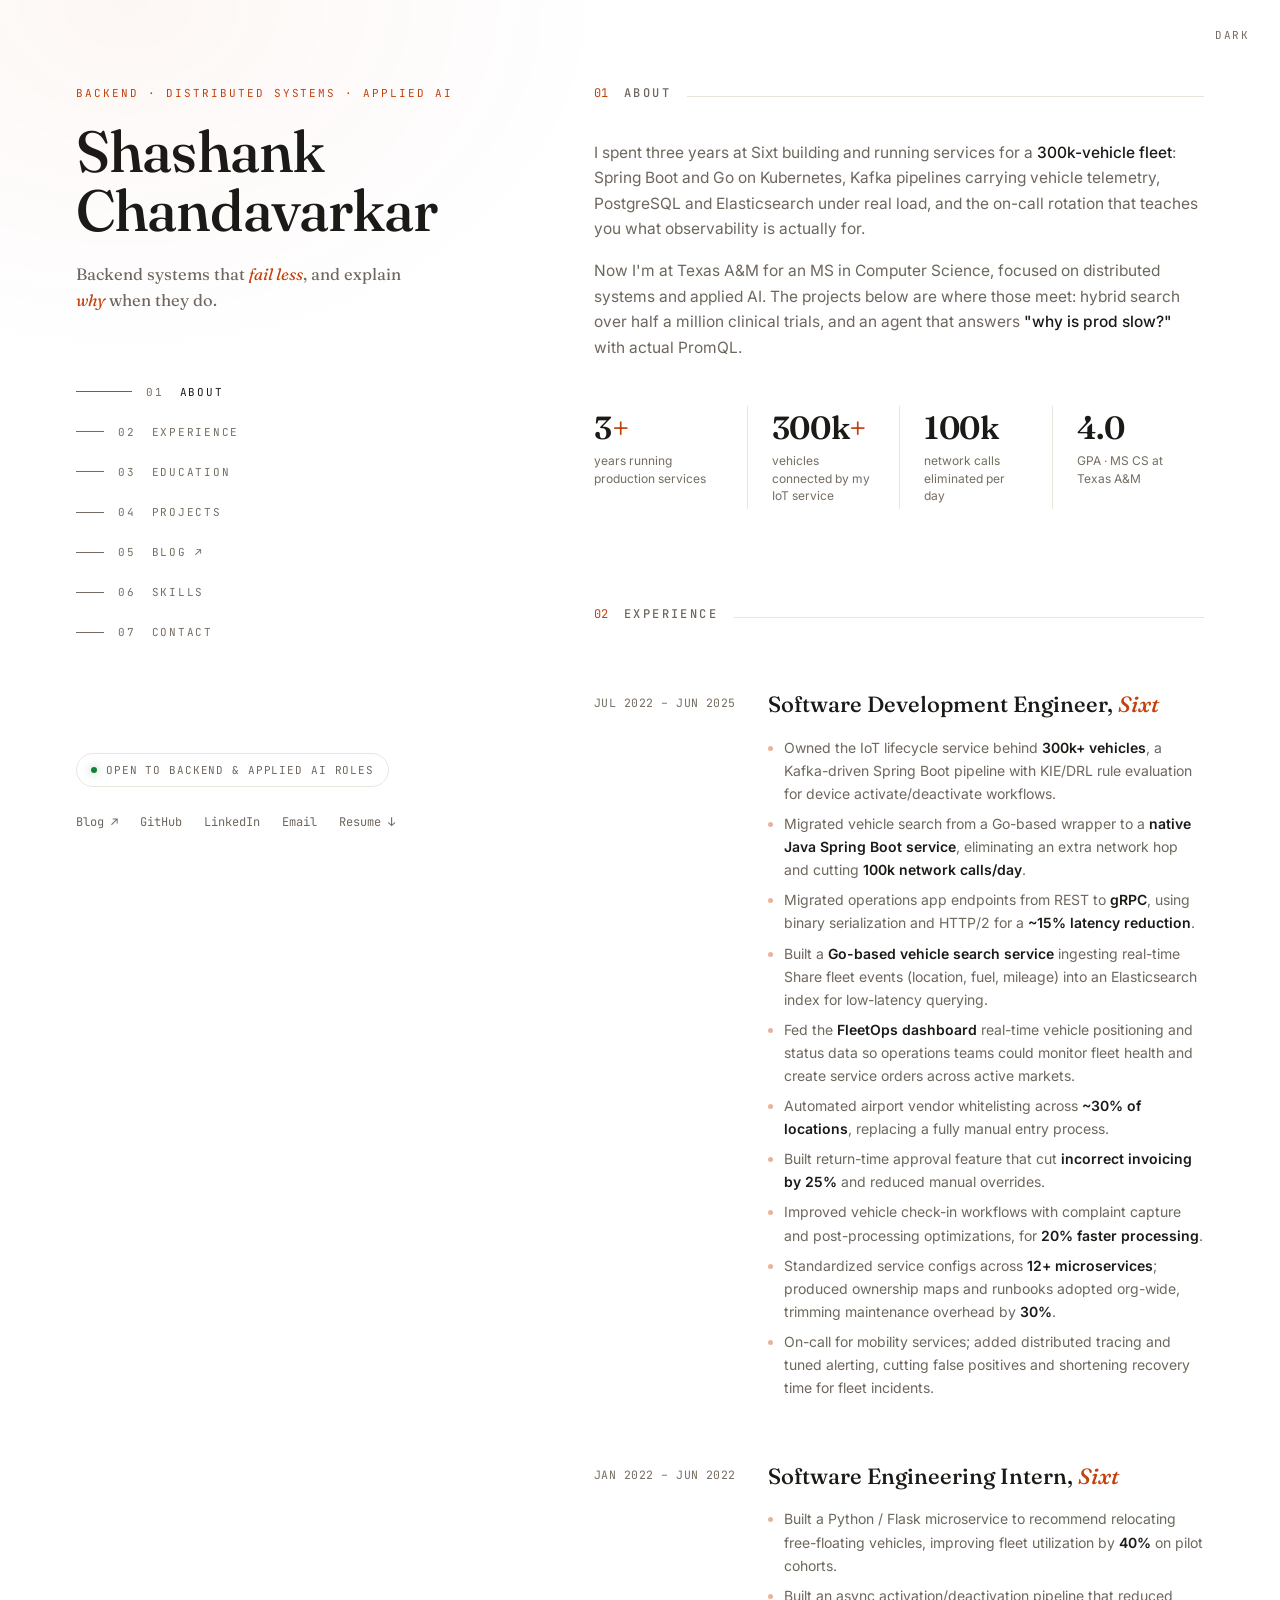
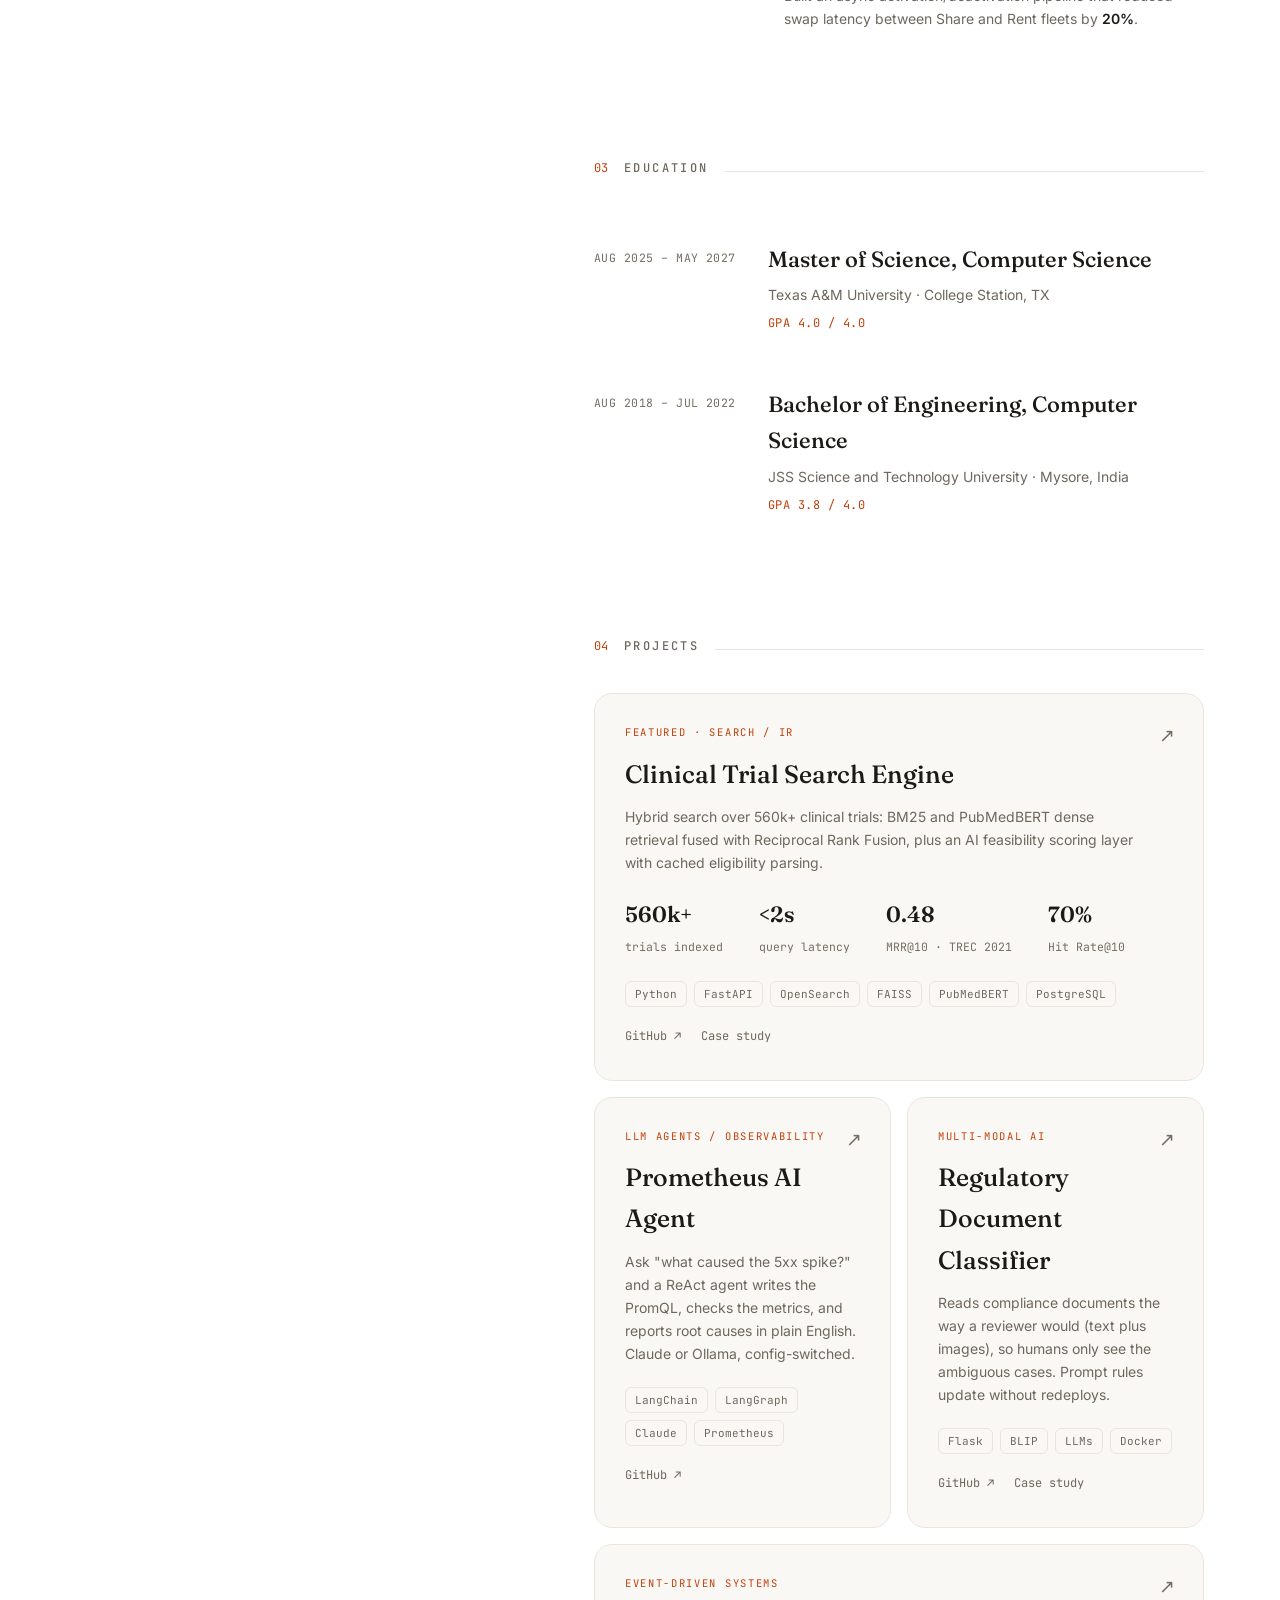
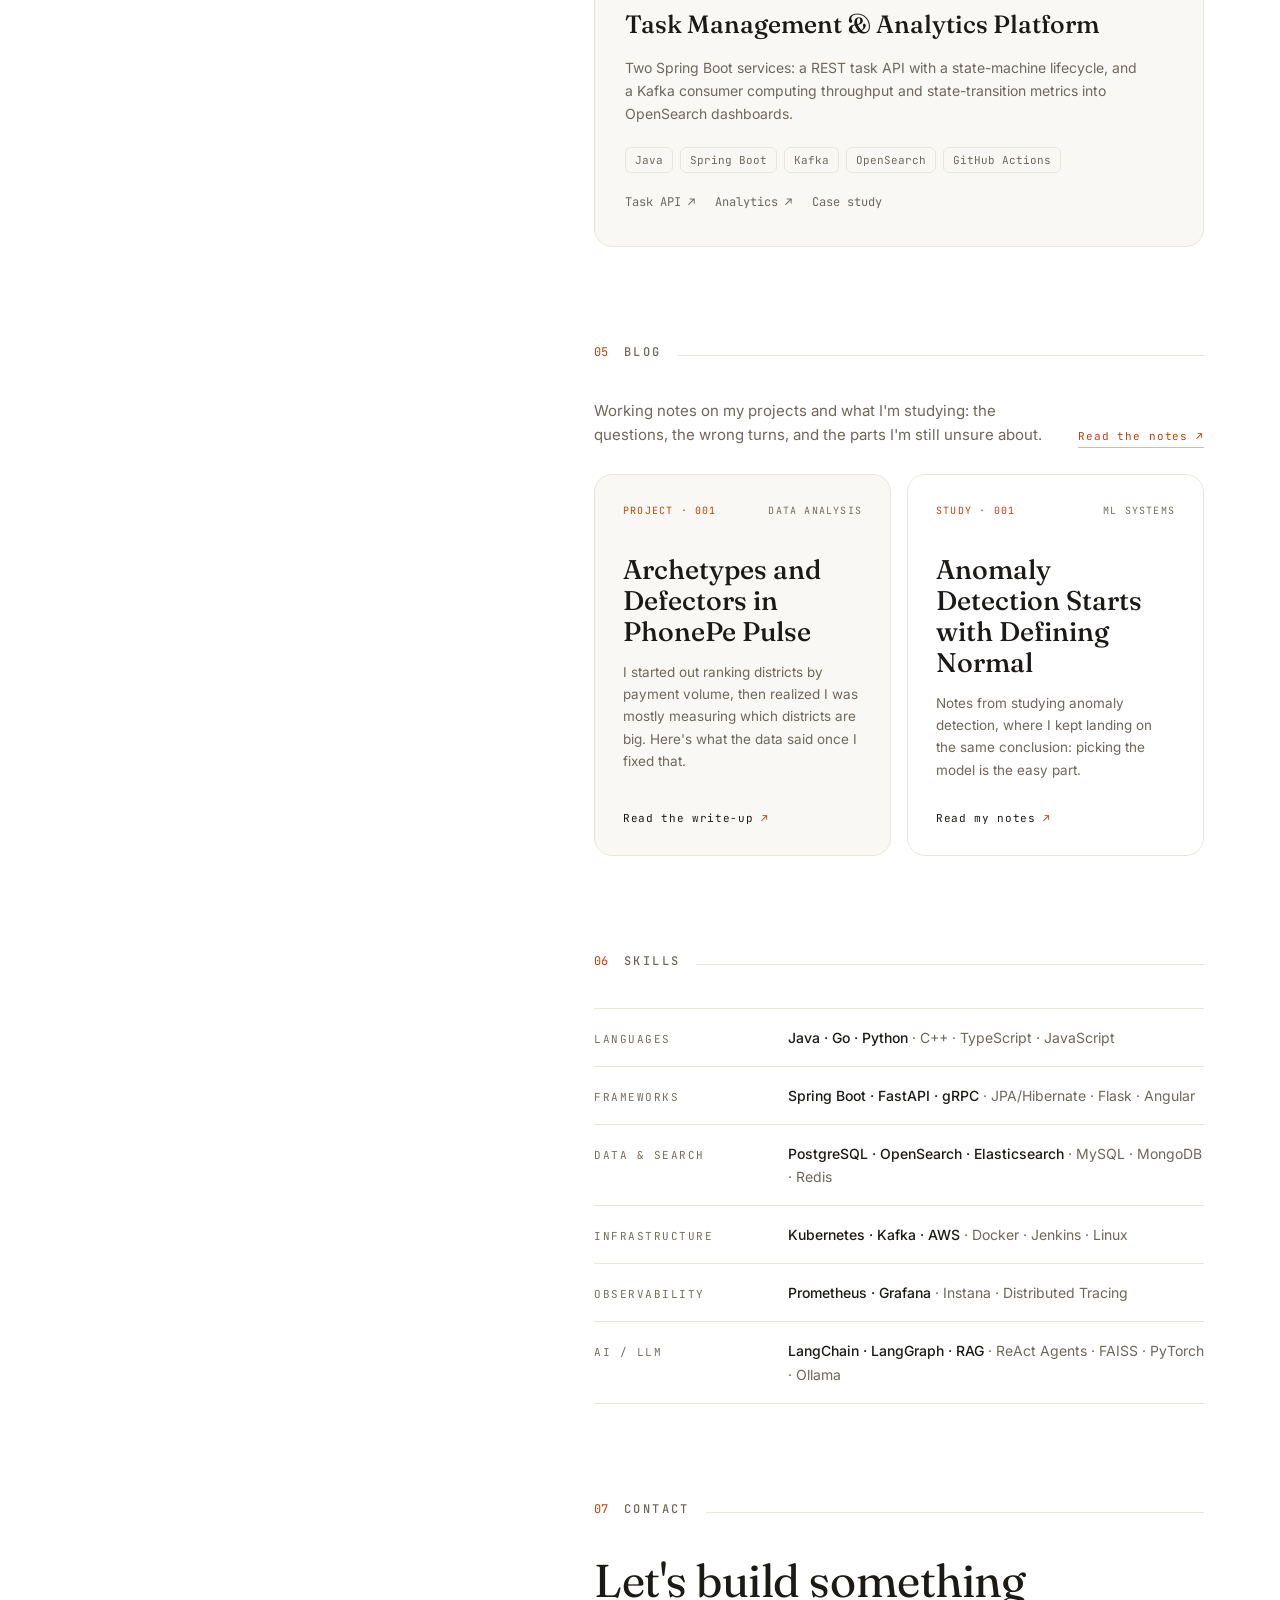
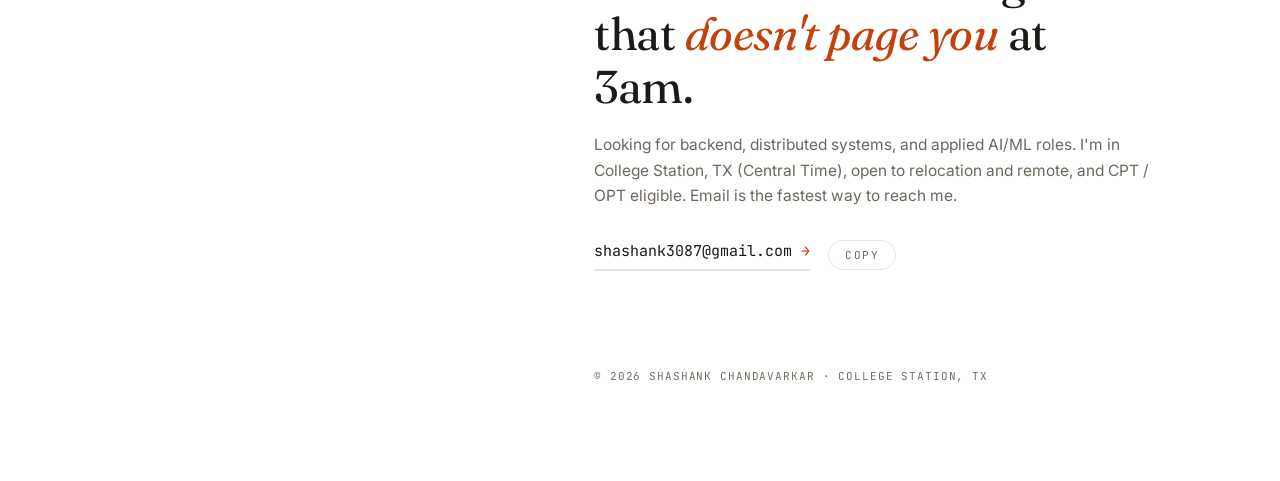
<file: index.html>
<!doctype html>
<html lang="en">
<head>
  <meta charset="utf-8" />
  <meta name="viewport" content="width=device-width, initial-scale=1" />
  <title>Shashank Chandavarkar | Backend Engineer</title>
  <meta name="description" content="Shashank Chandavarkar, backend engineer. Java, Go, and Python services, Kafka pipelines, and applied AI. MS CS at Texas A&amp;M." />
  <meta name="theme-color" content="#ffffff" />
  <meta property="og:title" content="Shashank Chandavarkar | Backend Engineer" />
  <meta property="og:description" content="Backend systems that fail less, and explain why when they do. Java, Go, Python, Kafka, and applied AI." />
  <meta property="og:type" content="website" />
  <meta property="og:url" content="https://shashankc10.github.io/" />
  <link rel="icon" href="data:image/svg+xml,%3Csvg xmlns='http://www.w3.org/2000/svg' viewBox='0 0 100 100'%3E%3Crect x='27' y='27' width='46' height='46' transform='rotate(45 50 50)' fill='%23c2410c'/%3E%3C/svg%3E" />
  <link rel="preconnect" href="https://fonts.googleapis.com">
  <link rel="preconnect" href="https://fonts.gstatic.com" crossorigin>
  <link href="https://fonts.googleapis.com/css2?family=Fraunces:ital,opsz,wght@0,9..144,400;0,9..144,500;0,9..144,600;1,9..144,400;1,9..144,500&amp;family=Inter:wght@400;500;600&amp;family=JetBrains+Mono:wght@400;500&amp;display=swap" rel="stylesheet">
  <link rel="stylesheet" href="styles.css">
</head>

<body>
  <a class="skip" href="#main">Skip to content</a>
  <div class="progress" aria-hidden="true"><span id="progressBar"></span></div>
  <button id="themeToggle" type="button" aria-label="Toggle dark mode">DARK</button>

  <div class="shell">

    <!-- ── Left rail ── -->
    <aside>
      <div>
        <div class="kicker">Backend · Distributed Systems · Applied AI</div>
        <h1>Shashank<br>Chandavarkar</h1>
        <p class="tagline">Backend systems that <em>fail less</em>, and explain <em>why</em> when they do.</p>
        <nav class="lnav" aria-label="Sections">
          <a href="#about"><span class="n">01</span> About</a>
          <a href="#experience"><span class="n">02</span> Experience</a>
          <a href="#education"><span class="n">03</span> Education</a>
          <a href="#projects"><span class="n">04</span> Projects</a>
          <a href="blog/index.html"><span class="n">05</span> Blog ↗</a>
          <a href="#skills"><span class="n">06</span> Skills</a>
          <a href="#contact"><span class="n">07</span> Contact</a>
        </nav>
      </div>
      <div class="rail-bottom">
        <div class="badge"><span class="dot"></span> OPEN TO BACKEND &amp; APPLIED AI ROLES</div>
        <div class="socials">
          <a href="blog/index.html">Blog ↗</a>
          <a href="https://github.com/ShashankC10" target="_blank" rel="noopener">GitHub</a>
          <a href="https://www.linkedin.com/in/shashank-chandavarkar" target="_blank" rel="noopener">LinkedIn</a>
          <a href="mailto:shashank3087@gmail.com">Email</a>
          <a href="Shashank_Chandavarkar.pdf" target="_blank" rel="noopener">Resume ↓</a>
        </div>
      </div>
    </aside>

    <!-- ── Content ── -->
    <main id="main" class="content" tabindex="-1">

      <section id="about" class="about fade-up">
        <div class="sec-h"><span class="num">01</span><h2>About</h2></div>
        <p>I spent three years at Sixt building and running services for a <em>300k-vehicle fleet</em>:
          Spring Boot and Go on Kubernetes, Kafka pipelines carrying vehicle telemetry, PostgreSQL and
          Elasticsearch under real load, and the on-call rotation that teaches you what observability
          is actually for.</p>
        <p>Now I'm at Texas A&amp;M for an MS in Computer Science, focused on distributed systems and
          applied AI. The projects below are where those meet: hybrid search over half a million
          clinical trials, and an agent that answers <em>"why is prod slow?"</em> with actual PromQL.</p>
        <div class="stats">
          <div class="stat"><b><span class="cnt" data-count="3">3</span><i>+</i></b><span>years running production services</span></div>
          <div class="stat"><b><span class="cnt" data-count="300" data-suffix="k">300k</span><i>+</i></b><span>vehicles connected by my IoT service</span></div>
          <div class="stat"><b><span class="cnt" data-count="100" data-suffix="k">100k</span></b><span>network calls eliminated per day</span></div>
          <div class="stat"><b><span class="cnt" data-count="4.0" data-decimals="1">4.0</span></b><span>GPA · MS CS at Texas A&amp;M</span></div>
        </div>
      </section>

      <section id="experience" class="fade-up">
        <div class="sec-h"><span class="num">02</span><h2>Experience</h2></div>
        <div class="xp">
          <div class="when">JUL 2022 – JUN 2025</div>
          <div>
            <h3>Software Development Engineer, <span class="co">Sixt</span></h3>
            <ul>
              <li>Owned the IoT lifecycle service behind <b>300k+ vehicles</b>, a Kafka-driven Spring Boot pipeline with KIE/DRL rule evaluation for device activate/deactivate workflows.</li>
              <li>Migrated vehicle search from a Go-based wrapper to a <b>native Java Spring Boot service</b>, eliminating an extra network hop and cutting <b>100k network calls/day</b>.</li>
              <li>Migrated operations app endpoints from REST to <b>gRPC</b>, using binary serialization and HTTP/2 for a <b>~15% latency reduction</b>.</li>
              <li>Built a <b>Go-based vehicle search service</b> ingesting real-time Share fleet events (location, fuel, mileage) into an Elasticsearch index for low-latency querying.</li>
              <li>Fed the <b>FleetOps dashboard</b> real-time vehicle positioning and status data so operations teams could monitor fleet health and create service orders across active markets.</li>
              <li>Automated airport vendor whitelisting across <b>~30% of locations</b>, replacing a fully manual entry process.</li>
              <li>Built return-time approval feature that cut <b>incorrect invoicing by 25%</b> and reduced manual overrides.</li>
              <li>Improved vehicle check-in workflows with complaint capture and post-processing optimizations, for <b>20% faster processing</b>.</li>
              <li>Standardized service configs across <b>12+ microservices</b>; produced ownership maps and runbooks adopted org-wide, trimming maintenance overhead by <b>30%</b>.</li>
              <li>On-call for mobility services; added distributed tracing and tuned alerting, cutting false positives and shortening recovery time for fleet incidents.</li>
            </ul>
          </div>
        </div>
        <div class="xp">
          <div class="when">JAN 2022 – JUN 2022</div>
          <div>
            <h3>Software Engineering Intern, <span class="co">Sixt</span></h3>
            <ul>
              <li>Built a Python / Flask microservice to recommend relocating free-floating vehicles, improving fleet utilization by <b>40%</b> on pilot cohorts.</li>
              <li>Built an async activation/deactivation pipeline that reduced swap latency between Share and Rent fleets by <b>20%</b>.</li>
            </ul>
          </div>
        </div>
      </section>

      <section id="education" class="fade-up">
        <div class="sec-h"><span class="num">03</span><h2>Education</h2></div>
        <div class="xp">
          <div class="when">AUG 2025 – MAY 2027</div>
          <div>
            <h3>Master of Science, Computer Science</h3>
            <div class="sub">Texas A&amp;M University · College Station, TX</div>
            <div class="gpa">GPA 4.0 / 4.0</div>
          </div>
        </div>
        <div class="xp">
          <div class="when">AUG 2018 – JUL 2022</div>
          <div>
            <h3>Bachelor of Engineering, Computer Science</h3>
            <div class="sub">JSS Science and Technology University · Mysore, India</div>
            <div class="gpa">GPA 3.8 / 4.0</div>
          </div>
        </div>
      </section>

      <section id="projects" class="fade-up">
        <div class="sec-h"><span class="num">04</span><h2>Projects</h2></div>
        <div class="bento">
          <div class="pcard wide">
            <a class="parrow" href="https://github.com/ShashankC10/Clinical-Trial-SearchEngine" target="_blank" rel="noopener" aria-label="Clinical Trial Search Engine on GitHub">↗</a>
            <div class="ptag">Featured · Search / IR</div>
            <h3>Clinical Trial Search Engine</h3>
            <p>Hybrid search over 560k+ clinical trials: BM25 and PubMedBERT dense retrieval fused with
              Reciprocal Rank Fusion, plus an AI feasibility scoring layer with cached eligibility parsing.</p>
            <div class="pmetrics">
              <div><b>560k+</b><span>trials indexed</span></div>
              <div><b>&lt;2s</b><span>query latency</span></div>
              <div><b>0.48</b><span>MRR@10 · TREC 2021</span></div>
              <div><b>70%</b><span>Hit Rate@10</span></div>
            </div>
            <div class="ptech"><code>Python</code><code>FastAPI</code><code>OpenSearch</code><code>FAISS</code><code>PubMedBERT</code><code>PostgreSQL</code></div>
            <div class="plinks">
              <a href="https://github.com/ShashankC10/Clinical-Trial-SearchEngine" target="_blank" rel="noopener">GitHub ↗</a>
              <a href="https://github.com/ShashankC10/Clinical-Trial-SearchEngine#readme" target="_blank" rel="noopener">Case study</a>
            </div>
          </div>
          <div class="pcard">
            <a class="parrow" href="https://github.com/ShashankC10/prometheus-ai-agent" target="_blank" rel="noopener" aria-label="Prometheus AI Agent on GitHub">↗</a>
            <div class="ptag">LLM Agents / Observability</div>
            <h3>Prometheus AI Agent</h3>
            <p>Ask "what caused the 5xx spike?" and a ReAct agent writes the PromQL, checks the metrics,
              and reports root causes in plain English. Claude or Ollama, config-switched.</p>
            <div class="ptech"><code>LangChain</code><code>LangGraph</code><code>Claude</code><code>Prometheus</code></div>
            <div class="plinks">
              <a href="https://github.com/ShashankC10/prometheus-ai-agent" target="_blank" rel="noopener">GitHub ↗</a>
            </div>
          </div>
          <div class="pcard">
            <a class="parrow" href="https://github.com/ShashankC10/Regulatory-document-classifier" target="_blank" rel="noopener" aria-label="Regulatory Document Classifier on GitHub">↗</a>
            <div class="ptag">Multi-modal AI</div>
            <h3>Regulatory Document Classifier</h3>
            <p>Reads compliance documents the way a reviewer would (text plus images), so humans
              only see the ambiguous cases. Prompt rules update without redeploys.</p>
            <div class="ptech"><code>Flask</code><code>BLIP</code><code>LLMs</code><code>Docker</code></div>
            <div class="plinks">
              <a href="https://github.com/ShashankC10/Regulatory-document-classifier" target="_blank" rel="noopener">GitHub ↗</a>
              <a href="https://github.com/ShashankC10/Regulatory-document-classifier#readme" target="_blank" rel="noopener">Case study</a>
            </div>
          </div>
          <div class="pcard wide">
            <a class="parrow" href="https://github.com/ShashankC10/task-management" target="_blank" rel="noopener" aria-label="Task Management Platform on GitHub">↗</a>
            <div class="ptag">Event-driven Systems</div>
            <h3>Task Management &amp; Analytics Platform</h3>
            <p>Two Spring Boot services: a REST task API with a state-machine lifecycle, and a Kafka
              consumer computing throughput and state-transition metrics into OpenSearch dashboards.</p>
            <div class="ptech"><code>Java</code><code>Spring Boot</code><code>Kafka</code><code>OpenSearch</code><code>GitHub Actions</code></div>
            <div class="plinks">
              <a href="https://github.com/ShashankC10/task-management" target="_blank" rel="noopener">Task API ↗</a>
              <a href="https://github.com/ShashankC10/task-analytics" target="_blank" rel="noopener">Analytics ↗</a>
              <a href="https://github.com/ShashankC10/task-management#readme" target="_blank" rel="noopener">Case study</a>
            </div>
          </div>
        </div>
      </section>

      <section id="blog" class="fade-up">
        <div class="sec-h"><span class="num">05</span><h2>Blog</h2></div>
        <div class="blog-lede">
          <p>Working notes on my projects and what I'm studying: the questions, the wrong turns, and the parts I'm still unsure about.</p>
          <a href="blog/index.html">Read the notes ↗</a>
        </div>
        <div class="blog-preview-grid">
          <a class="blog-preview-card" href="blog/projects/phonepe-pulse.html">
            <div class="entry-meta"><span>Project · 001</span><span>Data analysis</span></div>
            <h3>Archetypes and Defectors in PhonePe Pulse</h3>
            <p>I started out ranking districts by payment volume, then realized I was mostly measuring which districts are big. Here's what the data said once I fixed that.</p>
            <span class="entry-cta">Read the write-up <i>↗</i></span>
          </a>
          <a class="blog-preview-card study-card" href="blog/studies/anomaly-detection.html">
            <div class="entry-meta"><span>Study · 001</span><span>ML systems</span></div>
            <h3>Anomaly Detection Starts with Defining Normal</h3>
            <p>Notes from studying anomaly detection, where I kept landing on the same conclusion: picking the model is the easy part.</p>
            <span class="entry-cta">Read my notes <i>↗</i></span>
          </a>
        </div>
      </section>

      <section id="skills" class="fade-up">
        <div class="sec-h"><span class="num">06</span><h2>Skills</h2></div>
        <div>
          <div class="srow"><div class="sl">Languages</div><div class="sv"><b>Java · Go · Python</b> · C++ · TypeScript · JavaScript</div></div>
          <div class="srow"><div class="sl">Frameworks</div><div class="sv"><b>Spring Boot · FastAPI · gRPC</b> · JPA/Hibernate · Flask · Angular</div></div>
          <div class="srow"><div class="sl">Data &amp; Search</div><div class="sv"><b>PostgreSQL · OpenSearch · Elasticsearch</b> · MySQL · MongoDB · Redis</div></div>
          <div class="srow"><div class="sl">Infrastructure</div><div class="sv"><b>Kubernetes · Kafka · AWS</b> · Docker · Jenkins · Linux</div></div>
          <div class="srow"><div class="sl">Observability</div><div class="sv"><b>Prometheus · Grafana</b> · Instana · Distributed Tracing</div></div>
          <div class="srow"><div class="sl">AI / LLM</div><div class="sv"><b>LangChain · LangGraph · RAG</b> · ReAct Agents · FAISS · PyTorch · Ollama</div></div>
        </div>
      </section>

      <section id="contact" class="contact fade-up">
        <div class="sec-h"><span class="num">07</span><h2>Contact</h2></div>
        <div class="big">Let's build something that <em>doesn't page you</em> at 3am.</div>
        <p>Looking for backend, distributed systems, and applied AI/ML roles. I'm in College Station, TX
          (Central Time), open to relocation and remote, and CPT / OPT eligible. Email is the fastest
          way to reach me.</p>
        <div class="mailrow">
          <a class="bigmail" href="mailto:shashank3087@gmail.com">shashank3087@gmail.com <span class="ar">→</span></a>
          <button id="copyEmail" class="copybtn" type="button" title="Copy email address">COPY</button>
        </div>
      </section>

      <footer>© <span id="year"></span> SHASHANK CHANDAVARKAR · COLLEGE STATION, TX</footer>
    </main>
  </div>

  <div id="toast" role="status" aria-live="polite"></div>
  <button id="toTop" type="button" aria-label="Back to top">↑</button>

  <script src="script.js"></script>
    <!-- Cloudflare Web Analytics --><script type='module' src='https://static.cloudflareinsights.com/beacon.min.js' data-cf-beacon='{"token": "872f78c4c81649f797d34ed2ab666db1"}'></script><!-- End Cloudflare Web Analytics -->
  </body>
</html>
</file>
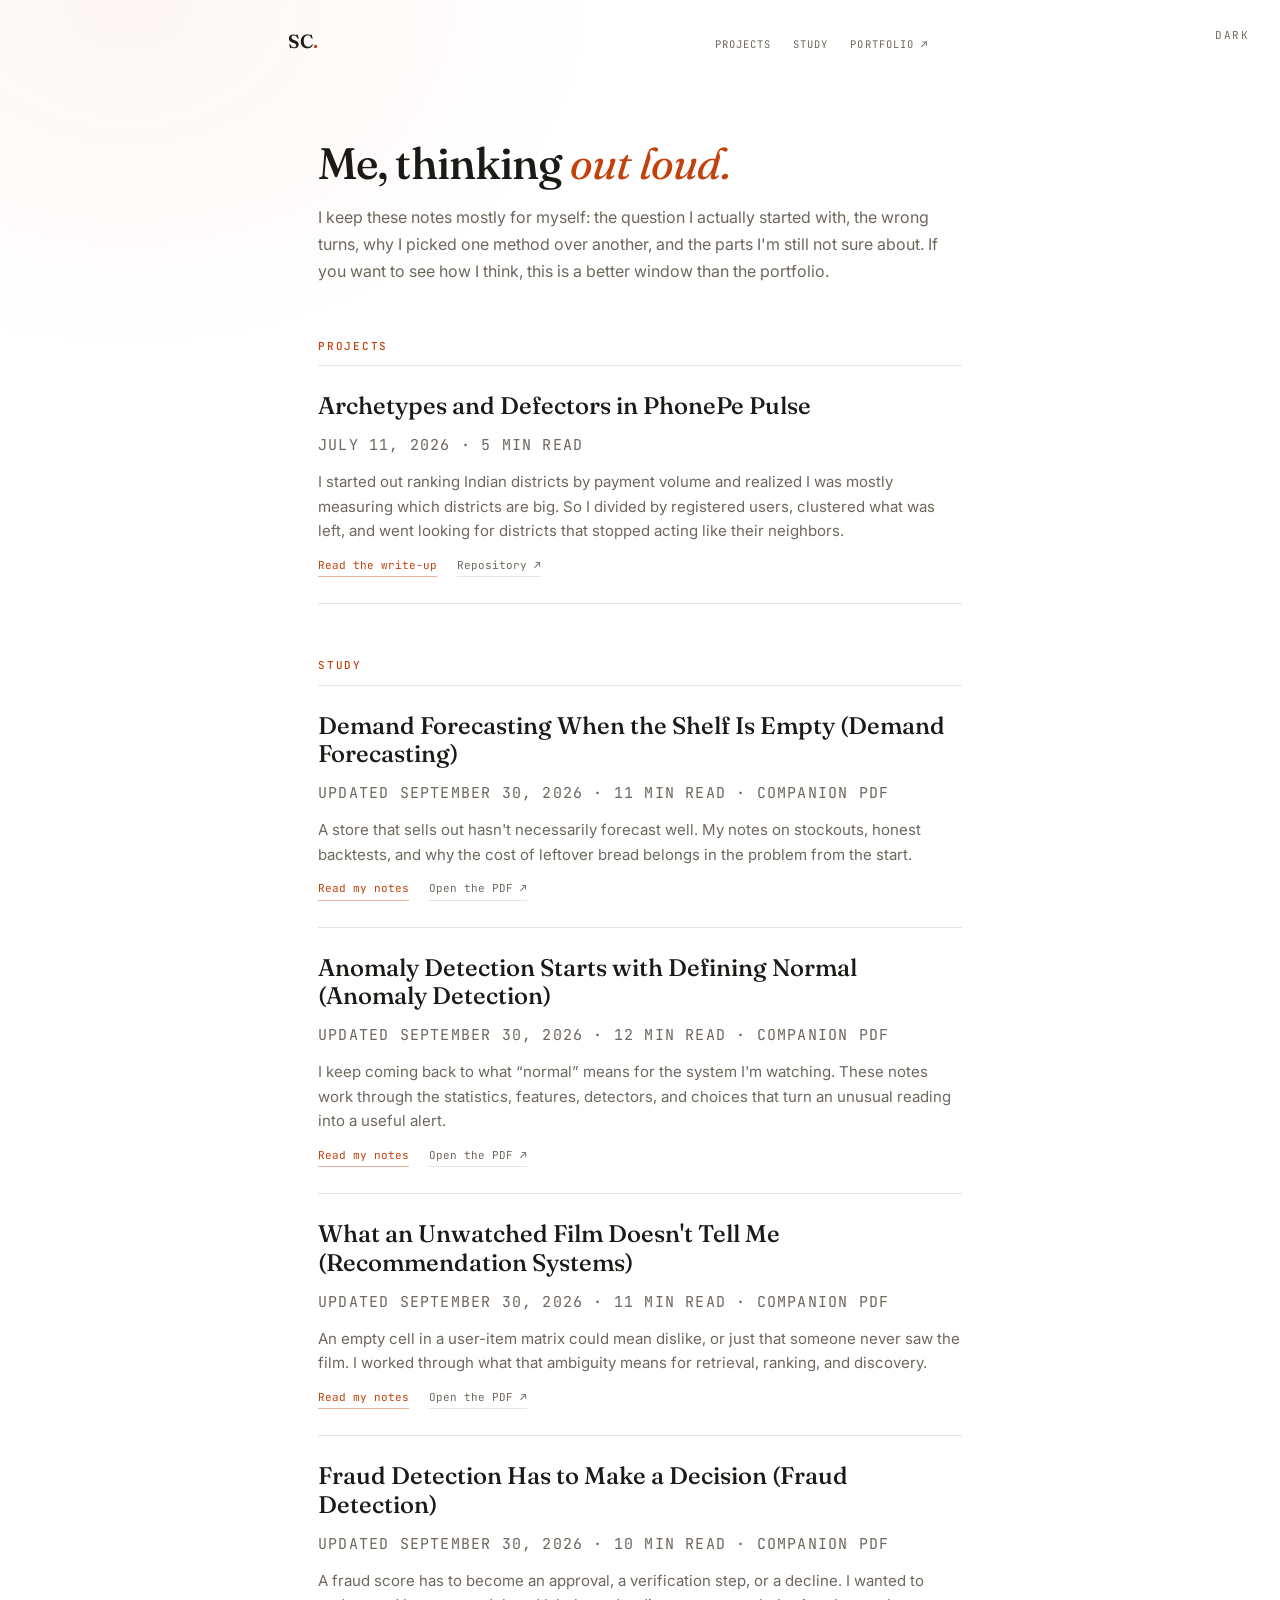
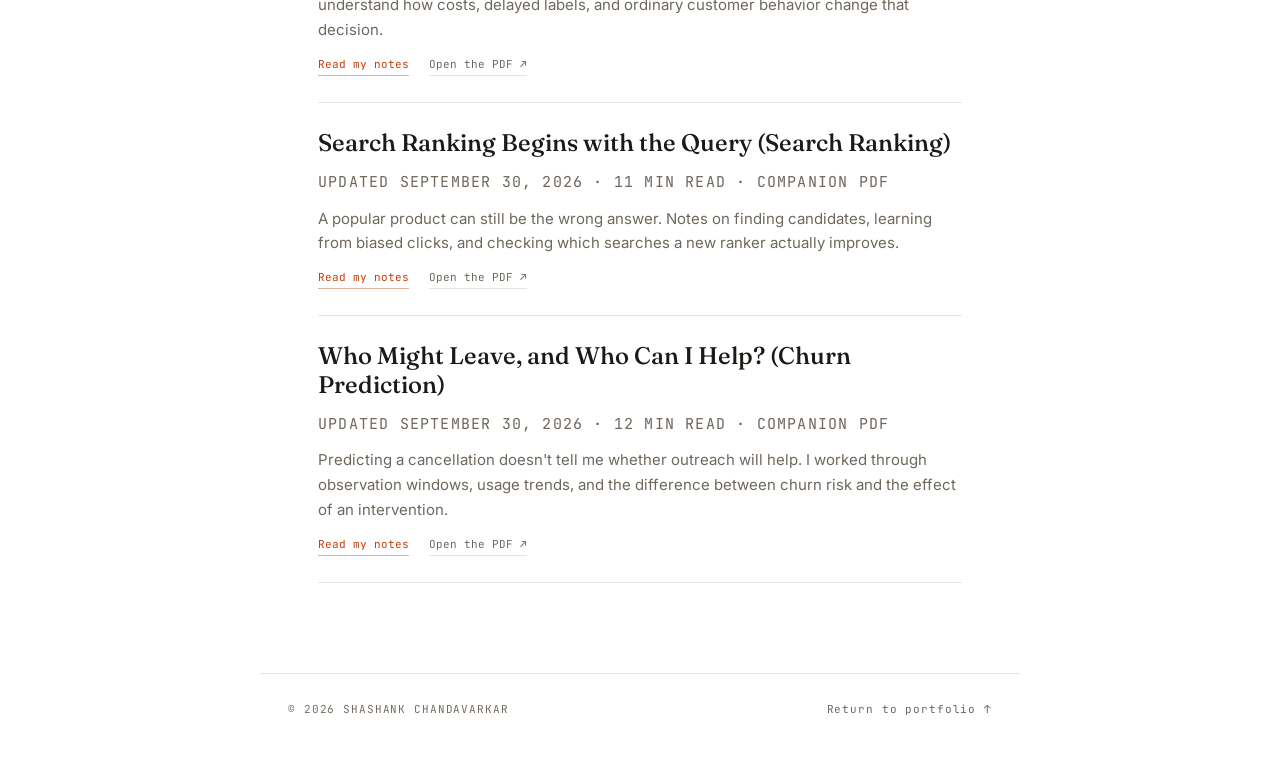
<file: blog/index.html>
<!doctype html>
<html lang="en">
<head>
  <meta charset="utf-8" />
  <meta name="viewport" content="width=device-width, initial-scale=1" />
  <title>Blog | Shashank Chandavarkar</title>
  <meta name="description" content="Shashank Chandavarkar's working notes on data, backend systems, and applied AI: the questions, wrong turns, and honest limits behind the projects." />
  <meta name="theme-color" content="#ffffff" />
  <meta property="og:title" content="Blog | Shashank Chandavarkar" />
  <meta property="og:description" content="Working notes on projects and study: the questions, the wrong turns, and the parts I'm still unsure about." />
  <meta property="og:type" content="website" />
  <meta property="og:url" content="https://shashankc10.github.io/blog/" />
  <link rel="icon" href="data:image/svg+xml,%3Csvg xmlns='http://www.w3.org/2000/svg' viewBox='0 0 100 100'%3E%3Crect x='27' y='27' width='46' height='46' transform='rotate(45 50 50)' fill='%23c2410c'/%3E%3C/svg%3E" />
  <link rel="preconnect" href="https://fonts.googleapis.com">
  <link rel="preconnect" href="https://fonts.gstatic.com" crossorigin>
  <link href="https://fonts.googleapis.com/css2?family=Fraunces:ital,opsz,wght@0,9..144,400;0,9..144,500;0,9..144,600;1,9..144,400&amp;family=Inter:wght@400;500;600&amp;family=JetBrains+Mono:wght@400;500&amp;display=swap" rel="stylesheet">
  <link rel="stylesheet" href="../styles.css">
  <link rel="stylesheet" href="blog.css">
</head>
<body class="blog-page">
  <a class="skip" href="#main">Skip to content</a>
  <div class="progress" aria-hidden="true"><span id="progressBar"></span></div>
  <button id="themeToggle" type="button" aria-label="Toggle dark mode">DARK</button>

  <header class="blog-topbar">
    <a class="wordmark" href="../index.html" aria-label="Back to Shashank Chandavarkar's portfolio">SC<span>.</span></a>
    <nav class="blog-nav" aria-label="Blog navigation">
      <a href="#projects">Projects</a>
      <a href="#study">Study</a>
      <a href="../index.html">Portfolio ↗</a>
    </nav>
  </header>

  <main id="main" class="blog-main">
    <header class="blog-head">
      <h1>Me, thinking <em>out loud.</em></h1>
      <p>I keep these notes mostly for myself: the question I actually started with, the wrong turns, why I picked one method over another, and the parts I'm still not sure about. If you want to see how I think, this is a better window than the portfolio.</p>
    </header>

    <section id="projects" class="post-group">
      <h2>Projects</h2>
      <ul class="post-list">
        <li>
          <h3><a href="projects/phonepe-pulse.html">Archetypes and Defectors in PhonePe Pulse</a></h3>
          <p class="post-date">July 11, 2026 · 5 min read</p>
          <p>I started out ranking Indian districts by payment volume and realized I was mostly measuring which districts are big. So I divided by registered users, clustered what was left, and went looking for districts that stopped acting like their neighbors.</p>
          <p class="post-links">
            <a href="projects/phonepe-pulse.html">Read the write-up</a>
            <a class="secondary" href="https://github.com/ShashankC10/phonePePulseEDA" target="_blank" rel="noopener">Repository ↗</a>
          </p>
        </li>
      </ul>
    </section>

    <section id="study" class="post-group">
      <h2>Study</h2>
      <ul class="post-list">
        <li>
          <h3><a href="studies/demand-forecasting.html">Demand Forecasting When the Shelf Is Empty (Demand Forecasting)</a></h3>
          <p class="post-date">Updated <time datetime="2026-09-30">September 30, 2026</time> · 11 min read · companion PDF</p>
          <p>A store that sells out hasn&#x27;t necessarily forecast well. My notes on stockouts, honest backtests, and why the cost of leftover bread belongs in the problem from the start.</p>
          <p class="post-links">
            <a href="studies/demand-forecasting.html">Read my notes</a>
            <a class="secondary" href="../assets/studies/demand-forecasting-study-notes.pdf" target="_blank" rel="noopener">Open the PDF ↗</a>
          </p>
        </li>
        <li>
          <h3><a href="studies/anomaly-detection.html">Anomaly Detection Starts with Defining Normal (Anomaly Detection)</a></h3>
          <p class="post-date">Updated <time datetime="2026-09-30">September 30, 2026</time> · 12 min read · companion PDF</p>
          <p>I keep coming back to what “normal” means for the system I'm watching. These notes work through the statistics, features, detectors, and choices that turn an unusual reading into a useful alert.</p>
          <p class="post-links">
            <a href="studies/anomaly-detection.html">Read my notes</a>
            <a class="secondary" href="../assets/studies/anomaly-detection-study-notes.pdf" target="_blank" rel="noopener">Open the PDF ↗</a>
          </p>
        </li>
        <li>
          <h3><a href="studies/recommendation-systems.html">What an Unwatched Film Doesn&#x27;t Tell Me (Recommendation Systems)</a></h3>
          <p class="post-date">Updated <time datetime="2026-09-30">September 30, 2026</time> · 11 min read · companion PDF</p>
          <p>An empty cell in a user-item matrix could mean dislike, or just that someone never saw the film. I worked through what that ambiguity means for retrieval, ranking, and discovery.</p>
          <p class="post-links">
            <a href="studies/recommendation-systems.html">Read my notes</a>
            <a class="secondary" href="../assets/studies/recommendation-systems-study-notes.pdf" target="_blank" rel="noopener">Open the PDF ↗</a>
          </p>
        </li>
        <li>
          <h3><a href="studies/fraud-detection.html">Fraud Detection Has to Make a Decision (Fraud Detection)</a></h3>
          <p class="post-date">Updated <time datetime="2026-09-30">September 30, 2026</time> · 10 min read · companion PDF</p>
          <p>A fraud score has to become an approval, a verification step, or a decline. I wanted to understand how costs, delayed labels, and ordinary customer behavior change that decision.</p>
          <p class="post-links">
            <a href="studies/fraud-detection.html">Read my notes</a>
            <a class="secondary" href="../assets/studies/fraud-detection-study-notes.pdf" target="_blank" rel="noopener">Open the PDF ↗</a>
          </p>
        </li>
        <li>
          <h3><a href="studies/search-ranking.html">Search Ranking Begins with the Query (Search Ranking)</a></h3>
          <p class="post-date">Updated <time datetime="2026-09-30">September 30, 2026</time> · 11 min read · companion PDF</p>
          <p>A popular product can still be the wrong answer. Notes on finding candidates, learning from biased clicks, and checking which searches a new ranker actually improves.</p>
          <p class="post-links">
            <a href="studies/search-ranking.html">Read my notes</a>
            <a class="secondary" href="../assets/studies/search-ranking-study-notes.pdf" target="_blank" rel="noopener">Open the PDF ↗</a>
          </p>
        </li>
        <li>
          <h3><a href="studies/churn-prediction.html">Who Might Leave, and Who Can I Help? (Churn Prediction)</a></h3>
          <p class="post-date">Updated <time datetime="2026-09-30">September 30, 2026</time> · 12 min read · companion PDF</p>
          <p>Predicting a cancellation doesn&#x27;t tell me whether outreach will help. I worked through observation windows, usage trends, and the difference between churn risk and the effect of an intervention.</p>
          <p class="post-links">
            <a href="studies/churn-prediction.html">Read my notes</a>
            <a class="secondary" href="../assets/studies/churn-prediction-study-notes.pdf" target="_blank" rel="noopener">Open the PDF ↗</a>
          </p>
        </li>
      </ul>
    </section>
  </main>

  <footer class="blog-footer">
    <span>© <span id="year"></span> SHASHANK CHANDAVARKAR</span>
    <a href="../index.html">Return to portfolio ↑</a>
  </footer>
  <button id="toTop" type="button" aria-label="Back to top">↑</button>
  <script src="../script.js"></script>
    <!-- Cloudflare Web Analytics --><script type='module' src='https://static.cloudflareinsights.com/beacon.min.js' data-cf-beacon='{"token": "872f78c4c81649f797d34ed2ab666db1"}'></script><!-- End Cloudflare Web Analytics -->
  </body>
</html>
</file>
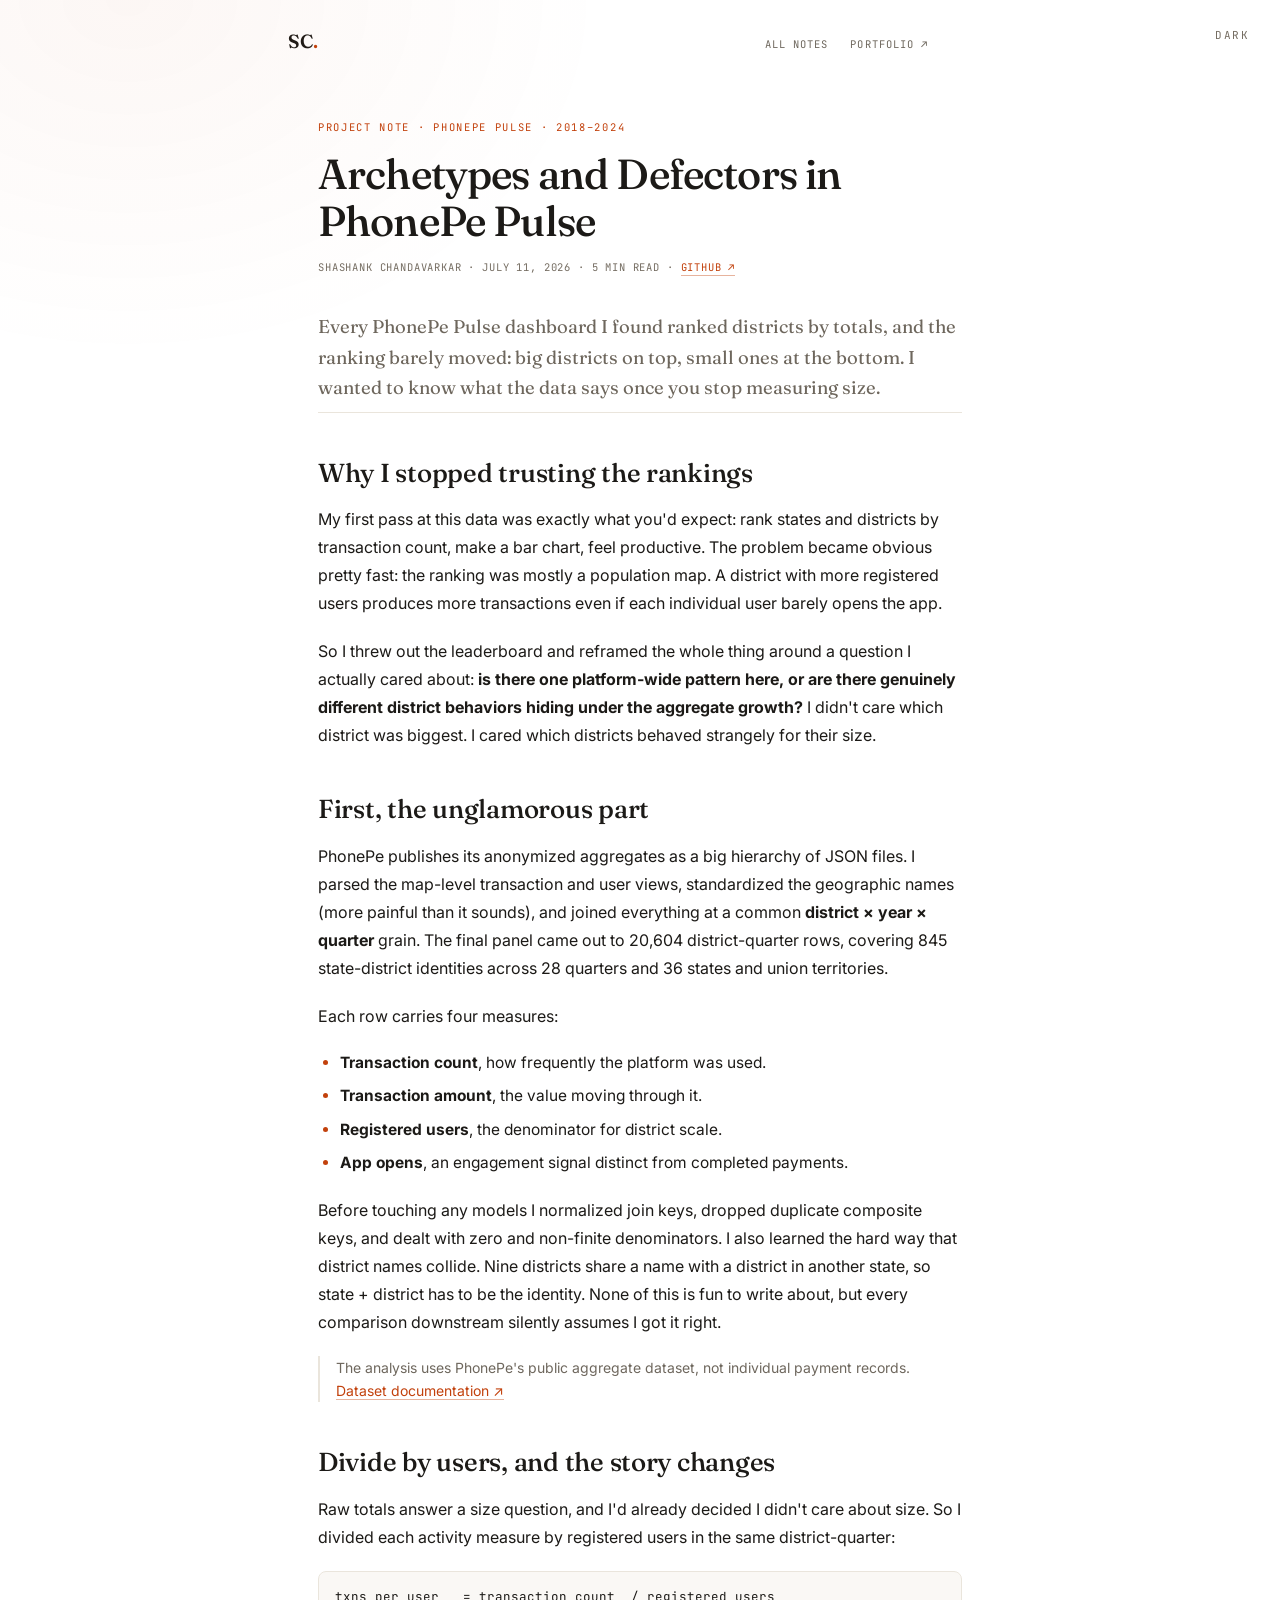
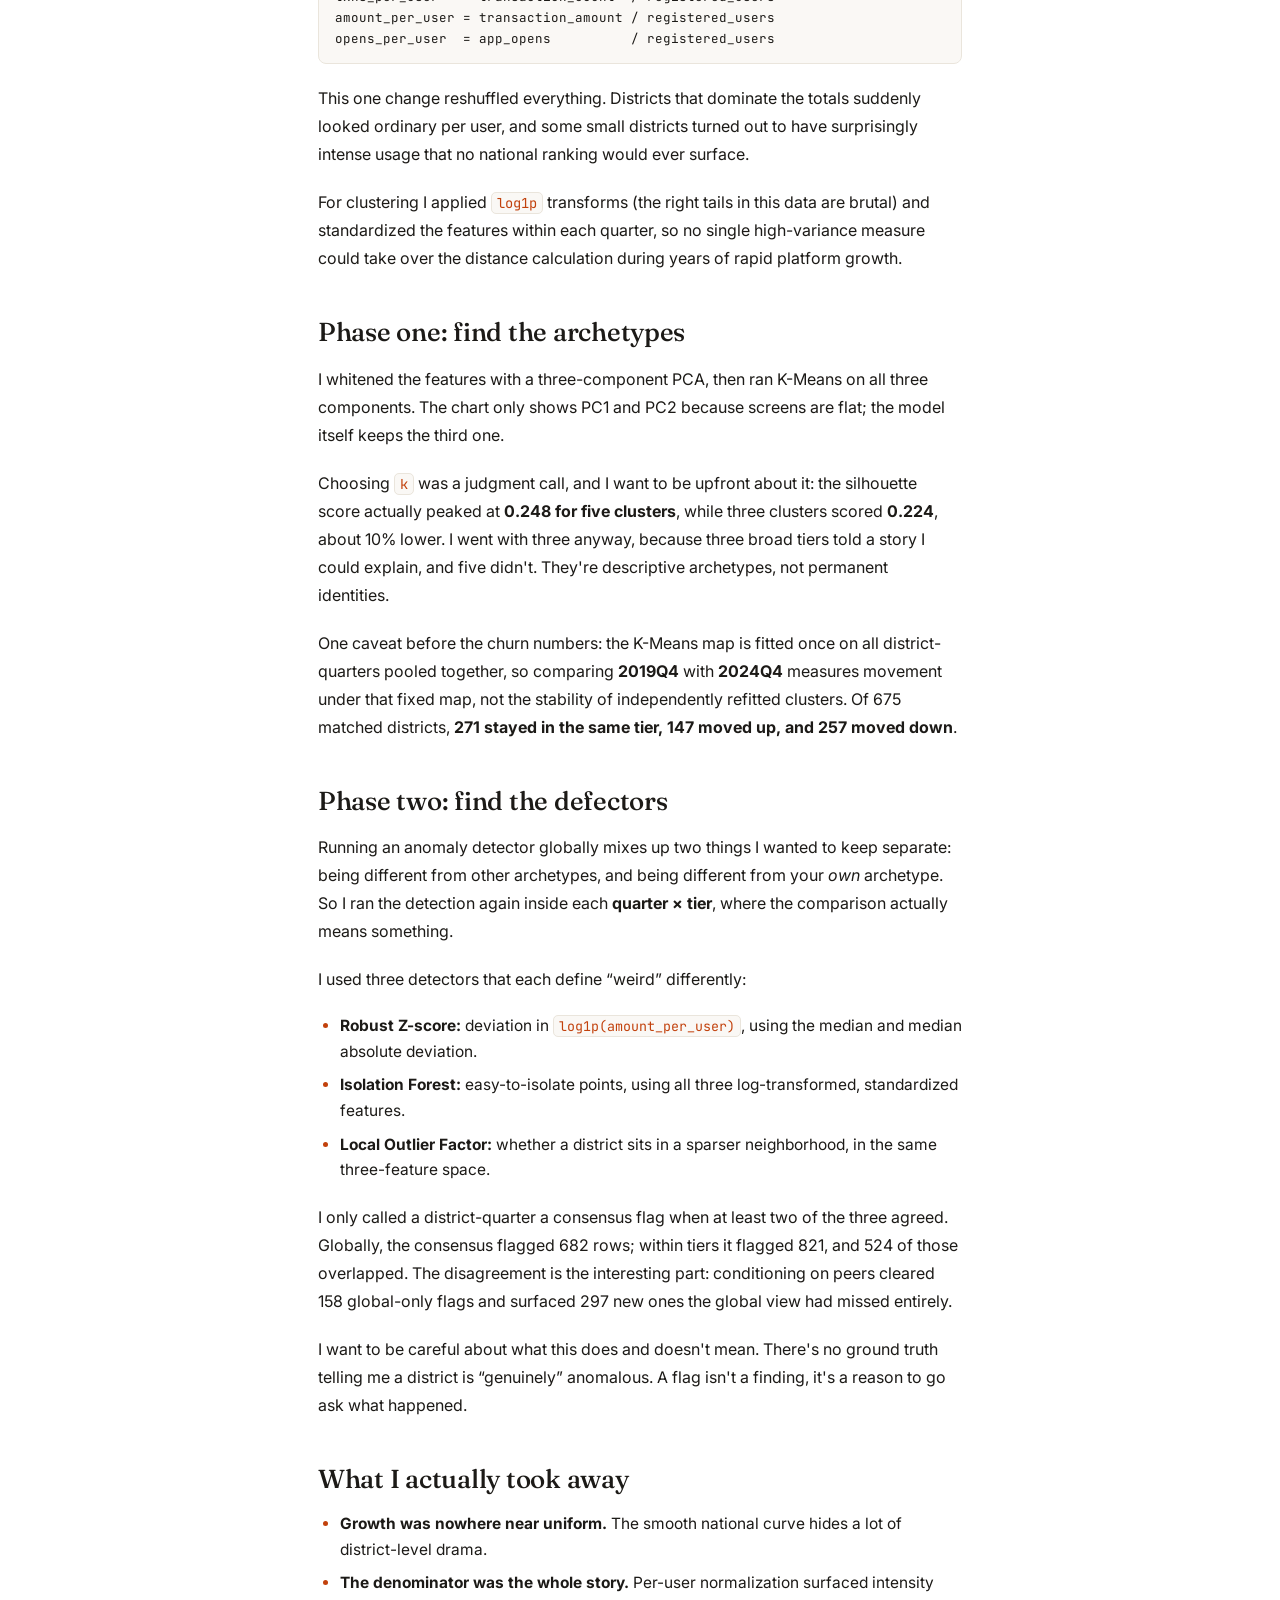
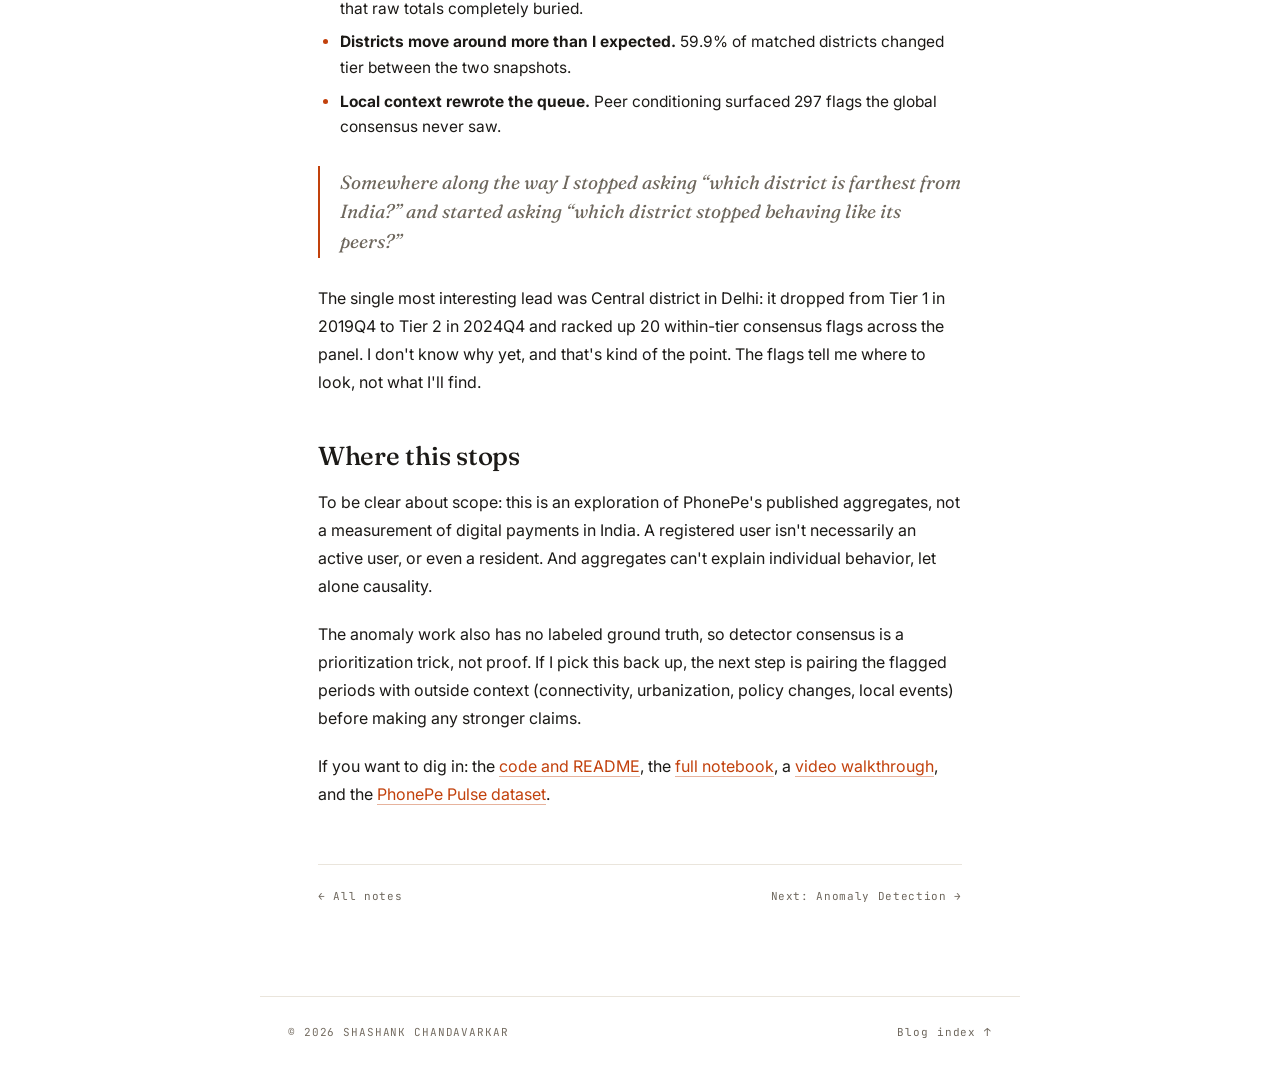
<file: blog/projects/phonepe-pulse.html>
<!doctype html>
<html lang="en">
<head>
  <meta charset="utf-8" />
  <meta name="viewport" content="width=device-width, initial-scale=1" />
  <title>Archetypes and Defectors in PhonePe Pulse | Shashank Chandavarkar</title>
  <meta name="description" content="How I adjusted district-level PhonePe Pulse activity for registered users, used K-Means to find behavioral archetypes, and detected anomalies within comparable peer groups." />
  <meta name="theme-color" content="#ffffff" />
  <meta property="og:title" content="Archetypes and Defectors in PhonePe Pulse" />
  <meta property="og:description" content="What district-level PhonePe activity looks like once you stop measuring size. 2018Q1 through 2024Q4." />
  <meta property="og:type" content="article" />
  <meta property="og:url" content="https://shashankc10.github.io/blog/projects/phonepe-pulse.html" />
  <link rel="icon" href="data:image/svg+xml,%3Csvg xmlns='http://www.w3.org/2000/svg' viewBox='0 0 100 100'%3E%3Crect x='27' y='27' width='46' height='46' transform='rotate(45 50 50)' fill='%23c2410c'/%3E%3C/svg%3E" />
  <link rel="preconnect" href="https://fonts.googleapis.com">
  <link rel="preconnect" href="https://fonts.gstatic.com" crossorigin>
  <link href="https://fonts.googleapis.com/css2?family=Fraunces:ital,opsz,wght@0,9..144,400;0,9..144,500;0,9..144,600;1,9..144,400&amp;family=Inter:wght@400;500;600&amp;family=JetBrains+Mono:wght@400;500&amp;display=swap" rel="stylesheet">
  <link rel="stylesheet" href="../../styles.css">
  <link rel="stylesheet" href="../blog.css">
</head>
<body class="blog-page">
  <a class="skip" href="#main">Skip to content</a>
  <div class="progress" aria-hidden="true"><span id="progressBar"></span></div>
  <button id="themeToggle" type="button" aria-label="Toggle dark mode">DARK</button>

  <header class="blog-topbar">
    <a class="wordmark" href="../../index.html" aria-label="Back to Shashank Chandavarkar's portfolio">SC<span>.</span></a>
    <nav class="blog-nav" aria-label="Blog navigation">
      <a href="../index.html">All notes</a>
      <a href="../../index.html">Portfolio ↗</a>
    </nav>
  </header>

  <main id="main" class="article-main">
    <article>
      <header class="post-header">
        <p class="eyebrow">Project note · PhonePe Pulse · 2018–2024</p>
        <h1>Archetypes and Defectors in PhonePe Pulse</h1>
        <p class="post-meta">Shashank Chandavarkar · <time datetime="2026-07-11">July 11, 2026</time> · 5 min read · <a href="https://github.com/ShashankC10/phonePePulseEDA" target="_blank" rel="noopener">GitHub ↗</a></p>
      </header>

      <div class="article-body">
        <p class="lede">Every PhonePe Pulse dashboard I found ranked districts by totals, and the ranking barely moved: big districts on top, small ones at the bottom. I wanted to know what the data says once you stop measuring size.</p>

        <h2>Why I stopped trusting the rankings</h2>
        <p>My first pass at this data was exactly what you'd expect: rank states and districts by transaction count, make a bar chart, feel productive. The problem became obvious pretty fast: the ranking was mostly a population map. A district with more registered users produces more transactions even if each individual user barely opens the app.</p>
        <p>So I threw out the leaderboard and reframed the whole thing around a question I actually cared about: <strong>is there one platform-wide pattern here, or are there genuinely different district behaviors hiding under the aggregate growth?</strong> I didn't care which district was biggest. I cared which districts behaved strangely for their size.</p>

        <h2>First, the unglamorous part</h2>
        <p>PhonePe publishes its anonymized aggregates as a big hierarchy of JSON files. I parsed the map-level transaction and user views, standardized the geographic names (more painful than it sounds), and joined everything at a common <strong>district × year × quarter</strong> grain. The final panel came out to 20,604 district-quarter rows, covering 845 state-district identities across 28 quarters and 36 states and union territories.</p>
        <p>Each row carries four measures:</p>
        <ul>
          <li><strong>Transaction count</strong>, how frequently the platform was used.</li>
          <li><strong>Transaction amount</strong>, the value moving through it.</li>
          <li><strong>Registered users</strong>, the denominator for district scale.</li>
          <li><strong>App opens</strong>, an engagement signal distinct from completed payments.</li>
        </ul>
        <p>Before touching any models I normalized join keys, dropped duplicate composite keys, and dealt with zero and non-finite denominators. I also learned the hard way that district names collide. Nine districts share a name with a district in another state, so state + district has to be the identity. None of this is fun to write about, but every comparison downstream silently assumes I got it right.</p>
        <p class="note">The analysis uses PhonePe's public aggregate dataset, not individual payment records. <a href="https://github.com/PhonePe/pulse" target="_blank" rel="noopener">Dataset documentation ↗</a></p>

        <h2>Divide by users, and the story changes</h2>
        <p>Raw totals answer a size question, and I'd already decided I didn't care about size. So I divided each activity measure by registered users in the same district-quarter:</p>
        <pre><code>txns_per_user   = transaction_count  / registered_users
amount_per_user = transaction_amount / registered_users
opens_per_user  = app_opens          / registered_users</code></pre>
        <p>This one change reshuffled everything. Districts that dominate the totals suddenly looked ordinary per user, and some small districts turned out to have surprisingly intense usage that no national ranking would ever surface.</p>
        <p>For clustering I applied <code>log1p</code> transforms (the right tails in this data are brutal) and standardized the features within each quarter, so no single high-variance measure could take over the distance calculation during years of rapid platform growth.</p>

        <h2>Phase one: find the archetypes</h2>
        <p>I whitened the features with a three-component PCA, then ran K-Means on all three components. The chart only shows PC1 and PC2 because screens are flat; the model itself keeps the third one.</p>
        <p>Choosing <code>k</code> was a judgment call, and I want to be upfront about it: the silhouette score actually peaked at <strong>0.248 for five clusters</strong>, while three clusters scored <strong>0.224</strong>, about 10% lower. I went with three anyway, because three broad tiers told a story I could explain, and five didn't. They're descriptive archetypes, not permanent identities.</p>
        <p>One caveat before the churn numbers: the K-Means map is fitted once on all district-quarters pooled together, so comparing <strong>2019Q4</strong> with <strong>2024Q4</strong> measures movement under that fixed map, not the stability of independently refitted clusters. Of 675 matched districts, <strong>271 stayed in the same tier, 147 moved up, and 257 moved down</strong>.</p>

        <h2>Phase two: find the defectors</h2>
        <p>Running an anomaly detector globally mixes up two things I wanted to keep separate: being different from other archetypes, and being different from your <em>own</em> archetype. So I ran the detection again inside each <strong>quarter × tier</strong>, where the comparison actually means something.</p>
        <p>I used three detectors that each define “weird” differently:</p>
        <ul>
          <li><strong>Robust Z-score:</strong> deviation in <code>log1p(amount_per_user)</code>, using the median and median absolute deviation.</li>
          <li><strong>Isolation Forest:</strong> easy-to-isolate points, using all three log-transformed, standardized features.</li>
          <li><strong>Local Outlier Factor:</strong> whether a district sits in a sparser neighborhood, in the same three-feature space.</li>
        </ul>
        <p>I only called a district-quarter a consensus flag when at least two of the three agreed. Globally, the consensus flagged 682 rows; within tiers it flagged 821, and 524 of those overlapped. The disagreement is the interesting part: conditioning on peers cleared 158 global-only flags and surfaced 297 new ones the global view had missed entirely.</p>
        <p>I want to be careful about what this does and doesn't mean. There's no ground truth telling me a district is “genuinely” anomalous. A flag isn't a finding, it's a reason to go ask what happened.</p>

        <h2>What I actually took away</h2>
        <ul>
          <li><strong>Growth was nowhere near uniform.</strong> The smooth national curve hides a lot of district-level drama.</li>
          <li><strong>The denominator was the whole story.</strong> Per-user normalization surfaced intensity that raw totals completely buried.</li>
          <li><strong>Districts move around more than I expected.</strong> 59.9% of matched districts changed tier between the two snapshots.</li>
          <li><strong>Local context rewrote the queue.</strong> Peer conditioning surfaced 297 flags the global consensus never saw.</li>
        </ul>
        <blockquote>Somewhere along the way I stopped asking “which district is farthest from India?” and started asking “which district stopped behaving like its peers?”</blockquote>
        <p>The single most interesting lead was Central district in Delhi: it dropped from Tier 1 in 2019Q4 to Tier 2 in 2024Q4 and racked up 20 within-tier consensus flags across the panel. I don't know why yet, and that's kind of the point. The flags tell me where to look, not what I'll find.</p>

        <h2>Where this stops</h2>
        <p>To be clear about scope: this is an exploration of PhonePe's published aggregates, not a measurement of digital payments in India. A registered user isn't necessarily an active user, or even a resident. And aggregates can't explain individual behavior, let alone causality.</p>
        <p>The anomaly work also has no labeled ground truth, so detector consensus is a prioritization trick, not proof. If I pick this back up, the next step is pairing the flagged periods with outside context (connectivity, urbanization, policy changes, local events) before making any stronger claims.</p>
        <p>If you want to dig in: the <a href="https://github.com/ShashankC10/phonePePulseEDA" target="_blank" rel="noopener">code and README</a>, the <a href="https://github.com/ShashankC10/phonePePulseEDA/blob/main/main_notebook.ipynb" target="_blank" rel="noopener">full notebook</a>, a <a href="https://www.youtube.com/watch?v=Z0OK7tT9yGA" target="_blank" rel="noopener">video walkthrough</a>, and the <a href="https://github.com/PhonePe/pulse" target="_blank" rel="noopener">PhonePe Pulse dataset</a>.</p>
      </div>

      <nav class="article-next" aria-label="More notes">
        <a href="../index.html">← All notes</a>
        <a href="../studies/anomaly-detection.html">Next: Anomaly Detection →</a>
      </nav>
    </article>
  </main>

  <footer class="article-footer">
    <span>© <span id="year"></span> SHASHANK CHANDAVARKAR</span>
    <a href="../index.html">Blog index ↑</a>
  </footer>
  <button id="toTop" type="button" aria-label="Back to top">↑</button>
  <script src="../../script.js"></script>
    <!-- Cloudflare Web Analytics --><script type='module' src='https://static.cloudflareinsights.com/beacon.min.js' data-cf-beacon='{"token": "872f78c4c81649f797d34ed2ab666db1"}'></script><!-- End Cloudflare Web Analytics -->
  </body>
</html>
</file>
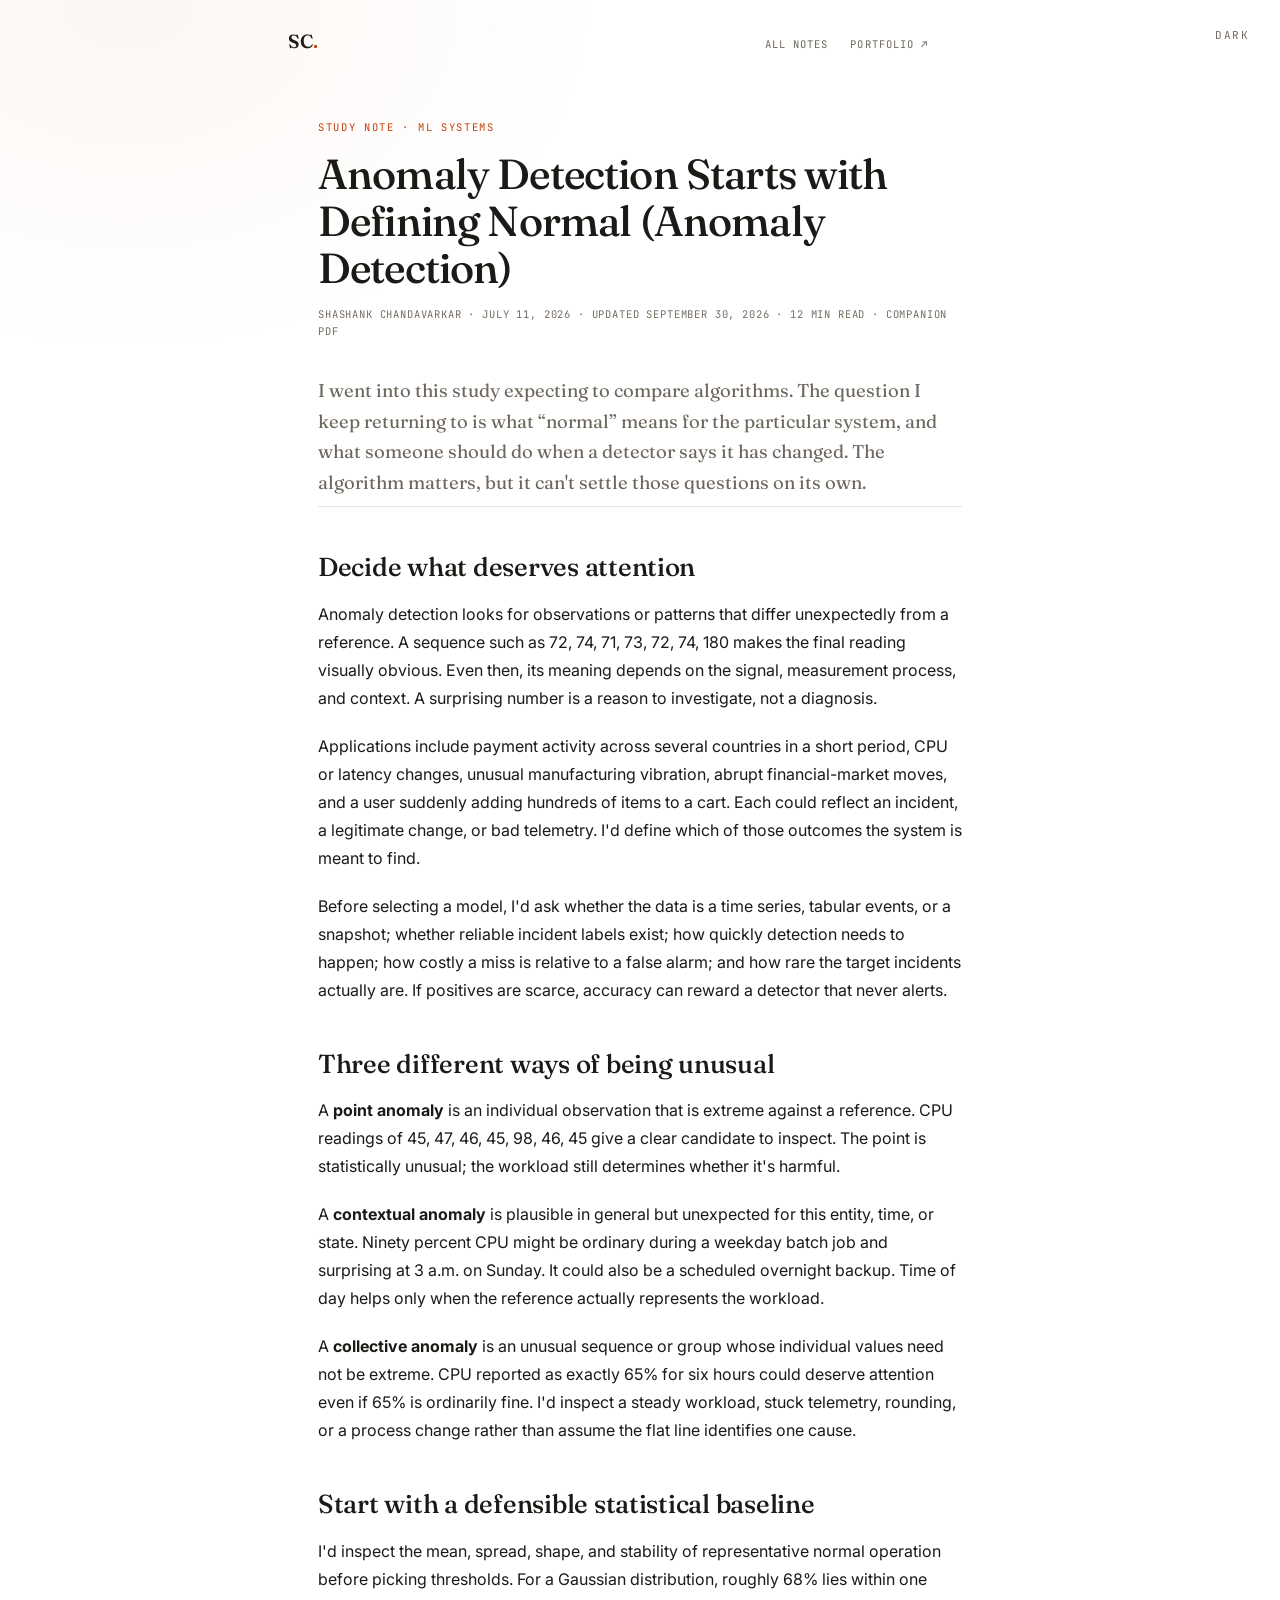
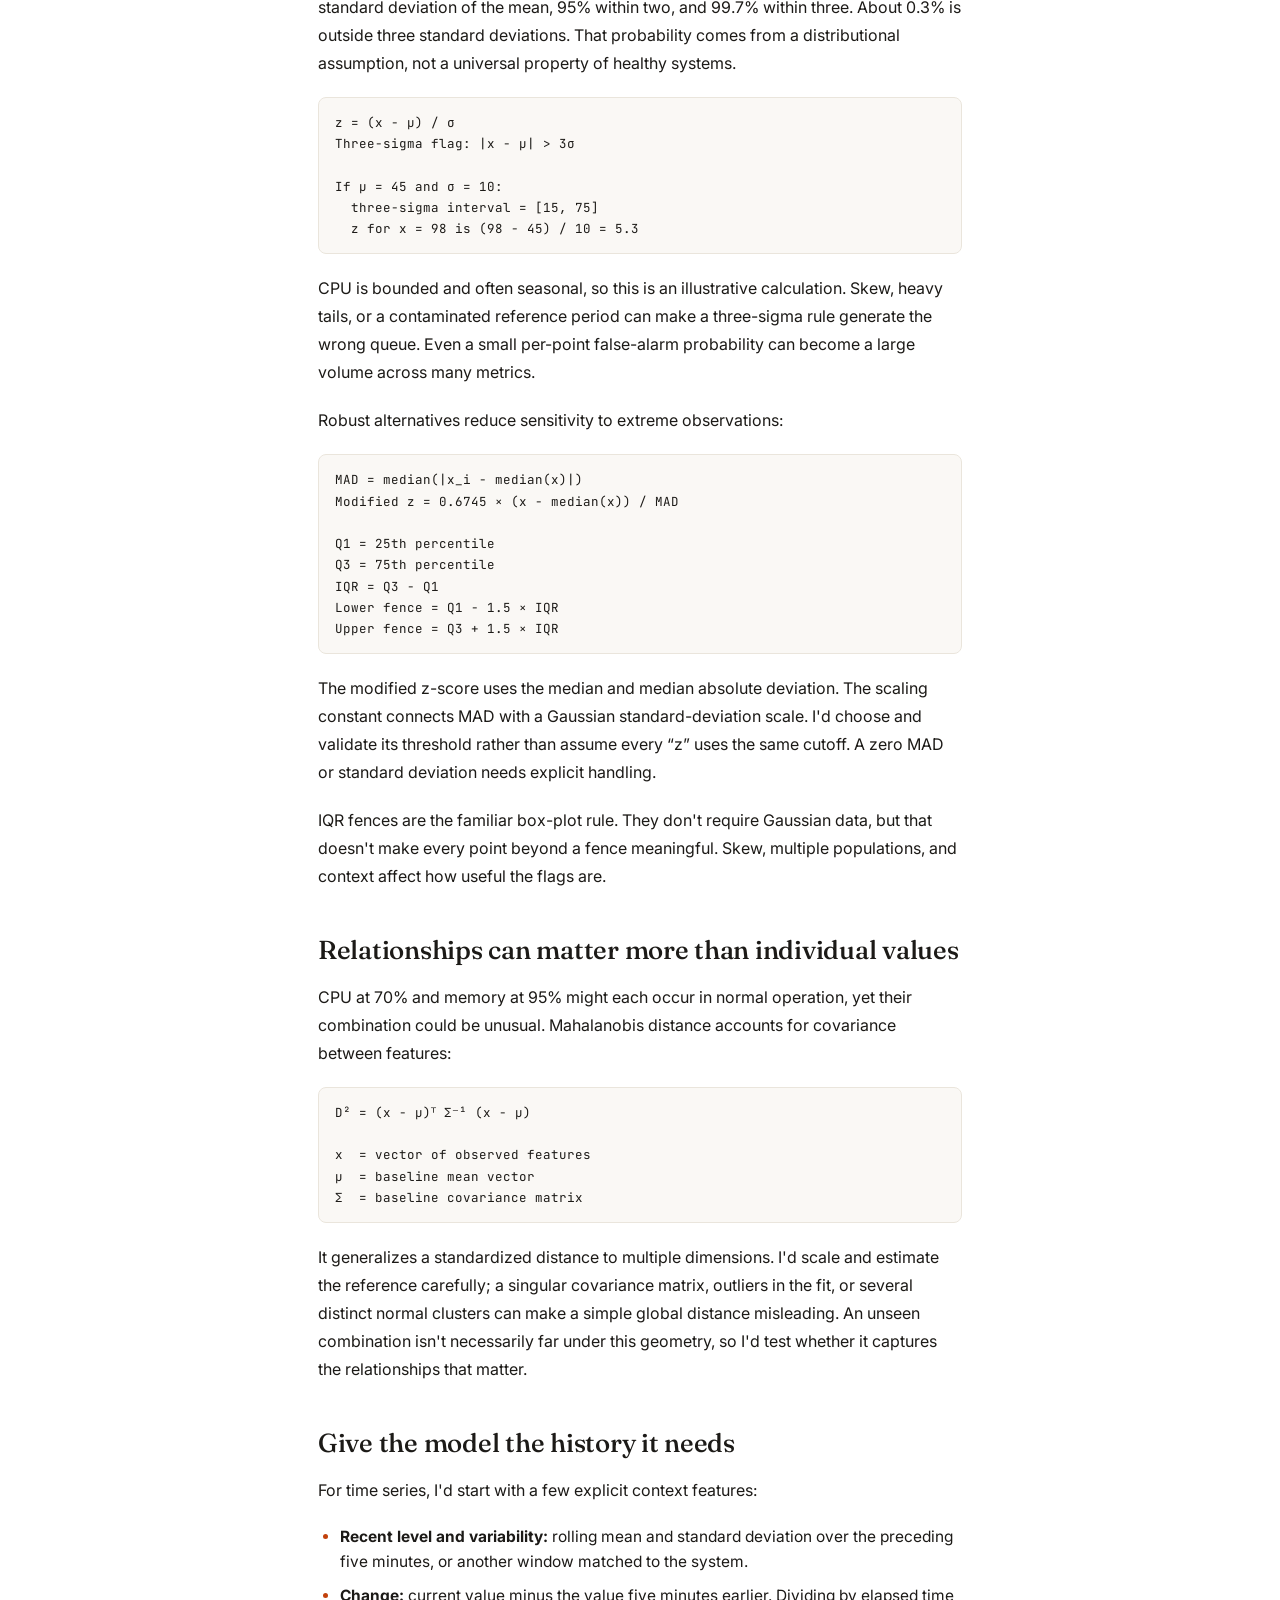
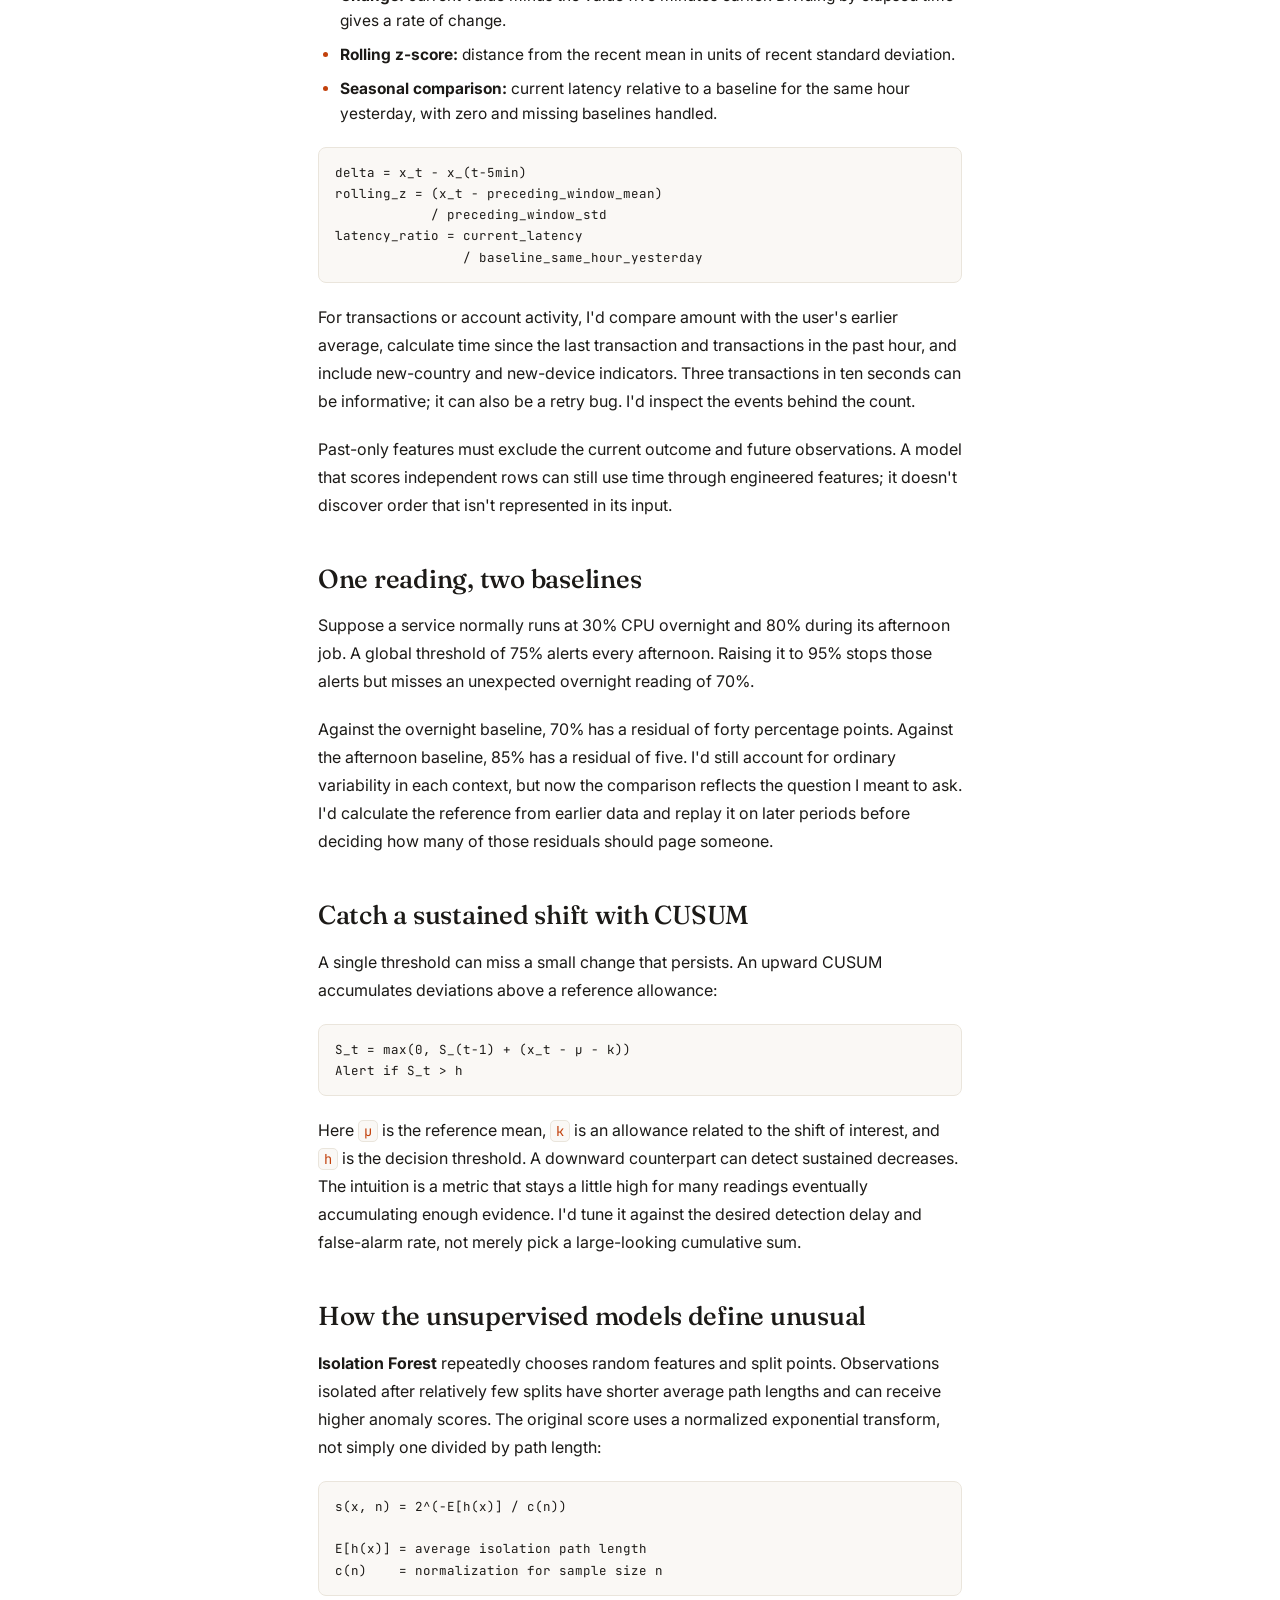
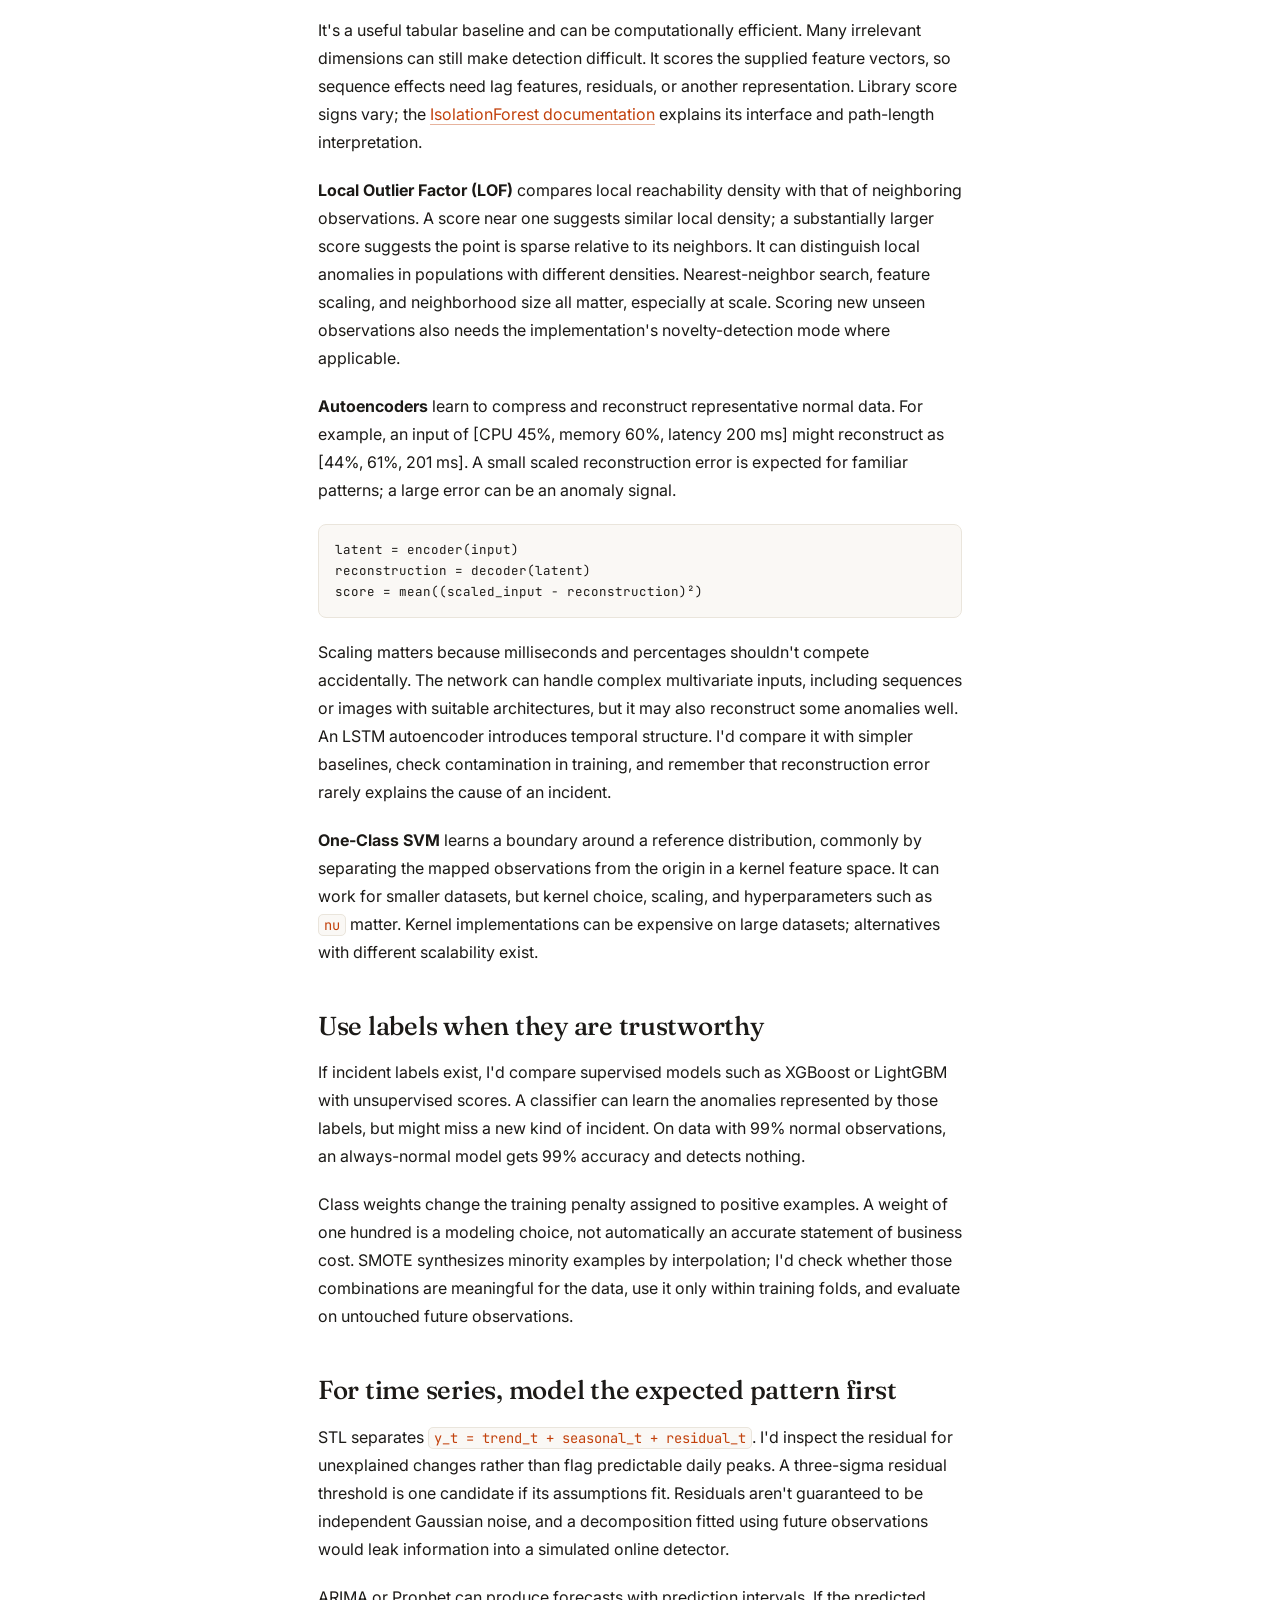
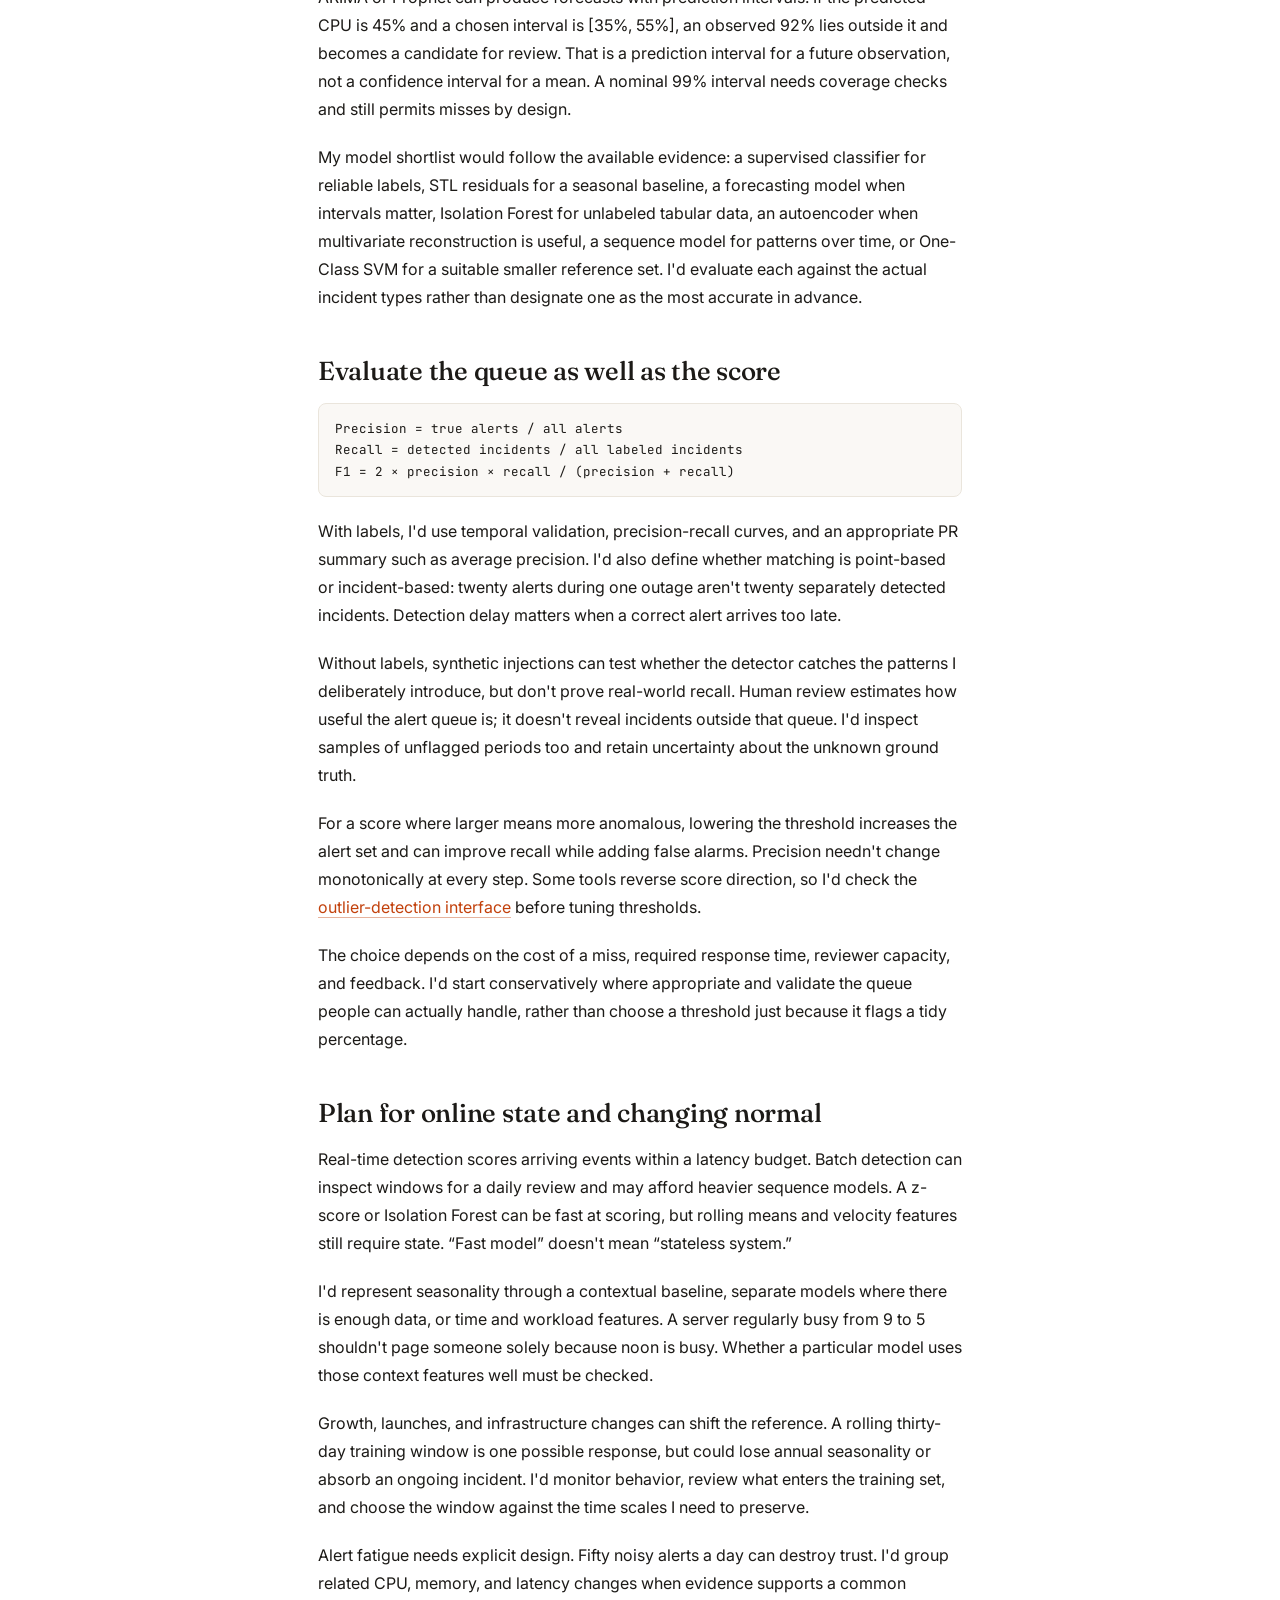
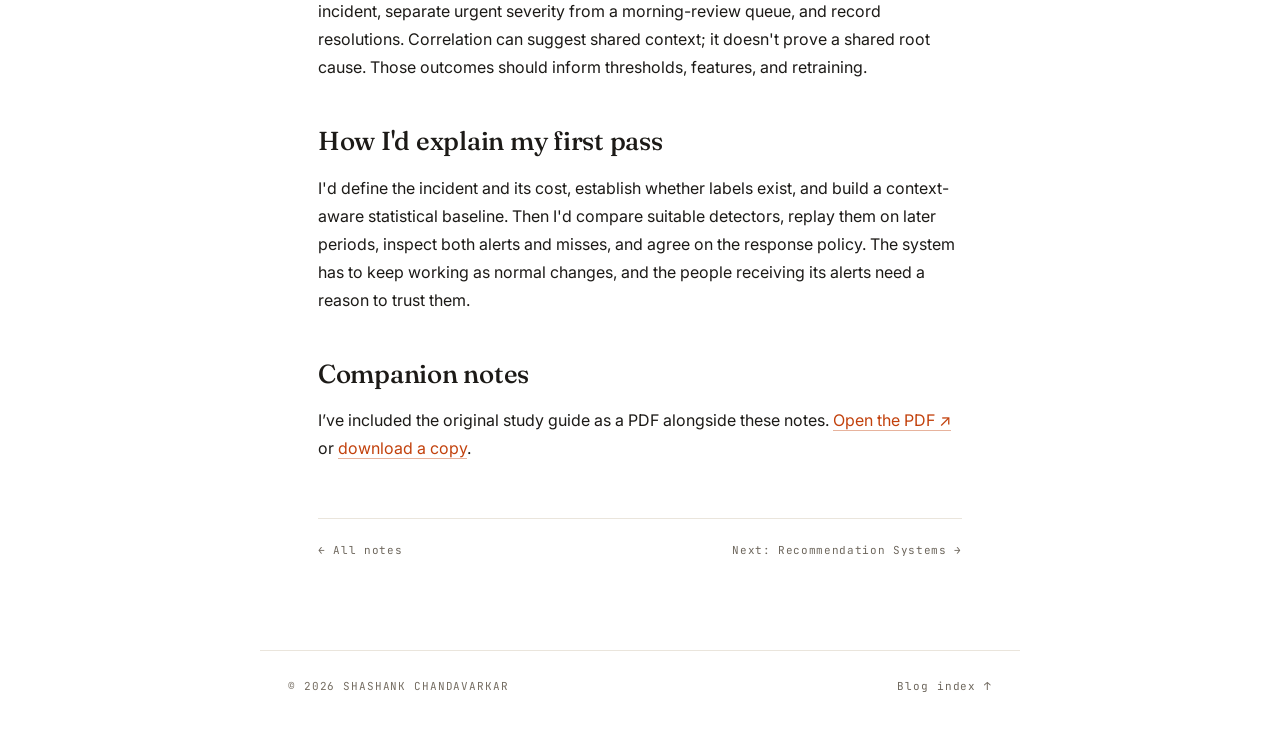
<file: blog/studies/anomaly-detection.html>
<!doctype html>
<html lang="en">
<head>
  <meta charset="utf-8" />
  <meta name="viewport" content="width=device-width, initial-scale=1" />
  <title>Anomaly Detection Starts with Defining Normal (Anomaly Detection) | Shashank Chandavarkar</title>
  <meta name="description" content="My study notes on anomaly detection: defining normal, engineering contextual features, choosing models, setting thresholds, and surviving production alerting." />
  <meta name="theme-color" content="#ffffff" />
  <meta property="og:title" content="Anomaly Detection Starts with Defining Normal (Anomaly Detection)" />
  <meta property="og:description" content="Study notes on anomaly detection: the algorithm is the easy part." />
  <meta property="og:type" content="article" />
  <meta property="og:url" content="https://shashankc10.github.io/blog/studies/anomaly-detection.html" />
  <link rel="icon" href="data:image/svg+xml,%3Csvg xmlns='http://www.w3.org/2000/svg' viewBox='0 0 100 100'%3E%3Crect x='27' y='27' width='46' height='46' transform='rotate(45 50 50)' fill='%23c2410c'/%3E%3C/svg%3E" />
  <link rel="preconnect" href="https://fonts.googleapis.com">
  <link rel="preconnect" href="https://fonts.gstatic.com" crossorigin>
  <link href="https://fonts.googleapis.com/css2?family=Fraunces:ital,opsz,wght@0,9..144,400;0,9..144,500;0,9..144,600;1,9..144,400&amp;family=Inter:wght@400;500;600&amp;family=JetBrains+Mono:wght@400;500&amp;display=swap" rel="stylesheet">
  <link rel="stylesheet" href="../../styles.css">
  <link rel="stylesheet" href="../blog.css">
</head>
<body class="blog-page">
  <a class="skip" href="#main">Skip to content</a>
  <div class="progress" aria-hidden="true"><span id="progressBar"></span></div>
  <button id="themeToggle" type="button" aria-label="Toggle dark mode">DARK</button>

  <header class="blog-topbar">
    <a class="wordmark" href="../../index.html" aria-label="Back to Shashank Chandavarkar's portfolio">SC<span>.</span></a>
    <nav class="blog-nav" aria-label="Blog navigation">
      <a href="../index.html">All notes</a>
      <a href="../../index.html">Portfolio ↗</a>
    </nav>
  </header>

  <main id="main" class="article-main">
    <article>
      <header class="post-header">
        <p class="eyebrow">Study note · ML systems</p>
        <h1>Anomaly Detection Starts with Defining Normal (Anomaly Detection)</h1>
        <p class="post-meta">Shashank Chandavarkar · <time datetime="2026-07-11">July 11, 2026</time> · Updated <time datetime="2026-09-30">September 30, 2026</time> · 12 min read · companion PDF</p>
      </header>

      <div class="article-body">
        <p class="lede">I went into this study expecting to compare algorithms. The question I keep returning to is what “normal” means for the particular system, and what someone should do when a detector says it has changed. The algorithm matters, but it can't settle those questions on its own.</p>

        <h2>Decide what deserves attention</h2>
        <p>Anomaly detection looks for observations or patterns that differ unexpectedly from a reference. A sequence such as 72, 74, 71, 73, 72, 74, 180 makes the final reading visually obvious. Even then, its meaning depends on the signal, measurement process, and context. A surprising number is a reason to investigate, not a diagnosis.</p>
        <p>Applications include payment activity across several countries in a short period, CPU or latency changes, unusual manufacturing vibration, abrupt financial-market moves, and a user suddenly adding hundreds of items to a cart. Each could reflect an incident, a legitimate change, or bad telemetry. I'd define which of those outcomes the system is meant to find.</p>
        <p>Before selecting a model, I'd ask whether the data is a time series, tabular events, or a snapshot; whether reliable incident labels exist; how quickly detection needs to happen; how costly a miss is relative to a false alarm; and how rare the target incidents actually are. If positives are scarce, accuracy can reward a detector that never alerts.</p>

        <h2>Three different ways of being unusual</h2>
        <p>A <strong>point anomaly</strong> is an individual observation that is extreme against a reference. CPU readings of 45, 47, 46, 45, 98, 46, 45 give a clear candidate to inspect. The point is statistically unusual; the workload still determines whether it's harmful.</p>
        <p>A <strong>contextual anomaly</strong> is plausible in general but unexpected for this entity, time, or state. Ninety percent CPU might be ordinary during a weekday batch job and surprising at 3 a.m. on Sunday. It could also be a scheduled overnight backup. Time of day helps only when the reference actually represents the workload.</p>
        <p>A <strong>collective anomaly</strong> is an unusual sequence or group whose individual values need not be extreme. CPU reported as exactly 65% for six hours could deserve attention even if 65% is ordinarily fine. I'd inspect a steady workload, stuck telemetry, rounding, or a process change rather than assume the flat line identifies one cause.</p>

        <h2>Start with a defensible statistical baseline</h2>
        <p>I'd inspect the mean, spread, shape, and stability of representative normal operation before picking thresholds. For a Gaussian distribution, roughly 68% lies within one standard deviation of the mean, 95% within two, and 99.7% within three. About 0.3% is outside three standard deviations. That probability comes from a distributional assumption, not a universal property of healthy systems.</p>
        <pre><code>z = (x - μ) / σ
Three-sigma flag: |x - μ| &gt; 3σ

If μ = 45 and σ = 10:
  three-sigma interval = [15, 75]
  z for x = 98 is (98 - 45) / 10 = 5.3</code></pre>
        <p>CPU is bounded and often seasonal, so this is an illustrative calculation. Skew, heavy tails, or a contaminated reference period can make a three-sigma rule generate the wrong queue. Even a small per-point false-alarm probability can become a large volume across many metrics.</p>
        <p>Robust alternatives reduce sensitivity to extreme observations:</p>
        <pre><code>MAD = median(|x_i - median(x)|)
Modified z = 0.6745 × (x - median(x)) / MAD

Q1 = 25th percentile
Q3 = 75th percentile
IQR = Q3 - Q1
Lower fence = Q1 - 1.5 × IQR
Upper fence = Q3 + 1.5 × IQR</code></pre>
        <p>The modified z-score uses the median and median absolute deviation. The scaling constant connects MAD with a Gaussian standard-deviation scale. I'd choose and validate its threshold rather than assume every “z” uses the same cutoff. A zero MAD or standard deviation needs explicit handling.</p>
        <p>IQR fences are the familiar box-plot rule. They don't require Gaussian data, but that doesn't make every point beyond a fence meaningful. Skew, multiple populations, and context affect how useful the flags are.</p>

        <h2>Relationships can matter more than individual values</h2>
        <p>CPU at 70% and memory at 95% might each occur in normal operation, yet their combination could be unusual. Mahalanobis distance accounts for covariance between features:</p>
        <pre><code>D² = (x - μ)ᵀ Σ⁻¹ (x - μ)

x  = vector of observed features
μ  = baseline mean vector
Σ  = baseline covariance matrix</code></pre>
        <p>It generalizes a standardized distance to multiple dimensions. I'd scale and estimate the reference carefully; a singular covariance matrix, outliers in the fit, or several distinct normal clusters can make a simple global distance misleading. An unseen combination isn't necessarily far under this geometry, so I'd test whether it captures the relationships that matter.</p>

        <h2>Give the model the history it needs</h2>
        <p>For time series, I'd start with a few explicit context features:</p>
        <ul>
        <li><strong>Recent level and variability:</strong> rolling mean and standard deviation over the preceding five minutes, or another window matched to the system.</li>
        <li><strong>Change:</strong> current value minus the value five minutes earlier. Dividing by elapsed time gives a rate of change.</li>
        <li><strong>Rolling z-score:</strong> distance from the recent mean in units of recent standard deviation.</li>
        <li><strong>Seasonal comparison:</strong> current latency relative to a baseline for the same hour yesterday, with zero and missing baselines handled.</li>
        </ul>
        <pre><code>delta = x_t - x_(t-5min)
rolling_z = (x_t - preceding_window_mean)
            / preceding_window_std
latency_ratio = current_latency
                / baseline_same_hour_yesterday</code></pre>
        <p>For transactions or account activity, I'd compare amount with the user's earlier average, calculate time since the last transaction and transactions in the past hour, and include new-country and new-device indicators. Three transactions in ten seconds can be informative; it can also be a retry bug. I'd inspect the events behind the count.</p>
        <p>Past-only features must exclude the current outcome and future observations. A model that scores independent rows can still use time through engineered features; it doesn't discover order that isn't represented in its input.</p>

        <h2>One reading, two baselines</h2>
        <p>Suppose a service normally runs at 30% CPU overnight and 80% during its afternoon job. A global threshold of 75% alerts every afternoon. Raising it to 95% stops those alerts but misses an unexpected overnight reading of 70%.</p>
        <p>Against the overnight baseline, 70% has a residual of forty percentage points. Against the afternoon baseline, 85% has a residual of five. I'd still account for ordinary variability in each context, but now the comparison reflects the question I meant to ask. I'd calculate the reference from earlier data and replay it on later periods before deciding how many of those residuals should page someone.</p>

        <h2>Catch a sustained shift with CUSUM</h2>
        <p>A single threshold can miss a small change that persists. An upward CUSUM accumulates deviations above a reference allowance:</p>
        <pre><code>S_t = max(0, S_(t-1) + (x_t - μ - k))
Alert if S_t &gt; h</code></pre>
        <p>Here <code>μ</code> is the reference mean, <code>k</code> is an allowance related to the shift of interest, and <code>h</code> is the decision threshold. A downward counterpart can detect sustained decreases. The intuition is a metric that stays a little high for many readings eventually accumulating enough evidence. I'd tune it against the desired detection delay and false-alarm rate, not merely pick a large-looking cumulative sum.</p>

        <h2>How the unsupervised models define unusual</h2>
        <p><strong>Isolation Forest</strong> repeatedly chooses random features and split points. Observations isolated after relatively few splits have shorter average path lengths and can receive higher anomaly scores. The original score uses a normalized exponential transform, not simply one divided by path length:</p>
        <pre><code>s(x, n) = 2^(-E[h(x)] / c(n))

E[h(x)] = average isolation path length
c(n)    = normalization for sample size n</code></pre>
        <p>It's a useful tabular baseline and can be computationally efficient. Many irrelevant dimensions can still make detection difficult. It scores the supplied feature vectors, so sequence effects need lag features, residuals, or another representation. Library score signs vary; the <a href="https://scikit-learn.org/1.5/modules/generated/sklearn.ensemble.IsolationForest.html" target="_blank" rel="noopener">IsolationForest documentation</a> explains its interface and path-length interpretation.</p>
        <p><strong>Local Outlier Factor (LOF)</strong> compares local reachability density with that of neighboring observations. A score near one suggests similar local density; a substantially larger score suggests the point is sparse relative to its neighbors. It can distinguish local anomalies in populations with different densities. Nearest-neighbor search, feature scaling, and neighborhood size all matter, especially at scale. Scoring new unseen observations also needs the implementation's novelty-detection mode where applicable.</p>
        <p><strong>Autoencoders</strong> learn to compress and reconstruct representative normal data. For example, an input of [CPU 45%, memory 60%, latency 200 ms] might reconstruct as [44%, 61%, 201 ms]. A small scaled reconstruction error is expected for familiar patterns; a large error can be an anomaly signal.</p>
        <pre><code>latent = encoder(input)
reconstruction = decoder(latent)
score = mean((scaled_input - reconstruction)²)</code></pre>
        <p>Scaling matters because milliseconds and percentages shouldn't compete accidentally. The network can handle complex multivariate inputs, including sequences or images with suitable architectures, but it may also reconstruct some anomalies well. An LSTM autoencoder introduces temporal structure. I'd compare it with simpler baselines, check contamination in training, and remember that reconstruction error rarely explains the cause of an incident.</p>
        <p><strong>One-Class SVM</strong> learns a boundary around a reference distribution, commonly by separating the mapped observations from the origin in a kernel feature space. It can work for smaller datasets, but kernel choice, scaling, and hyperparameters such as <code>nu</code> matter. Kernel implementations can be expensive on large datasets; alternatives with different scalability exist.</p>

        <h2>Use labels when they are trustworthy</h2>
        <p>If incident labels exist, I'd compare supervised models such as XGBoost or LightGBM with unsupervised scores. A classifier can learn the anomalies represented by those labels, but might miss a new kind of incident. On data with 99% normal observations, an always-normal model gets 99% accuracy and detects nothing.</p>
        <p>Class weights change the training penalty assigned to positive examples. A weight of one hundred is a modeling choice, not automatically an accurate statement of business cost. SMOTE synthesizes minority examples by interpolation; I'd check whether those combinations are meaningful for the data, use it only within training folds, and evaluate on untouched future observations.</p>

        <h2>For time series, model the expected pattern first</h2>
        <p>STL separates <code>y_t = trend_t + seasonal_t + residual_t</code>. I'd inspect the residual for unexplained changes rather than flag predictable daily peaks. A three-sigma residual threshold is one candidate if its assumptions fit. Residuals aren't guaranteed to be independent Gaussian noise, and a decomposition fitted using future observations would leak information into a simulated online detector.</p>
        <p>ARIMA or Prophet can produce forecasts with prediction intervals. If the predicted CPU is 45% and a chosen interval is [35%, 55%], an observed 92% lies outside it and becomes a candidate for review. That is a prediction interval for a future observation, not a confidence interval for a mean. A nominal 99% interval needs coverage checks and still permits misses by design.</p>
        <p>My model shortlist would follow the available evidence: a supervised classifier for reliable labels, STL residuals for a seasonal baseline, a forecasting model when intervals matter, Isolation Forest for unlabeled tabular data, an autoencoder when multivariate reconstruction is useful, a sequence model for patterns over time, or One-Class SVM for a suitable smaller reference set. I'd evaluate each against the actual incident types rather than designate one as the most accurate in advance.</p>

        <h2>Evaluate the queue as well as the score</h2>
        <pre><code>Precision = true alerts / all alerts
Recall = detected incidents / all labeled incidents
F1 = 2 × precision × recall / (precision + recall)</code></pre>
        <p>With labels, I'd use temporal validation, precision-recall curves, and an appropriate PR summary such as average precision. I'd also define whether matching is point-based or incident-based: twenty alerts during one outage aren't twenty separately detected incidents. Detection delay matters when a correct alert arrives too late.</p>
        <p>Without labels, synthetic injections can test whether the detector catches the patterns I deliberately introduce, but don't prove real-world recall. Human review estimates how useful the alert queue is; it doesn't reveal incidents outside that queue. I'd inspect samples of unflagged periods too and retain uncertainty about the unknown ground truth.</p>
        <p>For a score where larger means more anomalous, lowering the threshold increases the alert set and can improve recall while adding false alarms. Precision needn't change monotonically at every step. Some tools reverse score direction, so I'd check the <a href="https://sklearn.org/stable/modules/outlier_detection.html" target="_blank" rel="noopener">outlier-detection interface</a> before tuning thresholds.</p>
        <p>The choice depends on the cost of a miss, required response time, reviewer capacity, and feedback. I'd start conservatively where appropriate and validate the queue people can actually handle, rather than choose a threshold just because it flags a tidy percentage.</p>

        <h2>Plan for online state and changing normal</h2>
        <p>Real-time detection scores arriving events within a latency budget. Batch detection can inspect windows for a daily review and may afford heavier sequence models. A z-score or Isolation Forest can be fast at scoring, but rolling means and velocity features still require state. “Fast model” doesn't mean “stateless system.”</p>
        <p>I'd represent seasonality through a contextual baseline, separate models where there is enough data, or time and workload features. A server regularly busy from 9 to 5 shouldn't page someone solely because noon is busy. Whether a particular model uses those context features well must be checked.</p>
        <p>Growth, launches, and infrastructure changes can shift the reference. A rolling thirty-day training window is one possible response, but could lose annual seasonality or absorb an ongoing incident. I'd monitor behavior, review what enters the training set, and choose the window against the time scales I need to preserve.</p>
        <p>Alert fatigue needs explicit design. Fifty noisy alerts a day can destroy trust. I'd group related CPU, memory, and latency changes when evidence supports a common incident, separate urgent severity from a morning-review queue, and record resolutions. Correlation can suggest shared context; it doesn't prove a shared root cause. Those outcomes should inform thresholds, features, and retraining.</p>

        <h2>How I'd explain my first pass</h2>
        <p>I'd define the incident and its cost, establish whether labels exist, and build a context-aware statistical baseline. Then I'd compare suitable detectors, replay them on later periods, inspect both alerts and misses, and agree on the response policy. The system has to keep working as normal changes, and the people receiving its alerts need a reason to trust them.</p>

        <h2>Companion notes</h2>
        <p>I’ve included the original study guide as a PDF alongside these notes. <a href="../../assets/studies/anomaly-detection-study-notes.pdf" target="_blank" rel="noopener">Open the PDF ↗</a> or <a href="../../assets/studies/anomaly-detection-study-notes.pdf" download>download a copy</a>.</p>
      </div>

      <nav class="article-next" aria-label="More notes">
        <a href="../index.html">← All notes</a>
        <a href="recommendation-systems.html">Next: Recommendation Systems →</a>
      </nav>
    </article>
  </main>

  <footer class="article-footer">
    <span>© <span id="year"></span> SHASHANK CHANDAVARKAR</span>
    <a href="../index.html">Blog index ↑</a>
  </footer>
  <button id="toTop" type="button" aria-label="Back to top">↑</button>
  <script src="../../script.js"></script>
    <!-- Cloudflare Web Analytics --><script type='module' src='https://static.cloudflareinsights.com/beacon.min.js' data-cf-beacon='{"token": "872f78c4c81649f797d34ed2ab666db1"}'></script><!-- End Cloudflare Web Analytics -->
  </body>
</html>
</file>
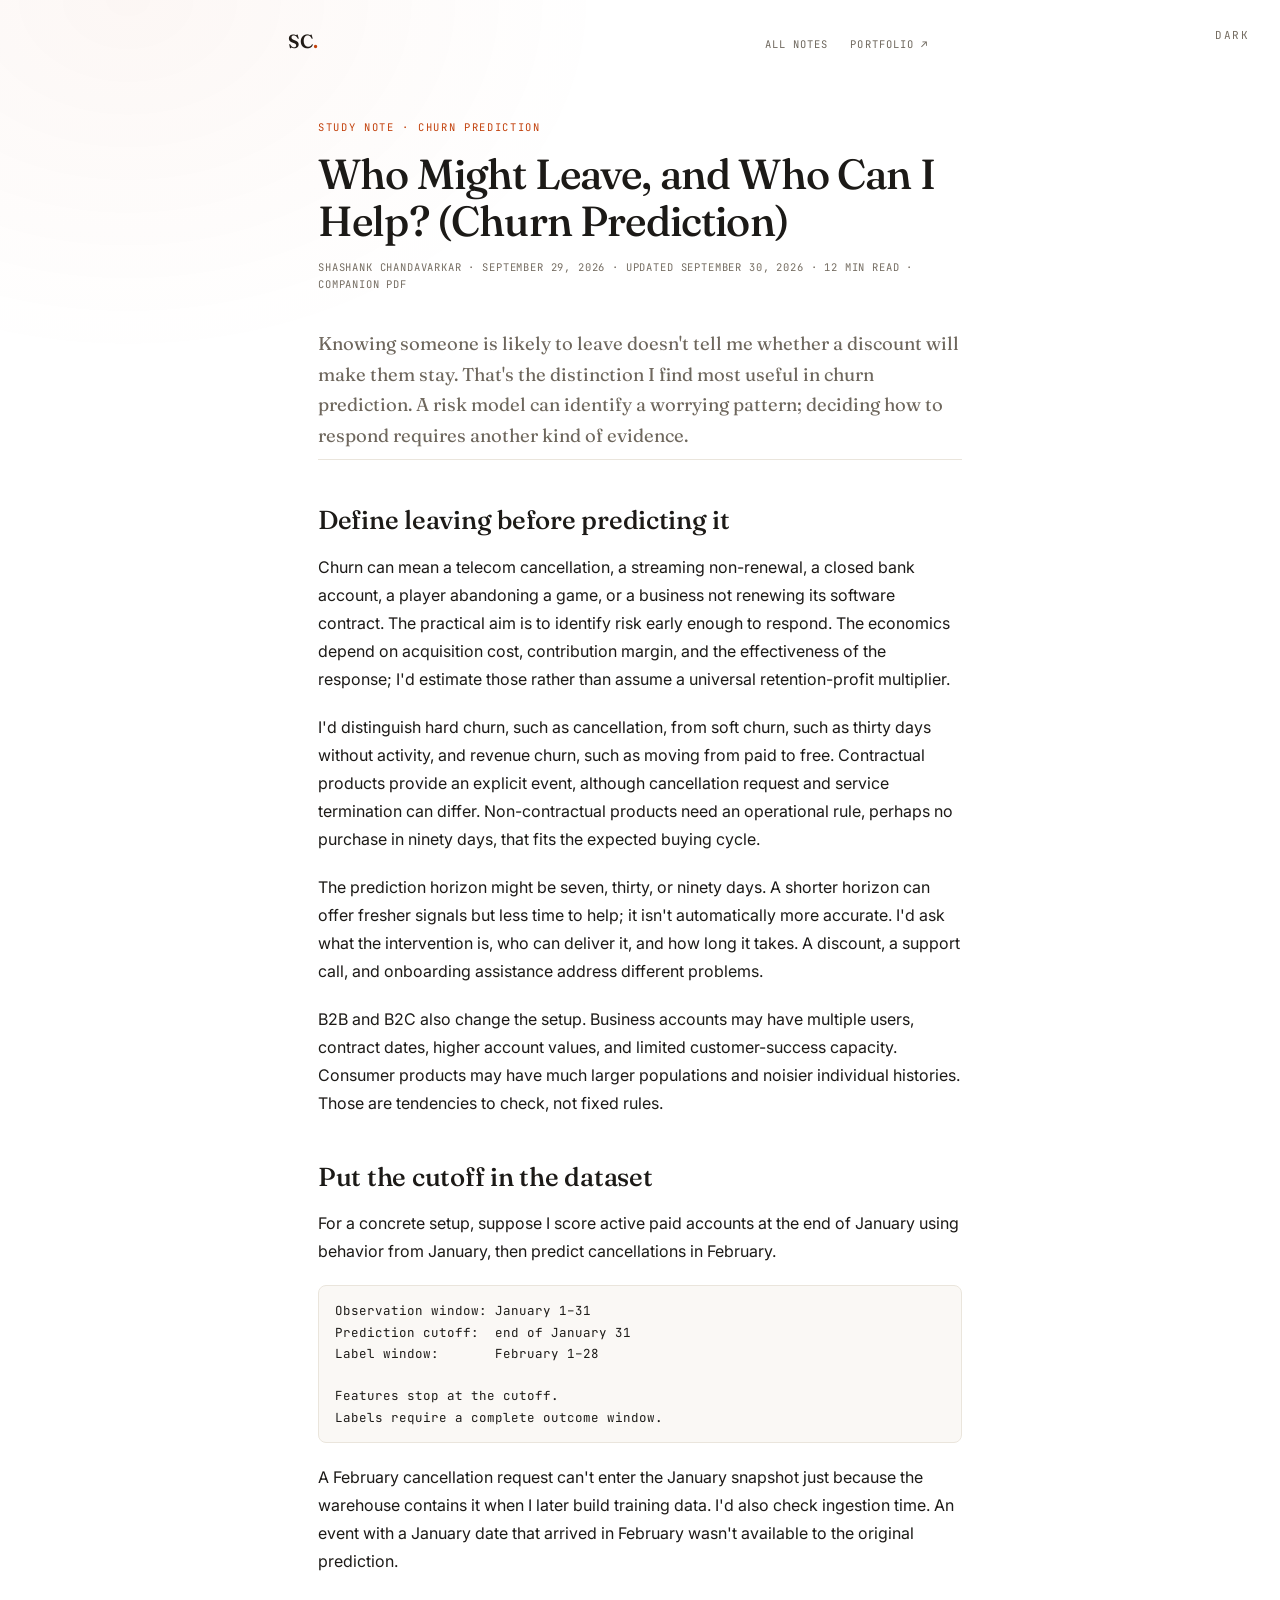
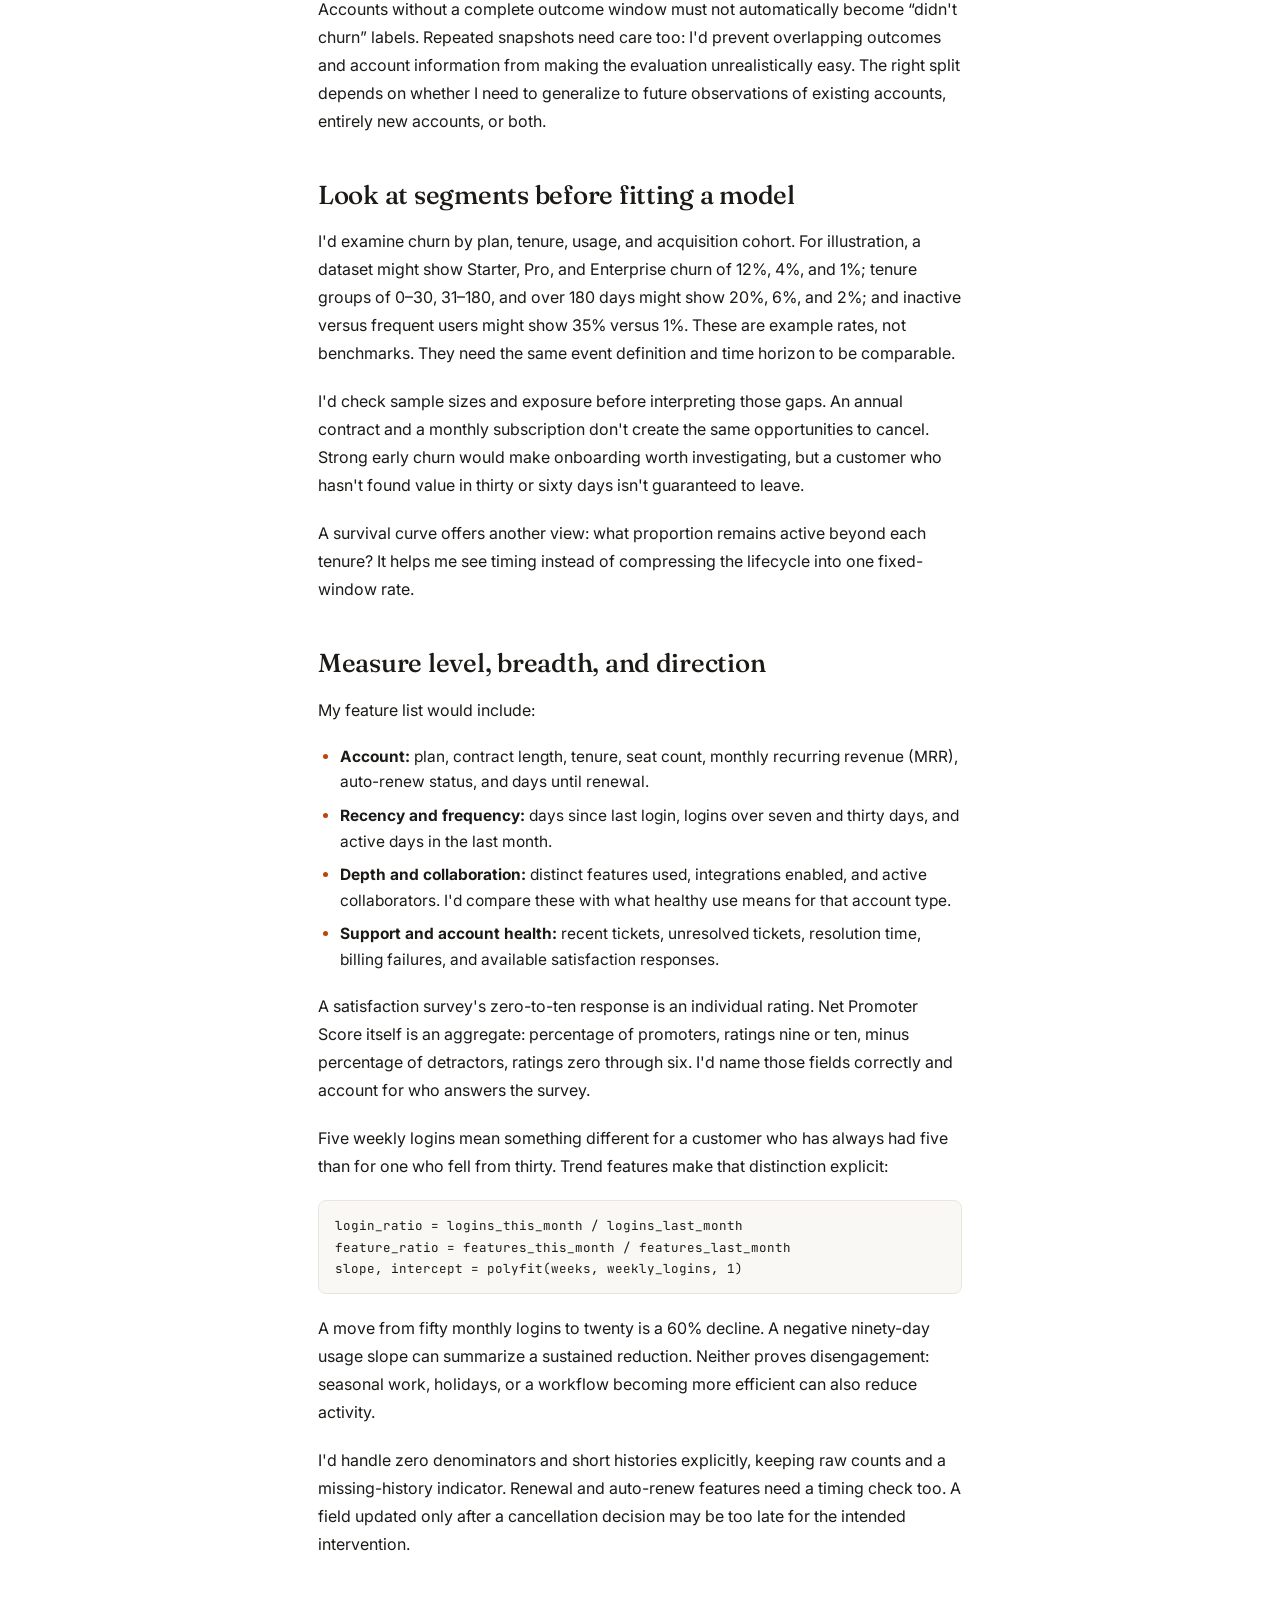
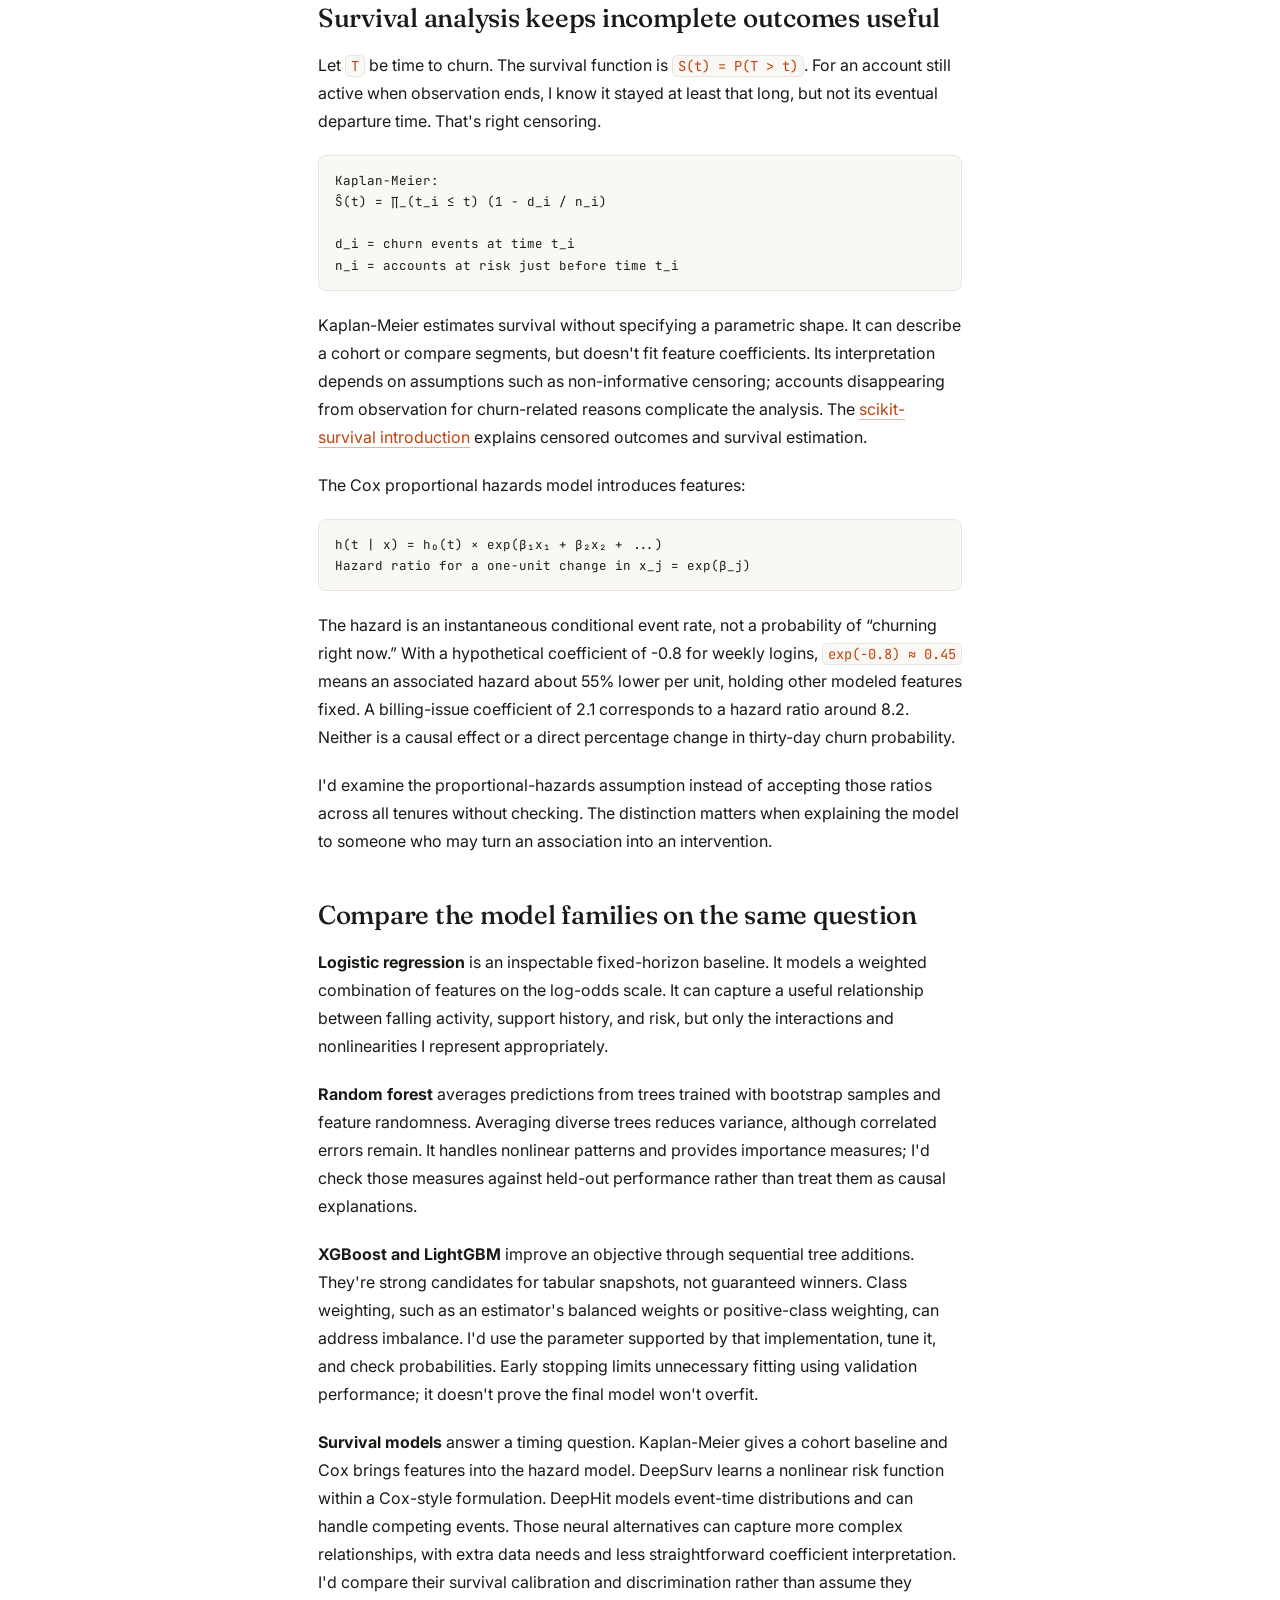
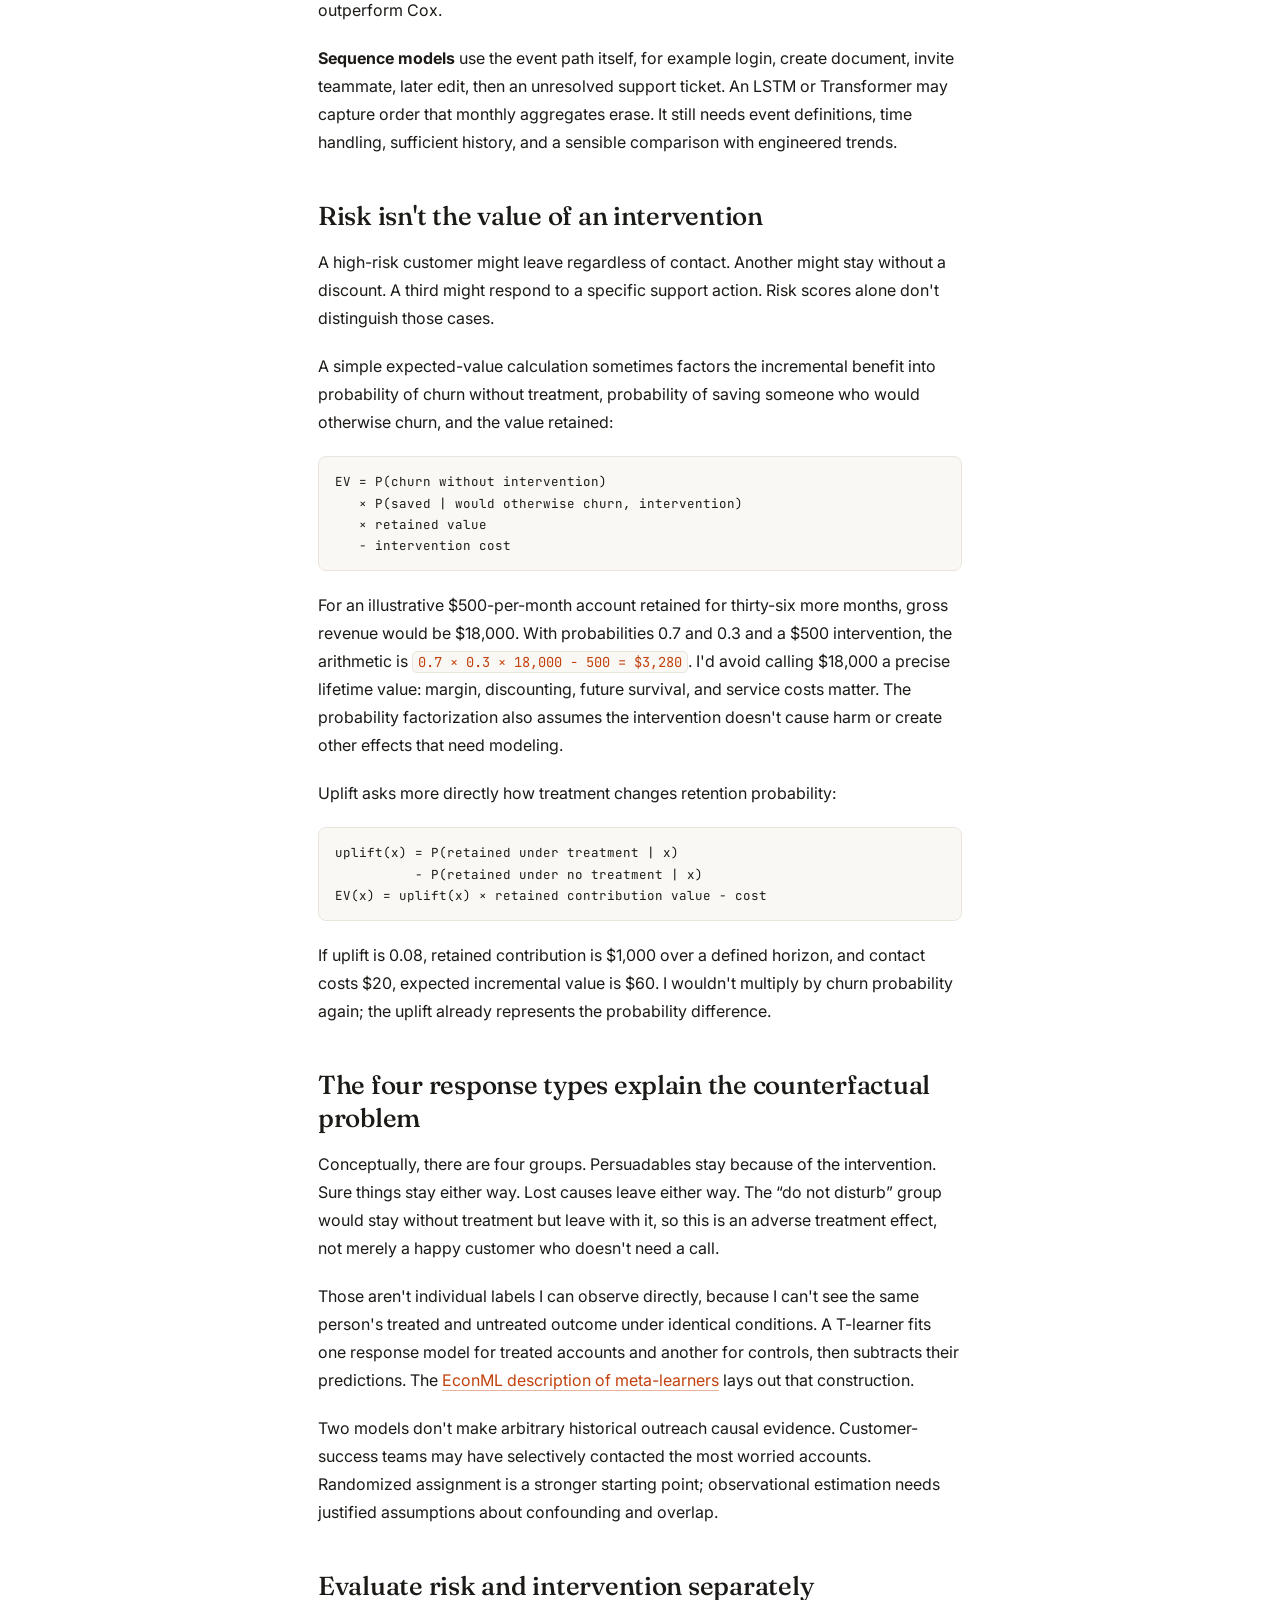
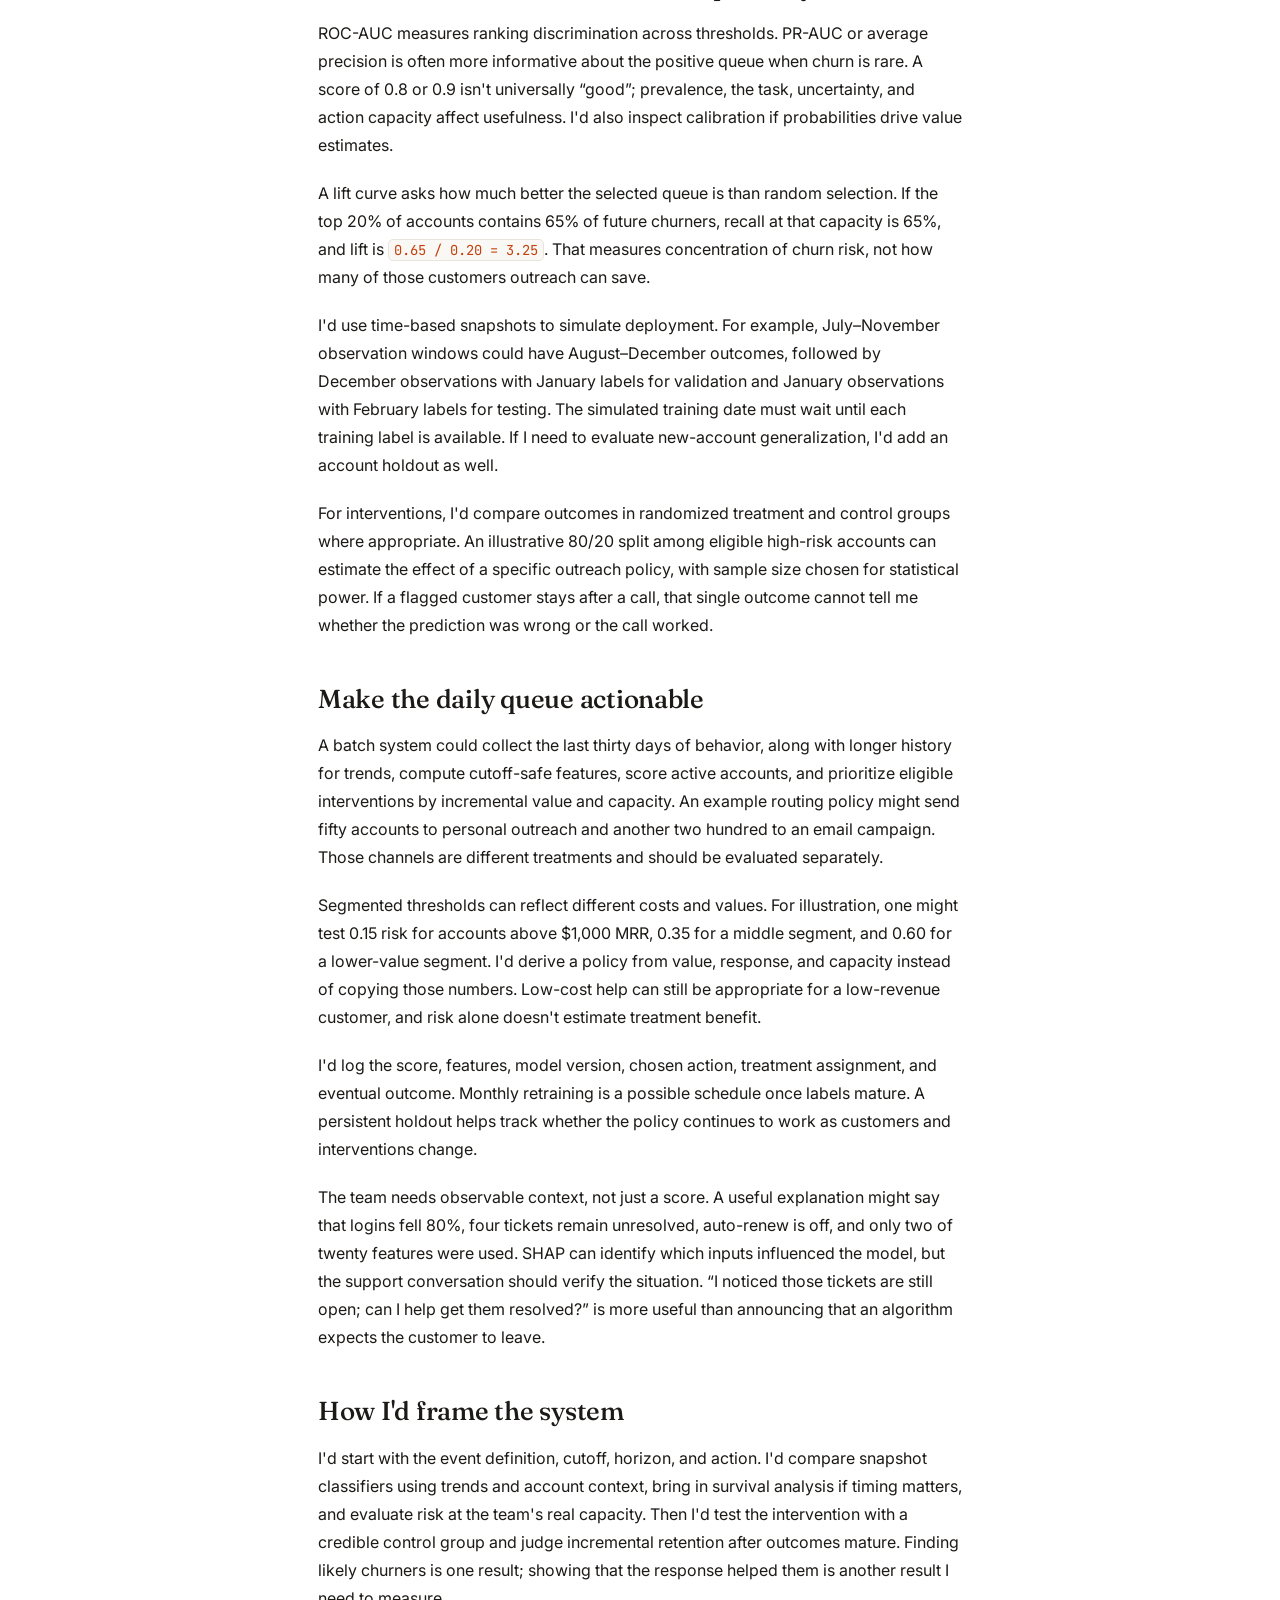
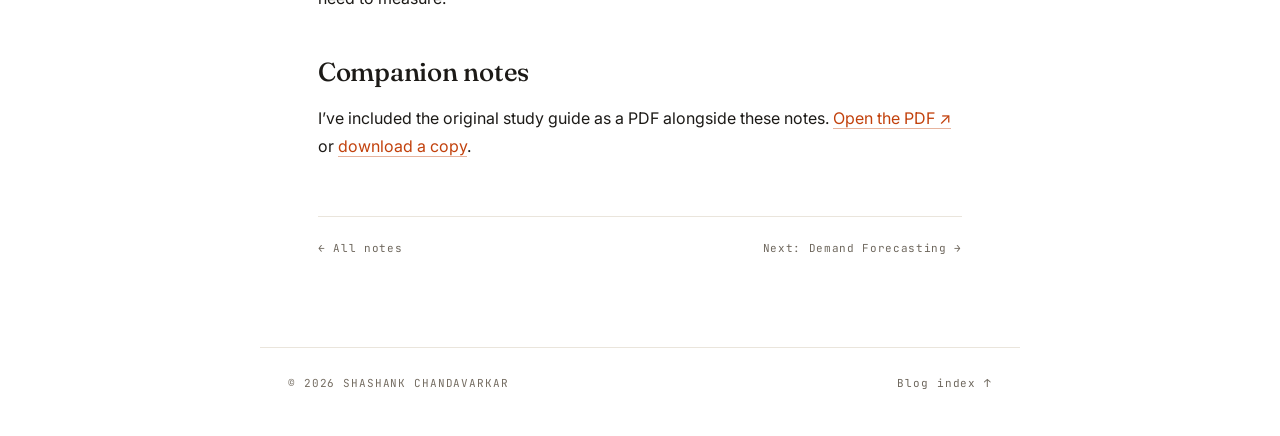
<file: blog/studies/churn-prediction.html>
<!doctype html>
<html lang="en">
<head>
  <meta charset="utf-8" />
  <meta name="viewport" content="width=device-width, initial-scale=1" />
  <title>Who Might Leave, and Who Can I Help? (Churn Prediction) | Shashank Chandavarkar</title>
  <meta name="description" content="Predicting a cancellation doesn&#x27;t tell me whether outreach will help. I worked through observation windows, usage trends, and the difference between churn risk and the effect of an intervention." />
  <meta name="theme-color" content="#ffffff" />
  <meta property="og:title" content="Who Might Leave, and Who Can I Help? (Churn Prediction)" />
  <meta property="og:description" content="Predicting a cancellation doesn&#x27;t tell me whether outreach will help. I worked through observation windows, usage trends, and the difference between churn risk and the effect of an intervention." />
  <meta property="og:type" content="article" />
  <meta property="og:url" content="https://shashankc10.github.io/blog/studies/churn-prediction.html" />
  <link rel="icon" href="data:image/svg+xml,%3Csvg xmlns='http://www.w3.org/2000/svg' viewBox='0 0 100 100'%3E%3Crect x='27' y='27' width='46' height='46' transform='rotate(45 50 50)' fill='%23c2410c'/%3E%3C/svg%3E" />
  <link rel="preconnect" href="https://fonts.googleapis.com">
  <link rel="preconnect" href="https://fonts.gstatic.com" crossorigin>
  <link href="https://fonts.googleapis.com/css2?family=Fraunces:ital,opsz,wght@0,9..144,400;0,9..144,500;0,9..144,600;1,9..144,400&amp;family=Inter:wght@400;500;600&amp;family=JetBrains+Mono:wght@400;500&amp;display=swap" rel="stylesheet">
  <link rel="stylesheet" href="../../styles.css">
  <link rel="stylesheet" href="../blog.css">
</head>
<body class="blog-page">
  <a class="skip" href="#main">Skip to content</a>
  <div class="progress" aria-hidden="true"><span id="progressBar"></span></div>
  <button id="themeToggle" type="button" aria-label="Toggle dark mode">DARK</button>

  <header class="blog-topbar">
    <a class="wordmark" href="../../index.html" aria-label="Back to Shashank Chandavarkar's portfolio">SC<span>.</span></a>
    <nav class="blog-nav" aria-label="Blog navigation">
      <a href="../index.html">All notes</a>
      <a href="../../index.html">Portfolio ↗</a>
    </nav>
  </header>

  <main id="main" class="article-main">
    <article>
      <header class="post-header">
        <p class="eyebrow">Study note · Churn prediction</p>
        <h1>Who Might Leave, and Who Can I Help? (Churn Prediction)</h1>
        <p class="post-meta">Shashank Chandavarkar · <time datetime="2026-09-29">September 29, 2026</time> · Updated <time datetime="2026-09-30">September 30, 2026</time> · 12 min read · companion PDF</p>
      </header>

      <div class="article-body">
        <p class="lede">Knowing someone is likely to leave doesn't tell me whether a discount will make them stay. That's the distinction I find most useful in churn prediction. A risk model can identify a worrying pattern; deciding how to respond requires another kind of evidence.</p>

        <h2>Define leaving before predicting it</h2>
        <p>Churn can mean a telecom cancellation, a streaming non-renewal, a closed bank account, a player abandoning a game, or a business not renewing its software contract. The practical aim is to identify risk early enough to respond. The economics depend on acquisition cost, contribution margin, and the effectiveness of the response; I'd estimate those rather than assume a universal retention-profit multiplier.</p>
        <p>I'd distinguish hard churn, such as cancellation, from soft churn, such as thirty days without activity, and revenue churn, such as moving from paid to free. Contractual products provide an explicit event, although cancellation request and service termination can differ. Non-contractual products need an operational rule, perhaps no purchase in ninety days, that fits the expected buying cycle.</p>
        <p>The prediction horizon might be seven, thirty, or ninety days. A shorter horizon can offer fresher signals but less time to help; it isn't automatically more accurate. I'd ask what the intervention is, who can deliver it, and how long it takes. A discount, a support call, and onboarding assistance address different problems.</p>
        <p>B2B and B2C also change the setup. Business accounts may have multiple users, contract dates, higher account values, and limited customer-success capacity. Consumer products may have much larger populations and noisier individual histories. Those are tendencies to check, not fixed rules.</p>

        <h2>Put the cutoff in the dataset</h2>
        <p>For a concrete setup, suppose I score active paid accounts at the end of January using behavior from January, then predict cancellations in February.</p>
        <pre><code>Observation window: January 1–31
Prediction cutoff:  end of January 31
Label window:       February 1–28

Features stop at the cutoff.
Labels require a complete outcome window.</code></pre>
        <p>A February cancellation request can't enter the January snapshot just because the warehouse contains it when I later build training data. I'd also check ingestion time. An event with a January date that arrived in February wasn't available to the original prediction.</p>
        <p>Accounts without a complete outcome window must not automatically become “didn't churn” labels. Repeated snapshots need care too: I'd prevent overlapping outcomes and account information from making the evaluation unrealistically easy. The right split depends on whether I need to generalize to future observations of existing accounts, entirely new accounts, or both.</p>

        <h2>Look at segments before fitting a model</h2>
        <p>I'd examine churn by plan, tenure, usage, and acquisition cohort. For illustration, a dataset might show Starter, Pro, and Enterprise churn of 12%, 4%, and 1%; tenure groups of 0–30, 31–180, and over 180 days might show 20%, 6%, and 2%; and inactive versus frequent users might show 35% versus 1%. These are example rates, not benchmarks. They need the same event definition and time horizon to be comparable.</p>
        <p>I'd check sample sizes and exposure before interpreting those gaps. An annual contract and a monthly subscription don't create the same opportunities to cancel. Strong early churn would make onboarding worth investigating, but a customer who hasn't found value in thirty or sixty days isn't guaranteed to leave.</p>
        <p>A survival curve offers another view: what proportion remains active beyond each tenure? It helps me see timing instead of compressing the lifecycle into one fixed-window rate.</p>

        <h2>Measure level, breadth, and direction</h2>
        <p>My feature list would include:</p>
        <ul>
        <li><strong>Account:</strong> plan, contract length, tenure, seat count, monthly recurring revenue (MRR), auto-renew status, and days until renewal.</li>
        <li><strong>Recency and frequency:</strong> days since last login, logins over seven and thirty days, and active days in the last month.</li>
        <li><strong>Depth and collaboration:</strong> distinct features used, integrations enabled, and active collaborators. I'd compare these with what healthy use means for that account type.</li>
        <li><strong>Support and account health:</strong> recent tickets, unresolved tickets, resolution time, billing failures, and available satisfaction responses.</li>
        </ul>
        <p>A satisfaction survey's zero-to-ten response is an individual rating. Net Promoter Score itself is an aggregate: percentage of promoters, ratings nine or ten, minus percentage of detractors, ratings zero through six. I'd name those fields correctly and account for who answers the survey.</p>
        <p>Five weekly logins mean something different for a customer who has always had five than for one who fell from thirty. Trend features make that distinction explicit:</p>
        <pre><code>login_ratio = logins_this_month / logins_last_month
feature_ratio = features_this_month / features_last_month
slope, intercept = polyfit(weeks, weekly_logins, 1)</code></pre>
        <p>A move from fifty monthly logins to twenty is a 60% decline. A negative ninety-day usage slope can summarize a sustained reduction. Neither proves disengagement: seasonal work, holidays, or a workflow becoming more efficient can also reduce activity.</p>
        <p>I'd handle zero denominators and short histories explicitly, keeping raw counts and a missing-history indicator. Renewal and auto-renew features need a timing check too. A field updated only after a cancellation decision may be too late for the intended intervention.</p>

        <h2>Survival analysis keeps incomplete outcomes useful</h2>
        <p>Let <code>T</code> be time to churn. The survival function is <code>S(t) = P(T &gt; t)</code>. For an account still active when observation ends, I know it stayed at least that long, but not its eventual departure time. That's right censoring.</p>
        <pre><code>Kaplan-Meier:
Ŝ(t) = ∏_(t_i ≤ t) (1 - d_i / n_i)

d_i = churn events at time t_i
n_i = accounts at risk just before time t_i</code></pre>
        <p>Kaplan-Meier estimates survival without specifying a parametric shape. It can describe a cohort or compare segments, but doesn't fit feature coefficients. Its interpretation depends on assumptions such as non-informative censoring; accounts disappearing from observation for churn-related reasons complicate the analysis. The <a href="https://scikit-survival.readthedocs.io/en/stable/user_guide/00-introduction.html" target="_blank" rel="noopener">scikit-survival introduction</a> explains censored outcomes and survival estimation.</p>
        <p>The Cox proportional hazards model introduces features:</p>
        <pre><code>h(t | x) = h₀(t) × exp(β₁x₁ + β₂x₂ + ...)
Hazard ratio for a one-unit change in x_j = exp(β_j)</code></pre>
        <p>The hazard is an instantaneous conditional event rate, not a probability of “churning right now.” With a hypothetical coefficient of -0.8 for weekly logins, <code>exp(-0.8) ≈ 0.45</code> means an associated hazard about 55% lower per unit, holding other modeled features fixed. A billing-issue coefficient of 2.1 corresponds to a hazard ratio around 8.2. Neither is a causal effect or a direct percentage change in thirty-day churn probability.</p>
        <p>I'd examine the proportional-hazards assumption instead of accepting those ratios across all tenures without checking. The distinction matters when explaining the model to someone who may turn an association into an intervention.</p>

        <h2>Compare the model families on the same question</h2>
        <p><strong>Logistic regression</strong> is an inspectable fixed-horizon baseline. It models a weighted combination of features on the log-odds scale. It can capture a useful relationship between falling activity, support history, and risk, but only the interactions and nonlinearities I represent appropriately.</p>
        <p><strong>Random forest</strong> averages predictions from trees trained with bootstrap samples and feature randomness. Averaging diverse trees reduces variance, although correlated errors remain. It handles nonlinear patterns and provides importance measures; I'd check those measures against held-out performance rather than treat them as causal explanations.</p>
        <p><strong>XGBoost and LightGBM</strong> improve an objective through sequential tree additions. They're strong candidates for tabular snapshots, not guaranteed winners. Class weighting, such as an estimator's balanced weights or positive-class weighting, can address imbalance. I'd use the parameter supported by that implementation, tune it, and check probabilities. Early stopping limits unnecessary fitting using validation performance; it doesn't prove the final model won't overfit.</p>
        <p><strong>Survival models</strong> answer a timing question. Kaplan-Meier gives a cohort baseline and Cox brings features into the hazard model. DeepSurv learns a nonlinear risk function within a Cox-style formulation. DeepHit models event-time distributions and can handle competing events. Those neural alternatives can capture more complex relationships, with extra data needs and less straightforward coefficient interpretation. I'd compare their survival calibration and discrimination rather than assume they outperform Cox.</p>
        <p><strong>Sequence models</strong> use the event path itself, for example login, create document, invite teammate, later edit, then an unresolved support ticket. An LSTM or Transformer may capture order that monthly aggregates erase. It still needs event definitions, time handling, sufficient history, and a sensible comparison with engineered trends.</p>

        <h2>Risk isn't the value of an intervention</h2>
        <p>A high-risk customer might leave regardless of contact. Another might stay without a discount. A third might respond to a specific support action. Risk scores alone don't distinguish those cases.</p>
        <p>A simple expected-value calculation sometimes factors the incremental benefit into probability of churn without treatment, probability of saving someone who would otherwise churn, and the value retained:</p>
        <pre><code>EV = P(churn without intervention)
   × P(saved | would otherwise churn, intervention)
   × retained value
   - intervention cost</code></pre>
        <p>For an illustrative $500-per-month account retained for thirty-six more months, gross revenue would be $18,000. With probabilities 0.7 and 0.3 and a $500 intervention, the arithmetic is <code>0.7 × 0.3 × 18,000 - 500 = $3,280</code>. I'd avoid calling $18,000 a precise lifetime value: margin, discounting, future survival, and service costs matter. The probability factorization also assumes the intervention doesn't cause harm or create other effects that need modeling.</p>
        <p>Uplift asks more directly how treatment changes retention probability:</p>
        <pre><code>uplift(x) = P(retained under treatment | x)
          - P(retained under no treatment | x)
EV(x) = uplift(x) × retained contribution value - cost</code></pre>
        <p>If uplift is 0.08, retained contribution is $1,000 over a defined horizon, and contact costs $20, expected incremental value is $60. I wouldn't multiply by churn probability again; the uplift already represents the probability difference.</p>

        <h2>The four response types explain the counterfactual problem</h2>
        <p>Conceptually, there are four groups. Persuadables stay because of the intervention. Sure things stay either way. Lost causes leave either way. The “do not disturb” group would stay without treatment but leave with it, so this is an adverse treatment effect, not merely a happy customer who doesn't need a call.</p>
        <p>Those aren't individual labels I can observe directly, because I can't see the same person's treated and untreated outcome under identical conditions. A T-learner fits one response model for treated accounts and another for controls, then subtracts their predictions. The <a href="https://www.pywhy.org/EconML/spec/estimation/metalearners.html" target="_blank" rel="noopener">EconML description of meta-learners</a> lays out that construction.</p>
        <p>Two models don't make arbitrary historical outreach causal evidence. Customer-success teams may have selectively contacted the most worried accounts. Randomized assignment is a stronger starting point; observational estimation needs justified assumptions about confounding and overlap.</p>

        <h2>Evaluate risk and intervention separately</h2>
        <p>ROC-AUC measures ranking discrimination across thresholds. PR-AUC or average precision is often more informative about the positive queue when churn is rare. A score of 0.8 or 0.9 isn't universally “good”; prevalence, the task, uncertainty, and action capacity affect usefulness. I'd also inspect calibration if probabilities drive value estimates.</p>
        <p>A lift curve asks how much better the selected queue is than random selection. If the top 20% of accounts contains 65% of future churners, recall at that capacity is 65%, and lift is <code>0.65 / 0.20 = 3.25</code>. That measures concentration of churn risk, not how many of those customers outreach can save.</p>
        <p>I'd use time-based snapshots to simulate deployment. For example, July–November observation windows could have August–December outcomes, followed by December observations with January labels for validation and January observations with February labels for testing. The simulated training date must wait until each training label is available. If I need to evaluate new-account generalization, I'd add an account holdout as well.</p>
        <p>For interventions, I'd compare outcomes in randomized treatment and control groups where appropriate. An illustrative 80/20 split among eligible high-risk accounts can estimate the effect of a specific outreach policy, with sample size chosen for statistical power. If a flagged customer stays after a call, that single outcome cannot tell me whether the prediction was wrong or the call worked.</p>

        <h2>Make the daily queue actionable</h2>
        <p>A batch system could collect the last thirty days of behavior, along with longer history for trends, compute cutoff-safe features, score active accounts, and prioritize eligible interventions by incremental value and capacity. An example routing policy might send fifty accounts to personal outreach and another two hundred to an email campaign. Those channels are different treatments and should be evaluated separately.</p>
        <p>Segmented thresholds can reflect different costs and values. For illustration, one might test 0.15 risk for accounts above $1,000 MRR, 0.35 for a middle segment, and 0.60 for a lower-value segment. I'd derive a policy from value, response, and capacity instead of copying those numbers. Low-cost help can still be appropriate for a low-revenue customer, and risk alone doesn't estimate treatment benefit.</p>
        <p>I'd log the score, features, model version, chosen action, treatment assignment, and eventual outcome. Monthly retraining is a possible schedule once labels mature. A persistent holdout helps track whether the policy continues to work as customers and interventions change.</p>
        <p>The team needs observable context, not just a score. A useful explanation might say that logins fell 80%, four tickets remain unresolved, auto-renew is off, and only two of twenty features were used. SHAP can identify which inputs influenced the model, but the support conversation should verify the situation. “I noticed those tickets are still open; can I help get them resolved?” is more useful than announcing that an algorithm expects the customer to leave.</p>

        <h2>How I'd frame the system</h2>
        <p>I'd start with the event definition, cutoff, horizon, and action. I'd compare snapshot classifiers using trends and account context, bring in survival analysis if timing matters, and evaluate risk at the team's real capacity. Then I'd test the intervention with a credible control group and judge incremental retention after outcomes mature. Finding likely churners is one result; showing that the response helped them is another result I need to measure.</p>

        <h2>Companion notes</h2>
        <p>I’ve included the original study guide as a PDF alongside these notes. <a href="../../assets/studies/churn-prediction-study-notes.pdf" target="_blank" rel="noopener">Open the PDF ↗</a> or <a href="../../assets/studies/churn-prediction-study-notes.pdf" download>download a copy</a>.</p>
      </div>

      <nav class="article-next" aria-label="More notes">
        <a href="../index.html">← All notes</a>
        <a href="demand-forecasting.html">Next: Demand Forecasting →</a>
      </nav>
    </article>
  </main>

  <footer class="article-footer">
    <span>© <span id="year"></span> SHASHANK CHANDAVARKAR</span>
    <a href="../index.html">Blog index ↑</a>
  </footer>
  <button id="toTop" type="button" aria-label="Back to top">↑</button>
  <script src="../../script.js"></script>
    <!-- Cloudflare Web Analytics --><script type='module' src='https://static.cloudflareinsights.com/beacon.min.js' data-cf-beacon='{"token": "872f78c4c81649f797d34ed2ab666db1"}'></script><!-- End Cloudflare Web Analytics -->
  </body>
</html>
</file>
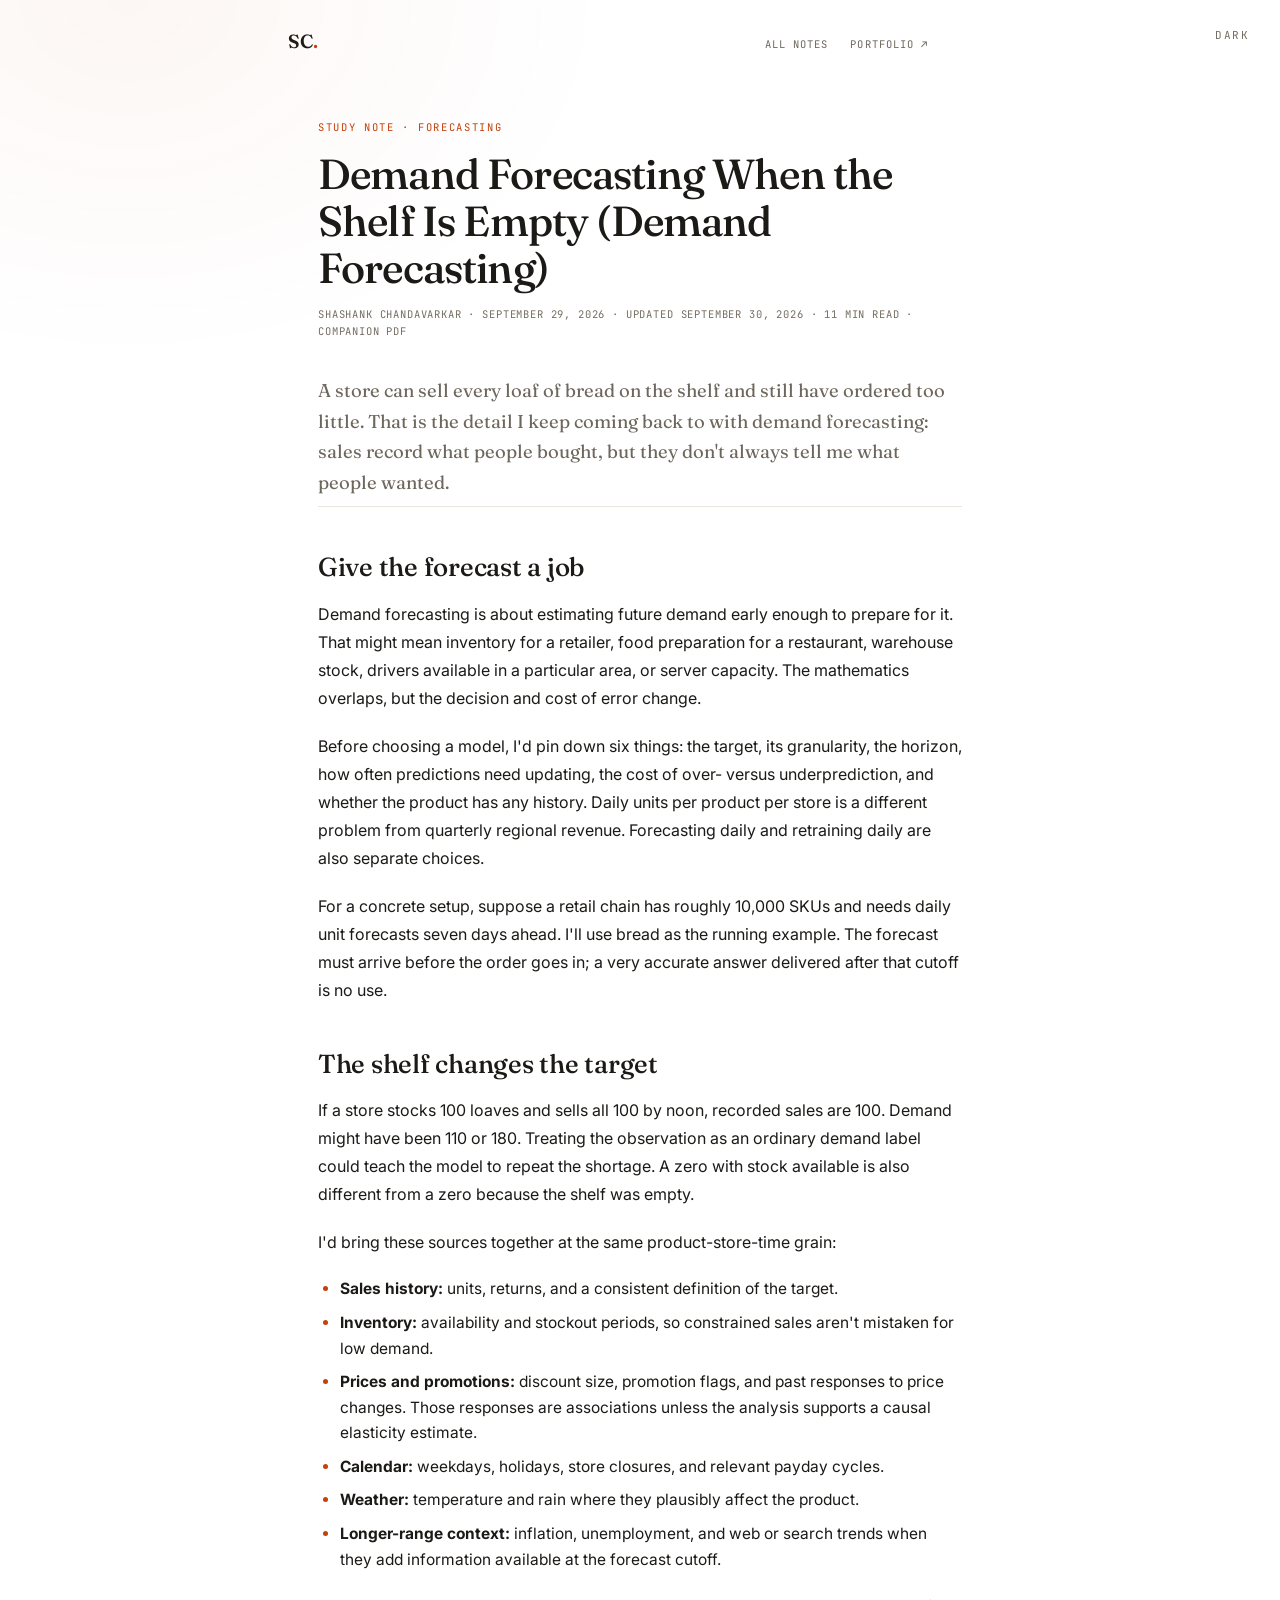
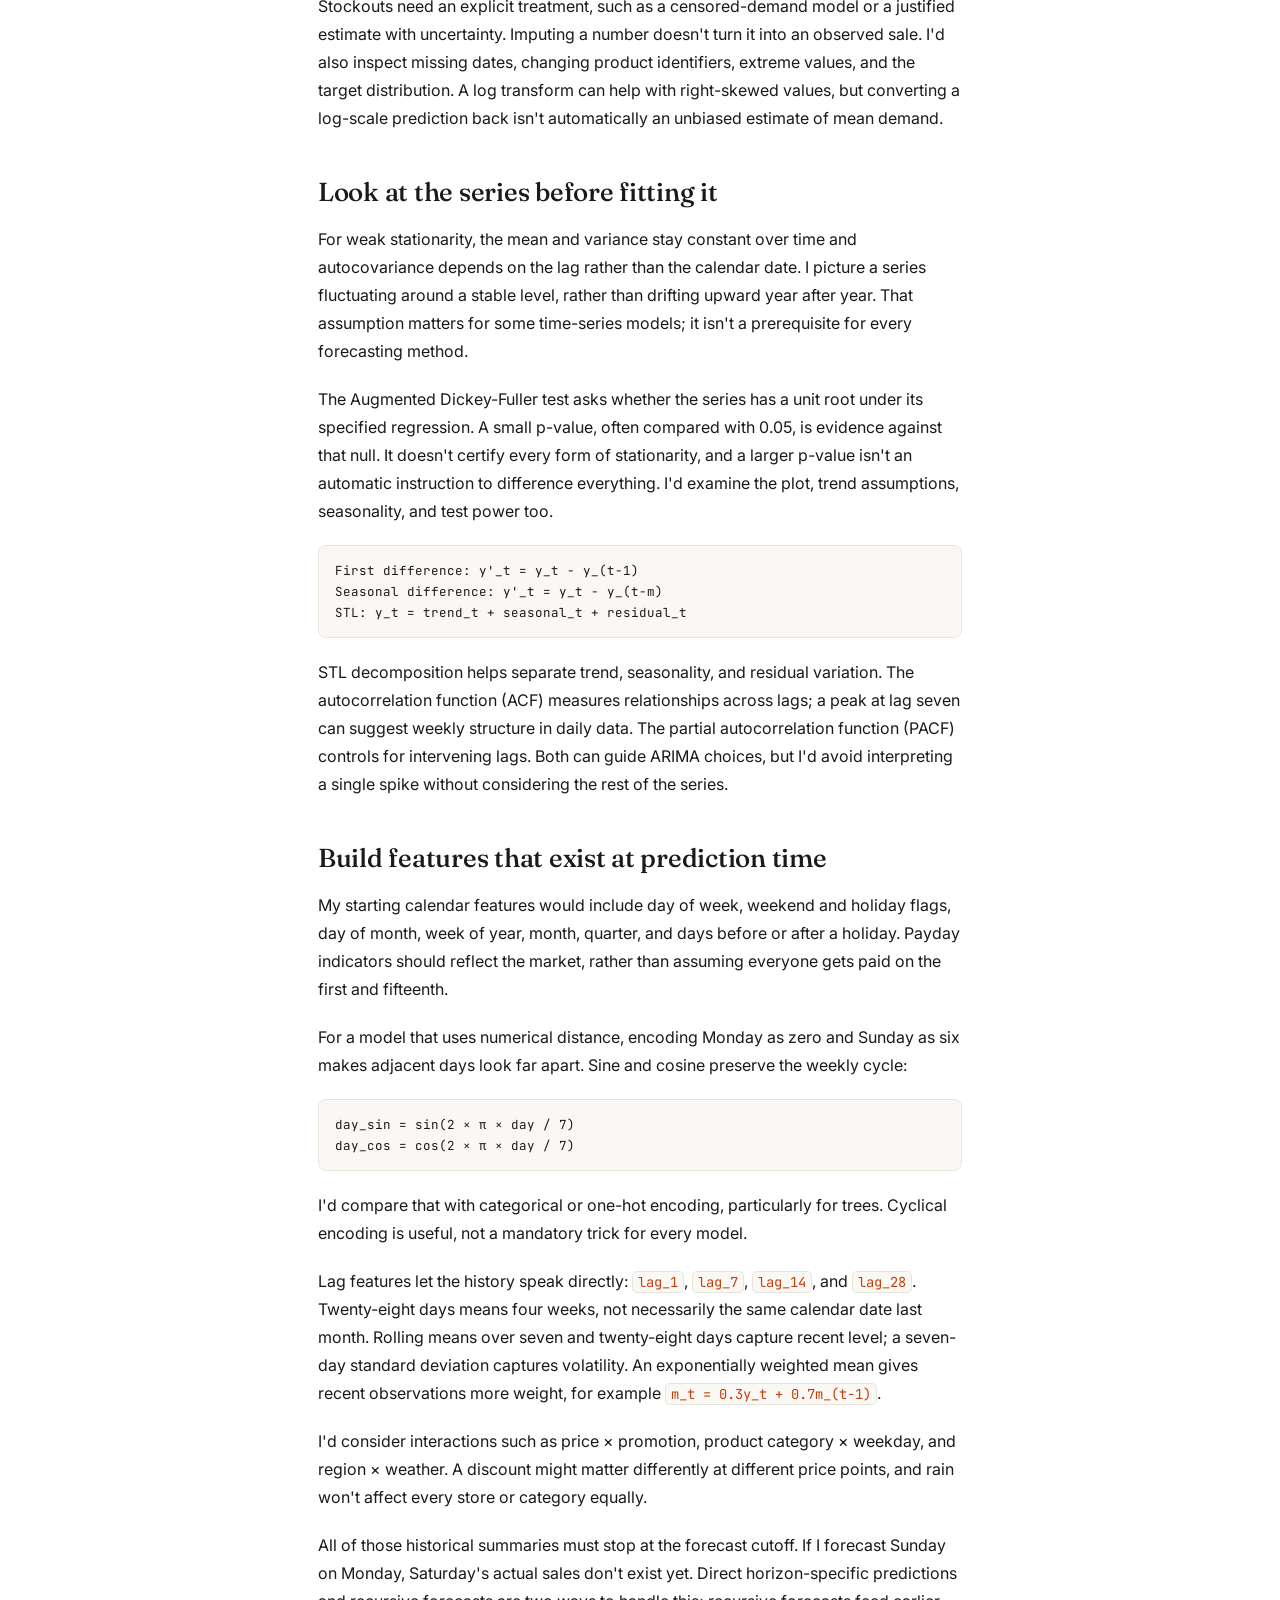
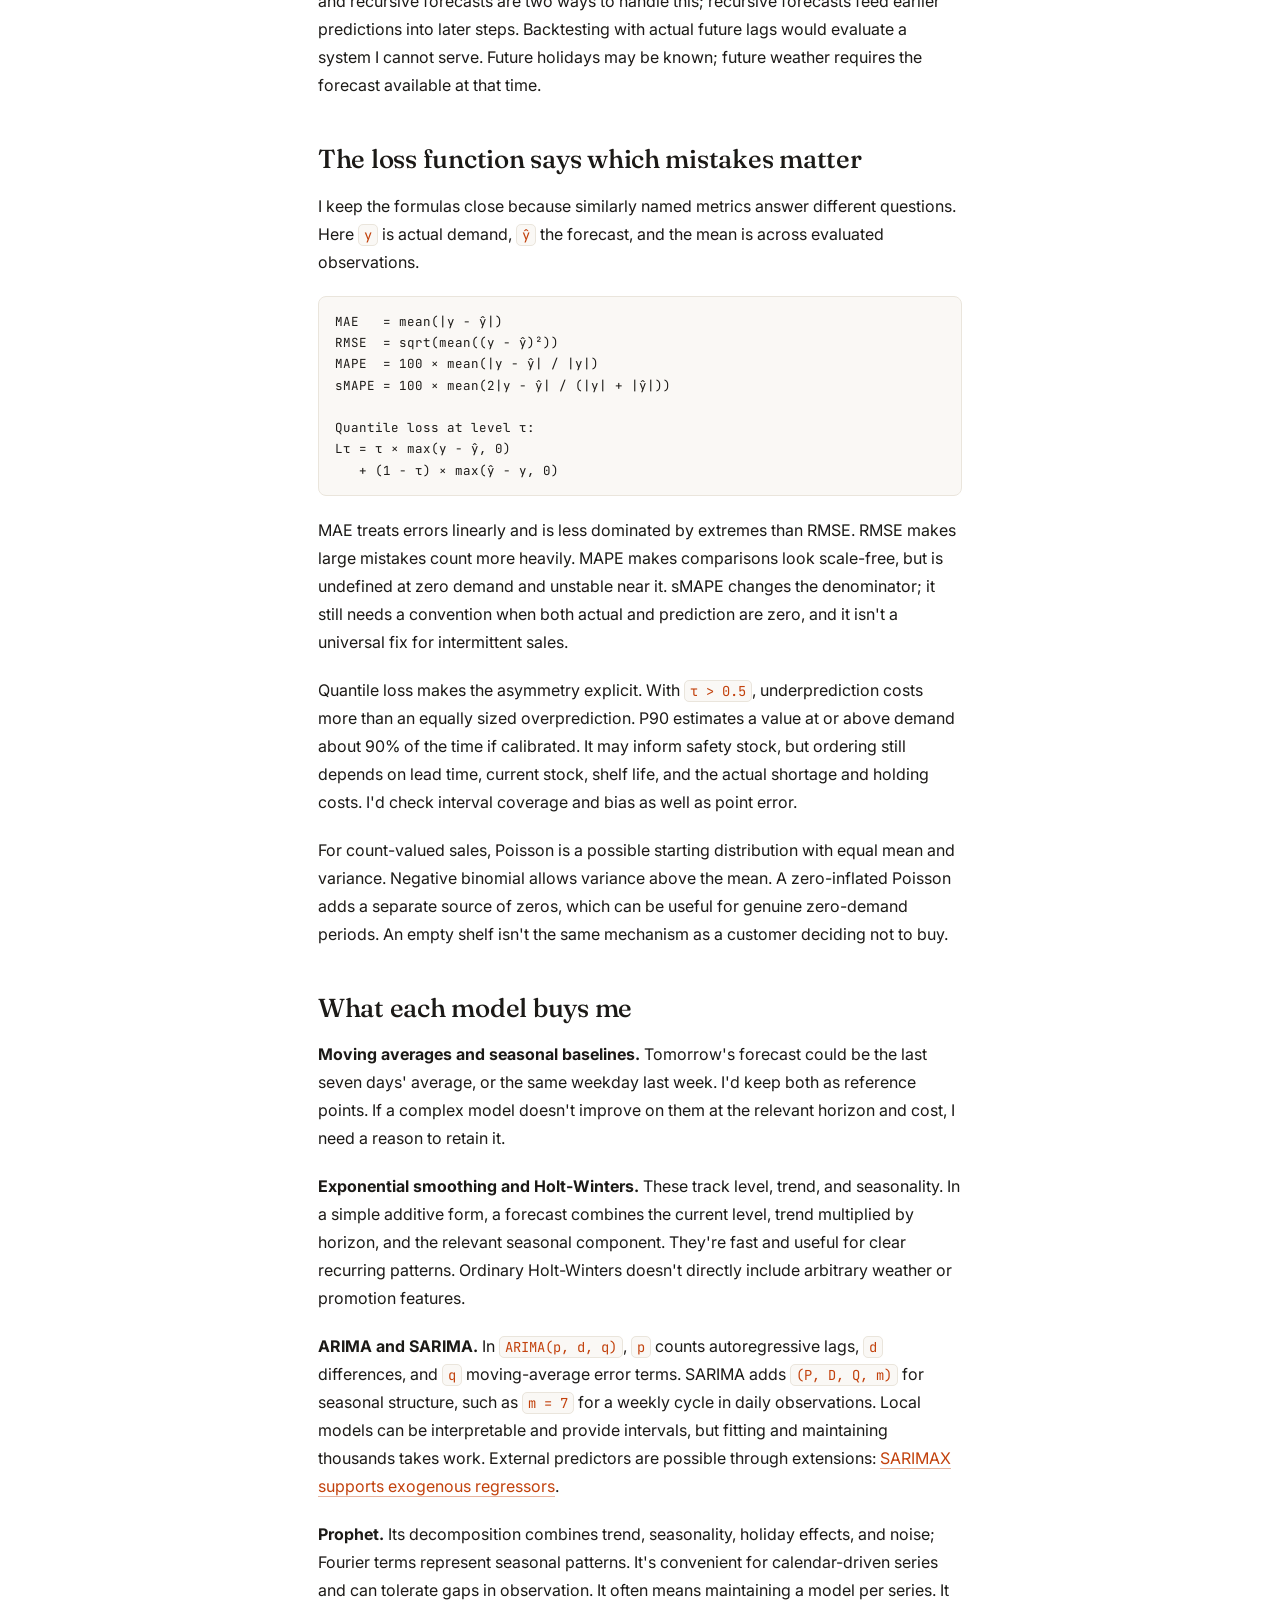
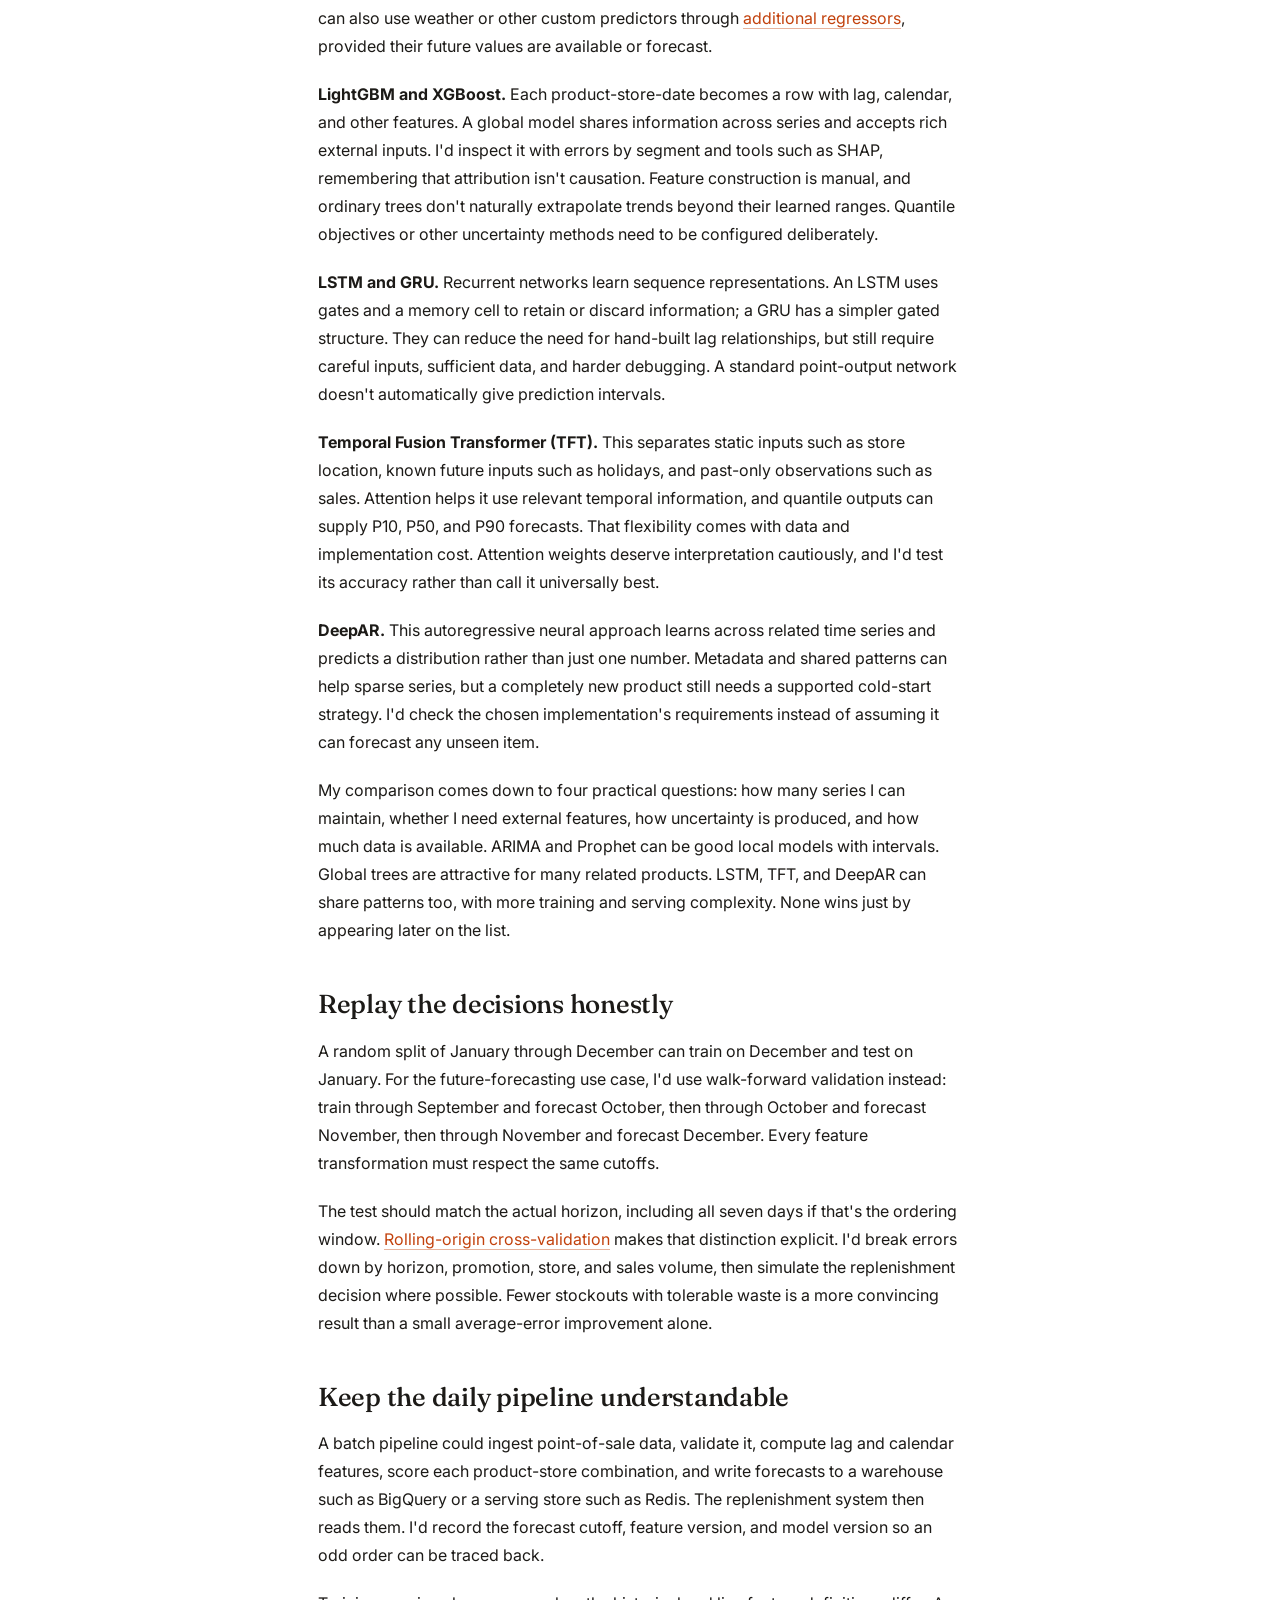
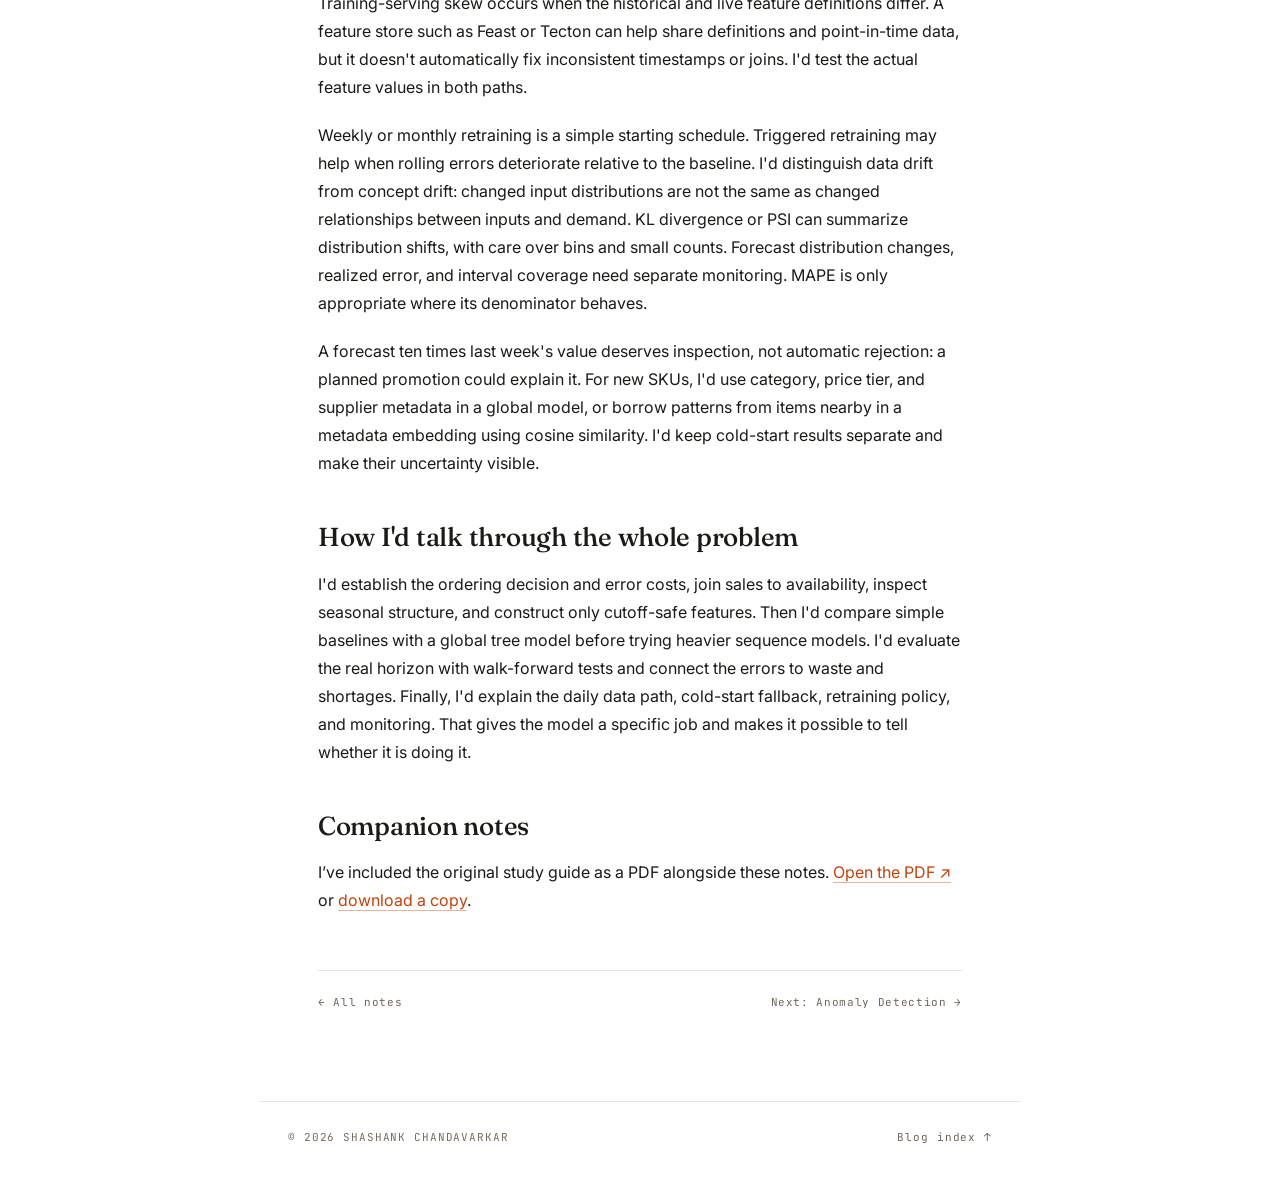
<file: blog/studies/demand-forecasting.html>
<!doctype html>
<html lang="en">
<head>
  <meta charset="utf-8" />
  <meta name="viewport" content="width=device-width, initial-scale=1" />
  <title>Demand Forecasting When the Shelf Is Empty (Demand Forecasting) | Shashank Chandavarkar</title>
  <meta name="description" content="A store that sells out hasn&#x27;t necessarily forecast well. My notes on stockouts, honest backtests, and why the cost of leftover bread belongs in the problem from the start." />
  <meta name="theme-color" content="#ffffff" />
  <meta property="og:title" content="Demand Forecasting When the Shelf Is Empty (Demand Forecasting)" />
  <meta property="og:description" content="A store that sells out hasn&#x27;t necessarily forecast well. My notes on stockouts, honest backtests, and why the cost of leftover bread belongs in the problem from the start." />
  <meta property="og:type" content="article" />
  <meta property="og:url" content="https://shashankc10.github.io/blog/studies/demand-forecasting.html" />
  <link rel="icon" href="data:image/svg+xml,%3Csvg xmlns='http://www.w3.org/2000/svg' viewBox='0 0 100 100'%3E%3Crect x='27' y='27' width='46' height='46' transform='rotate(45 50 50)' fill='%23c2410c'/%3E%3C/svg%3E" />
  <link rel="preconnect" href="https://fonts.googleapis.com">
  <link rel="preconnect" href="https://fonts.gstatic.com" crossorigin>
  <link href="https://fonts.googleapis.com/css2?family=Fraunces:ital,opsz,wght@0,9..144,400;0,9..144,500;0,9..144,600;1,9..144,400&amp;family=Inter:wght@400;500;600&amp;family=JetBrains+Mono:wght@400;500&amp;display=swap" rel="stylesheet">
  <link rel="stylesheet" href="../../styles.css">
  <link rel="stylesheet" href="../blog.css">
</head>
<body class="blog-page">
  <a class="skip" href="#main">Skip to content</a>
  <div class="progress" aria-hidden="true"><span id="progressBar"></span></div>
  <button id="themeToggle" type="button" aria-label="Toggle dark mode">DARK</button>

  <header class="blog-topbar">
    <a class="wordmark" href="../../index.html" aria-label="Back to Shashank Chandavarkar's portfolio">SC<span>.</span></a>
    <nav class="blog-nav" aria-label="Blog navigation">
      <a href="../index.html">All notes</a>
      <a href="../../index.html">Portfolio ↗</a>
    </nav>
  </header>

  <main id="main" class="article-main">
    <article>
      <header class="post-header">
        <p class="eyebrow">Study note · Forecasting</p>
        <h1>Demand Forecasting When the Shelf Is Empty (Demand Forecasting)</h1>
        <p class="post-meta">Shashank Chandavarkar · <time datetime="2026-09-29">September 29, 2026</time> · Updated <time datetime="2026-09-30">September 30, 2026</time> · 11 min read · companion PDF</p>
      </header>

      <div class="article-body">
        <p class="lede">A store can sell every loaf of bread on the shelf and still have ordered too little. That is the detail I keep coming back to with demand forecasting: sales record what people bought, but they don't always tell me what people wanted.</p>

        <h2>Give the forecast a job</h2>
        <p>Demand forecasting is about estimating future demand early enough to prepare for it. That might mean inventory for a retailer, food preparation for a restaurant, warehouse stock, drivers available in a particular area, or server capacity. The mathematics overlaps, but the decision and cost of error change.</p>
        <p>Before choosing a model, I'd pin down six things: the target, its granularity, the horizon, how often predictions need updating, the cost of over- versus underprediction, and whether the product has any history. Daily units per product per store is a different problem from quarterly regional revenue. Forecasting daily and retraining daily are also separate choices.</p>
        <p>For a concrete setup, suppose a retail chain has roughly 10,000 SKUs and needs daily unit forecasts seven days ahead. I'll use bread as the running example. The forecast must arrive before the order goes in; a very accurate answer delivered after that cutoff is no use.</p>

        <h2>The shelf changes the target</h2>
        <p>If a store stocks 100 loaves and sells all 100 by noon, recorded sales are 100. Demand might have been 110 or 180. Treating the observation as an ordinary demand label could teach the model to repeat the shortage. A zero with stock available is also different from a zero because the shelf was empty.</p>
        <p>I'd bring these sources together at the same product-store-time grain:</p>
        <ul>
        <li><strong>Sales history:</strong> units, returns, and a consistent definition of the target.</li>
        <li><strong>Inventory:</strong> availability and stockout periods, so constrained sales aren't mistaken for low demand.</li>
        <li><strong>Prices and promotions:</strong> discount size, promotion flags, and past responses to price changes. Those responses are associations unless the analysis supports a causal elasticity estimate.</li>
        <li><strong>Calendar:</strong> weekdays, holidays, store closures, and relevant payday cycles.</li>
        <li><strong>Weather:</strong> temperature and rain where they plausibly affect the product.</li>
        <li><strong>Longer-range context:</strong> inflation, unemployment, and web or search trends when they add information available at the forecast cutoff.</li>
        </ul>
        <p>Stockouts need an explicit treatment, such as a censored-demand model or a justified estimate with uncertainty. Imputing a number doesn't turn it into an observed sale. I'd also inspect missing dates, changing product identifiers, extreme values, and the target distribution. A log transform can help with right-skewed values, but converting a log-scale prediction back isn't automatically an unbiased estimate of mean demand.</p>

        <h2>Look at the series before fitting it</h2>
        <p>For weak stationarity, the mean and variance stay constant over time and autocovariance depends on the lag rather than the calendar date. I picture a series fluctuating around a stable level, rather than drifting upward year after year. That assumption matters for some time-series models; it isn't a prerequisite for every forecasting method.</p>
        <p>The Augmented Dickey-Fuller test asks whether the series has a unit root under its specified regression. A small p-value, often compared with 0.05, is evidence against that null. It doesn't certify every form of stationarity, and a larger p-value isn't an automatic instruction to difference everything. I'd examine the plot, trend assumptions, seasonality, and test power too.</p>
        <pre><code>First difference: y'_t = y_t - y_(t-1)
Seasonal difference: y'_t = y_t - y_(t-m)
STL: y_t = trend_t + seasonal_t + residual_t</code></pre>
        <p>STL decomposition helps separate trend, seasonality, and residual variation. The autocorrelation function (ACF) measures relationships across lags; a peak at lag seven can suggest weekly structure in daily data. The partial autocorrelation function (PACF) controls for intervening lags. Both can guide ARIMA choices, but I'd avoid interpreting a single spike without considering the rest of the series.</p>

        <h2>Build features that exist at prediction time</h2>
        <p>My starting calendar features would include day of week, weekend and holiday flags, day of month, week of year, month, quarter, and days before or after a holiday. Payday indicators should reflect the market, rather than assuming everyone gets paid on the first and fifteenth.</p>
        <p>For a model that uses numerical distance, encoding Monday as zero and Sunday as six makes adjacent days look far apart. Sine and cosine preserve the weekly cycle:</p>
        <pre><code>day_sin = sin(2 × π × day / 7)
day_cos = cos(2 × π × day / 7)</code></pre>
        <p>I'd compare that with categorical or one-hot encoding, particularly for trees. Cyclical encoding is useful, not a mandatory trick for every model.</p>
        <p>Lag features let the history speak directly: <code>lag_1</code>, <code>lag_7</code>, <code>lag_14</code>, and <code>lag_28</code>. Twenty-eight days means four weeks, not necessarily the same calendar date last month. Rolling means over seven and twenty-eight days capture recent level; a seven-day standard deviation captures volatility. An exponentially weighted mean gives recent observations more weight, for example <code>m_t = 0.3y_t + 0.7m_(t-1)</code>.</p>
        <p>I'd consider interactions such as price × promotion, product category × weekday, and region × weather. A discount might matter differently at different price points, and rain won't affect every store or category equally.</p>
        <p>All of those historical summaries must stop at the forecast cutoff. If I forecast Sunday on Monday, Saturday's actual sales don't exist yet. Direct horizon-specific predictions and recursive forecasts are two ways to handle this; recursive forecasts feed earlier predictions into later steps. Backtesting with actual future lags would evaluate a system I cannot serve. Future holidays may be known; future weather requires the forecast available at that time.</p>

        <h2>The loss function says which mistakes matter</h2>
        <p>I keep the formulas close because similarly named metrics answer different questions. Here <code>y</code> is actual demand, <code>ŷ</code> the forecast, and the mean is across evaluated observations.</p>
        <pre><code>MAE   = mean(|y - ŷ|)
RMSE  = sqrt(mean((y - ŷ)²))
MAPE  = 100 × mean(|y - ŷ| / |y|)
sMAPE = 100 × mean(2|y - ŷ| / (|y| + |ŷ|))

Quantile loss at level τ:
Lτ = τ × max(y - ŷ, 0)
   + (1 - τ) × max(ŷ - y, 0)</code></pre>
        <p>MAE treats errors linearly and is less dominated by extremes than RMSE. RMSE makes large mistakes count more heavily. MAPE makes comparisons look scale-free, but is undefined at zero demand and unstable near it. sMAPE changes the denominator; it still needs a convention when both actual and prediction are zero, and it isn't a universal fix for intermittent sales.</p>
        <p>Quantile loss makes the asymmetry explicit. With <code>τ &gt; 0.5</code>, underprediction costs more than an equally sized overprediction. P90 estimates a value at or above demand about 90% of the time if calibrated. It may inform safety stock, but ordering still depends on lead time, current stock, shelf life, and the actual shortage and holding costs. I'd check interval coverage and bias as well as point error.</p>
        <p>For count-valued sales, Poisson is a possible starting distribution with equal mean and variance. Negative binomial allows variance above the mean. A zero-inflated Poisson adds a separate source of zeros, which can be useful for genuine zero-demand periods. An empty shelf isn't the same mechanism as a customer deciding not to buy.</p>

        <h2>What each model buys me</h2>
        <p><strong>Moving averages and seasonal baselines.</strong> Tomorrow's forecast could be the last seven days' average, or the same weekday last week. I'd keep both as reference points. If a complex model doesn't improve on them at the relevant horizon and cost, I need a reason to retain it.</p>
        <p><strong>Exponential smoothing and Holt-Winters.</strong> These track level, trend, and seasonality. In a simple additive form, a forecast combines the current level, trend multiplied by horizon, and the relevant seasonal component. They're fast and useful for clear recurring patterns. Ordinary Holt-Winters doesn't directly include arbitrary weather or promotion features.</p>
        <p><strong>ARIMA and SARIMA.</strong> In <code>ARIMA(p, d, q)</code>, <code>p</code> counts autoregressive lags, <code>d</code> differences, and <code>q</code> moving-average error terms. SARIMA adds <code>(P, D, Q, m)</code> for seasonal structure, such as <code>m = 7</code> for a weekly cycle in daily observations. Local models can be interpretable and provide intervals, but fitting and maintaining thousands takes work. External predictors are possible through extensions: <a href="https://www.statsmodels.org/stable/generated/statsmodels.tsa.statespace.sarimax.SARIMAX.html" target="_blank" rel="noopener">SARIMAX supports exogenous regressors</a>.</p>
        <p><strong>Prophet.</strong> Its decomposition combines trend, seasonality, holiday effects, and noise; Fourier terms represent seasonal patterns. It's convenient for calendar-driven series and can tolerate gaps in observation. It often means maintaining a model per series. It can also use weather or other custom predictors through <a href="https://github.com/facebook/prophet/blob/main/docs/_docs/seasonality%2C_holiday_effects%2C_and_regressors.md" target="_blank" rel="noopener">additional regressors</a>, provided their future values are available or forecast.</p>
        <p><strong>LightGBM and XGBoost.</strong> Each product-store-date becomes a row with lag, calendar, and other features. A global model shares information across series and accepts rich external inputs. I'd inspect it with errors by segment and tools such as SHAP, remembering that attribution isn't causation. Feature construction is manual, and ordinary trees don't naturally extrapolate trends beyond their learned ranges. Quantile objectives or other uncertainty methods need to be configured deliberately.</p>
        <p><strong>LSTM and GRU.</strong> Recurrent networks learn sequence representations. An LSTM uses gates and a memory cell to retain or discard information; a GRU has a simpler gated structure. They can reduce the need for hand-built lag relationships, but still require careful inputs, sufficient data, and harder debugging. A standard point-output network doesn't automatically give prediction intervals.</p>
        <p><strong>Temporal Fusion Transformer (TFT).</strong> This separates static inputs such as store location, known future inputs such as holidays, and past-only observations such as sales. Attention helps it use relevant temporal information, and quantile outputs can supply P10, P50, and P90 forecasts. That flexibility comes with data and implementation cost. Attention weights deserve interpretation cautiously, and I'd test its accuracy rather than call it universally best.</p>
        <p><strong>DeepAR.</strong> This autoregressive neural approach learns across related time series and predicts a distribution rather than just one number. Metadata and shared patterns can help sparse series, but a completely new product still needs a supported cold-start strategy. I'd check the chosen implementation's requirements instead of assuming it can forecast any unseen item.</p>
        <p>My comparison comes down to four practical questions: how many series I can maintain, whether I need external features, how uncertainty is produced, and how much data is available. ARIMA and Prophet can be good local models with intervals. Global trees are attractive for many related products. LSTM, TFT, and DeepAR can share patterns too, with more training and serving complexity. None wins just by appearing later on the list.</p>

        <h2>Replay the decisions honestly</h2>
        <p>A random split of January through December can train on December and test on January. For the future-forecasting use case, I'd use walk-forward validation instead: train through September and forecast October, then through October and forecast November, then through November and forecast December. Every feature transformation must respect the same cutoffs.</p>
        <p>The test should match the actual horizon, including all seven days if that's the ordering window. <a href="https://otexts.com/fpp3/tscv.html" target="_blank" rel="noopener">Rolling-origin cross-validation</a> makes that distinction explicit. I'd break errors down by horizon, promotion, store, and sales volume, then simulate the replenishment decision where possible. Fewer stockouts with tolerable waste is a more convincing result than a small average-error improvement alone.</p>

        <h2>Keep the daily pipeline understandable</h2>
        <p>A batch pipeline could ingest point-of-sale data, validate it, compute lag and calendar features, score each product-store combination, and write forecasts to a warehouse such as BigQuery or a serving store such as Redis. The replenishment system then reads them. I'd record the forecast cutoff, feature version, and model version so an odd order can be traced back.</p>
        <p>Training-serving skew occurs when the historical and live feature definitions differ. A feature store such as Feast or Tecton can help share definitions and point-in-time data, but it doesn't automatically fix inconsistent timestamps or joins. I'd test the actual feature values in both paths.</p>
        <p>Weekly or monthly retraining is a simple starting schedule. Triggered retraining may help when rolling errors deteriorate relative to the baseline. I'd distinguish data drift from concept drift: changed input distributions are not the same as changed relationships between inputs and demand. KL divergence or PSI can summarize distribution shifts, with care over bins and small counts. Forecast distribution changes, realized error, and interval coverage need separate monitoring. MAPE is only appropriate where its denominator behaves.</p>
        <p>A forecast ten times last week's value deserves inspection, not automatic rejection: a planned promotion could explain it. For new SKUs, I'd use category, price tier, and supplier metadata in a global model, or borrow patterns from items nearby in a metadata embedding using cosine similarity. I'd keep cold-start results separate and make their uncertainty visible.</p>

        <h2>How I'd talk through the whole problem</h2>
        <p>I'd establish the ordering decision and error costs, join sales to availability, inspect seasonal structure, and construct only cutoff-safe features. Then I'd compare simple baselines with a global tree model before trying heavier sequence models. I'd evaluate the real horizon with walk-forward tests and connect the errors to waste and shortages. Finally, I'd explain the daily data path, cold-start fallback, retraining policy, and monitoring. That gives the model a specific job and makes it possible to tell whether it is doing it.</p>

        <h2>Companion notes</h2>
        <p>I’ve included the original study guide as a PDF alongside these notes. <a href="../../assets/studies/demand-forecasting-study-notes.pdf" target="_blank" rel="noopener">Open the PDF ↗</a> or <a href="../../assets/studies/demand-forecasting-study-notes.pdf" download>download a copy</a>.</p>
      </div>

      <nav class="article-next" aria-label="More notes">
        <a href="../index.html">← All notes</a>
        <a href="anomaly-detection.html">Next: Anomaly Detection →</a>
      </nav>
    </article>
  </main>

  <footer class="article-footer">
    <span>© <span id="year"></span> SHASHANK CHANDAVARKAR</span>
    <a href="../index.html">Blog index ↑</a>
  </footer>
  <button id="toTop" type="button" aria-label="Back to top">↑</button>
  <script src="../../script.js"></script>
    <!-- Cloudflare Web Analytics --><script type='module' src='https://static.cloudflareinsights.com/beacon.min.js' data-cf-beacon='{"token": "872f78c4c81649f797d34ed2ab666db1"}'></script><!-- End Cloudflare Web Analytics -->
  </body>
</html>
</file>
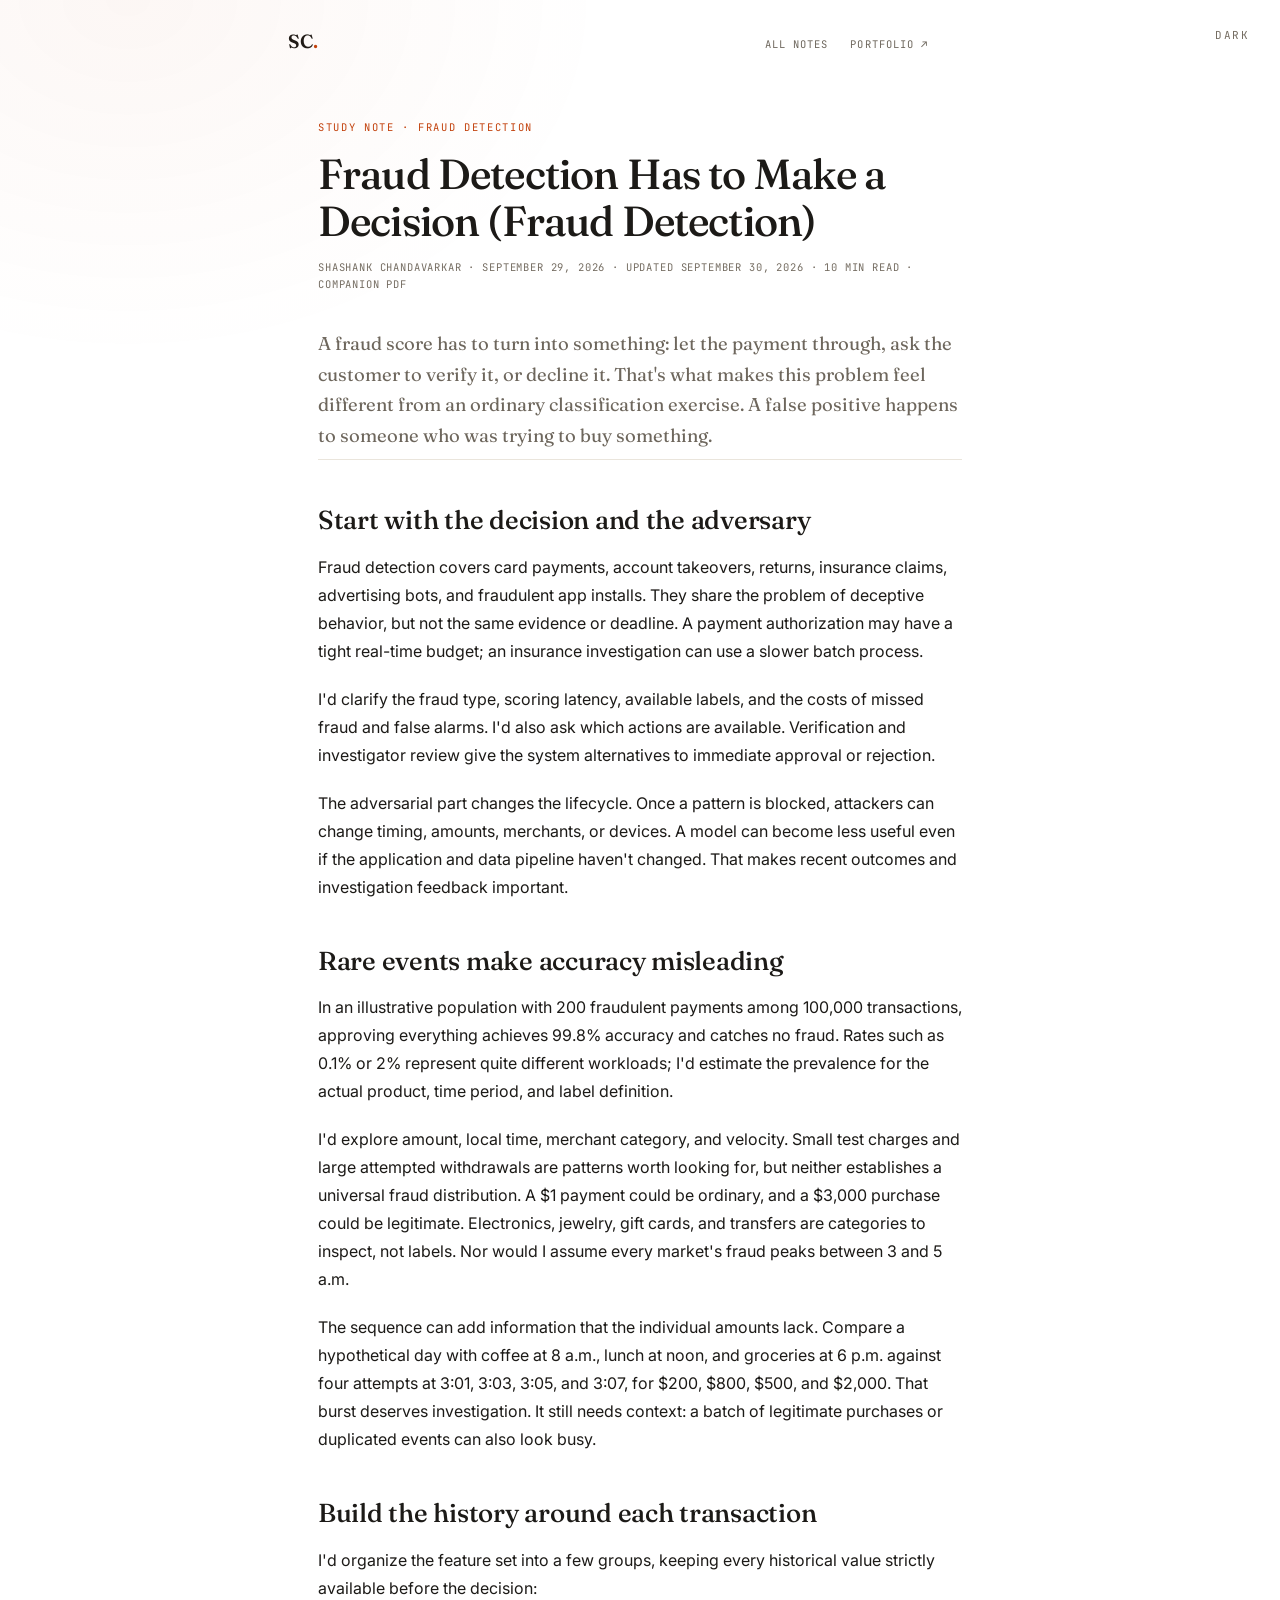
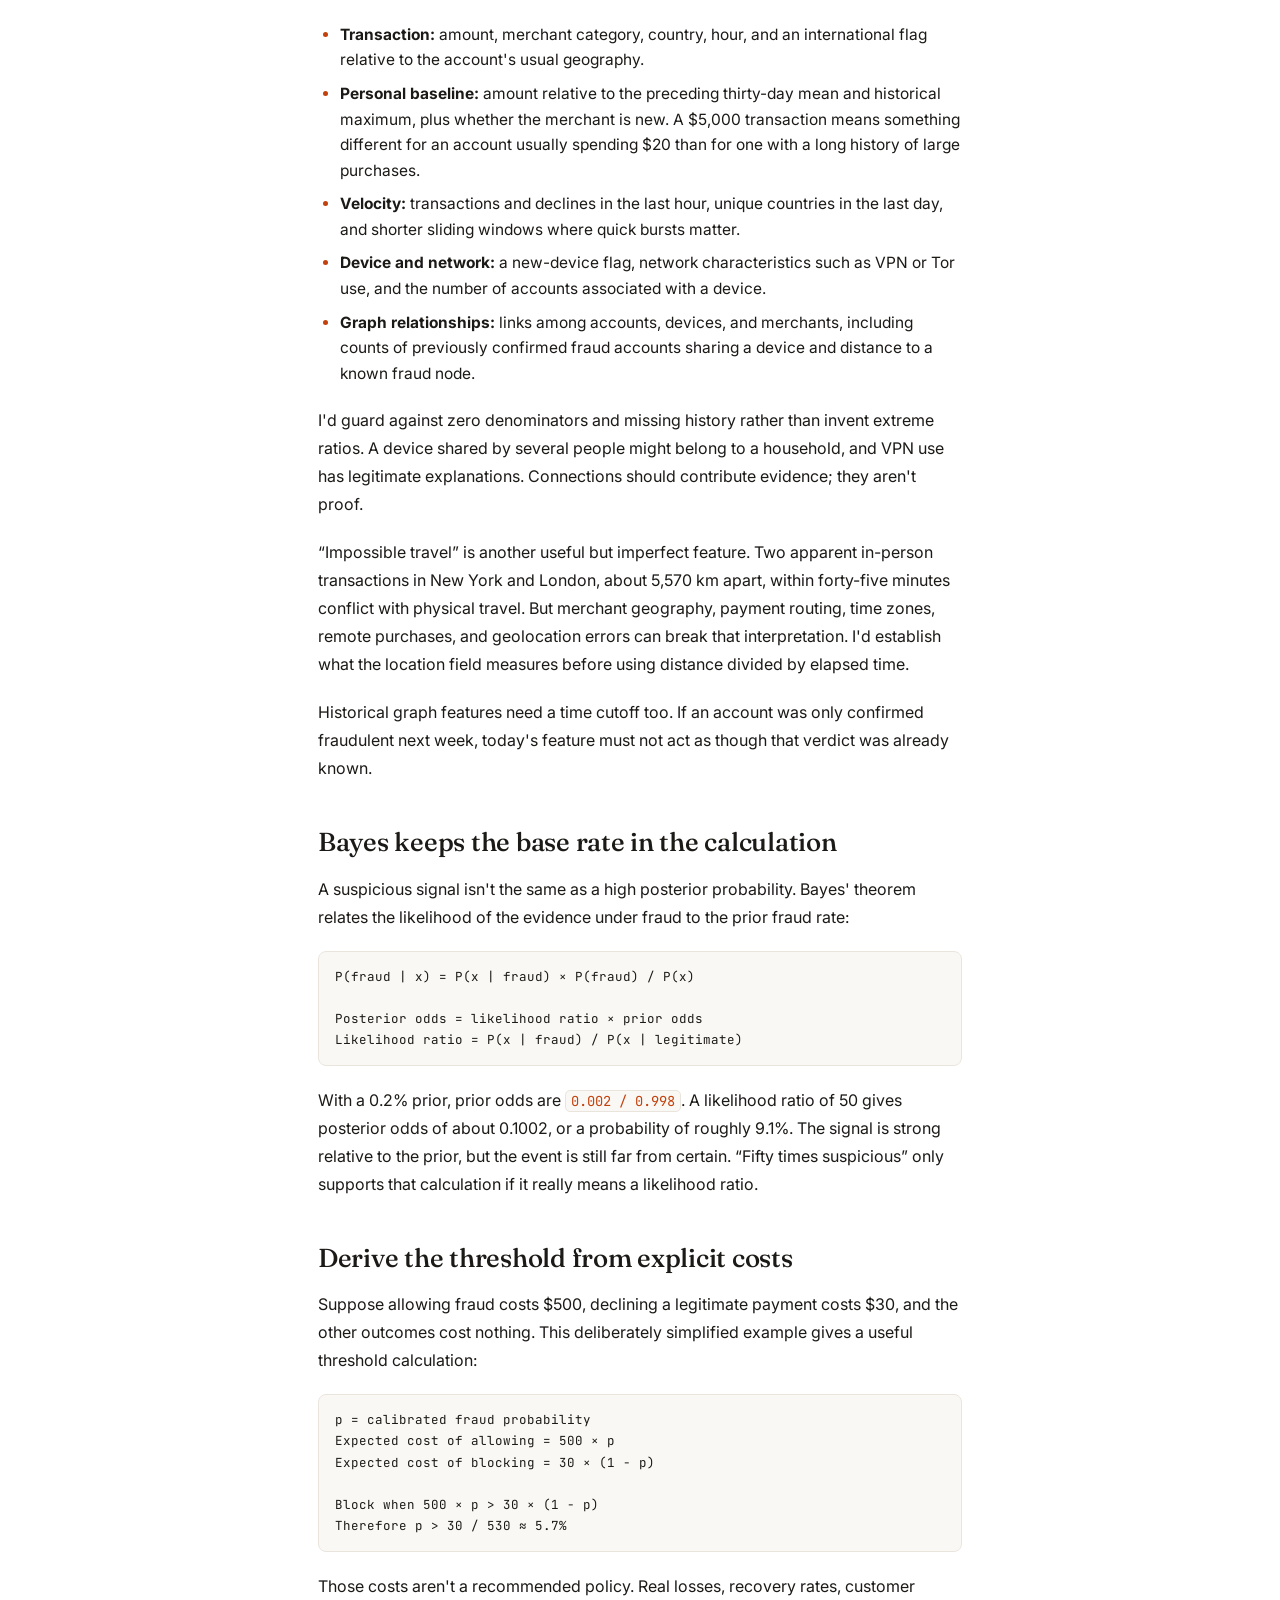
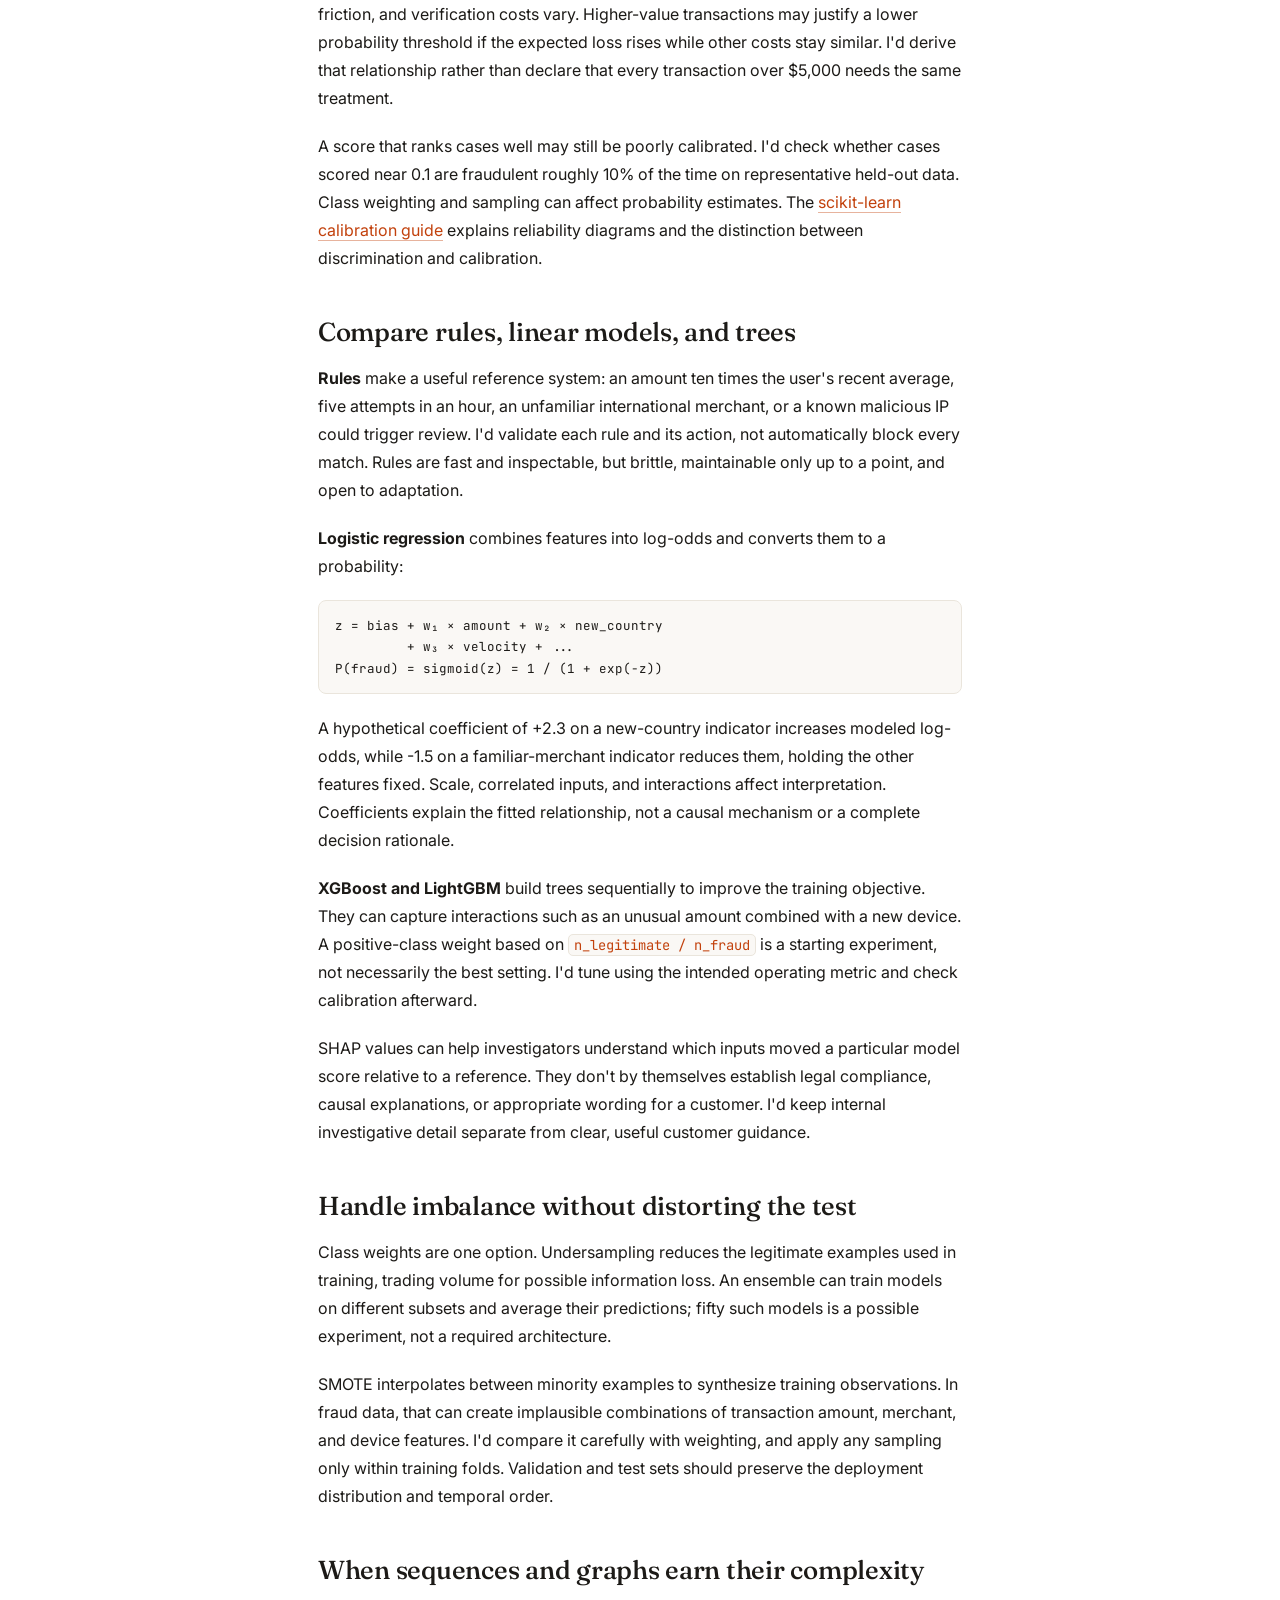
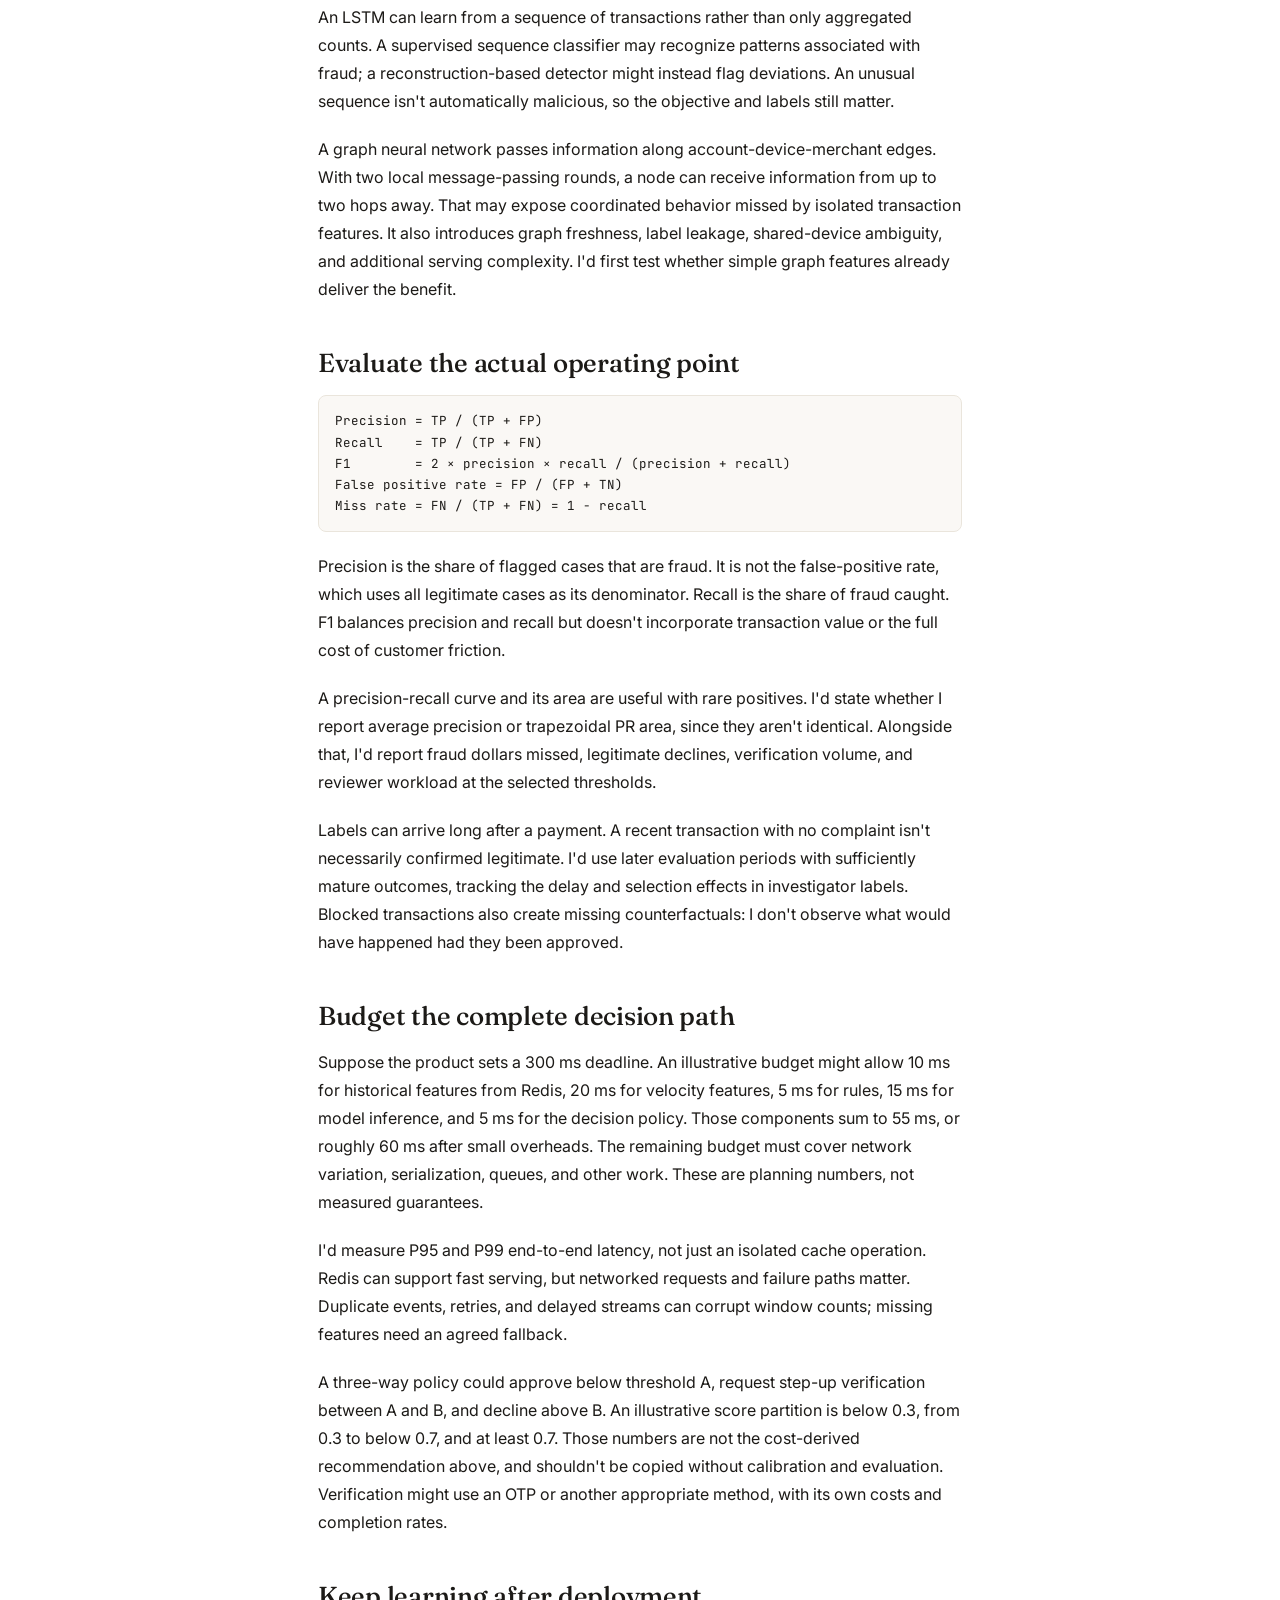
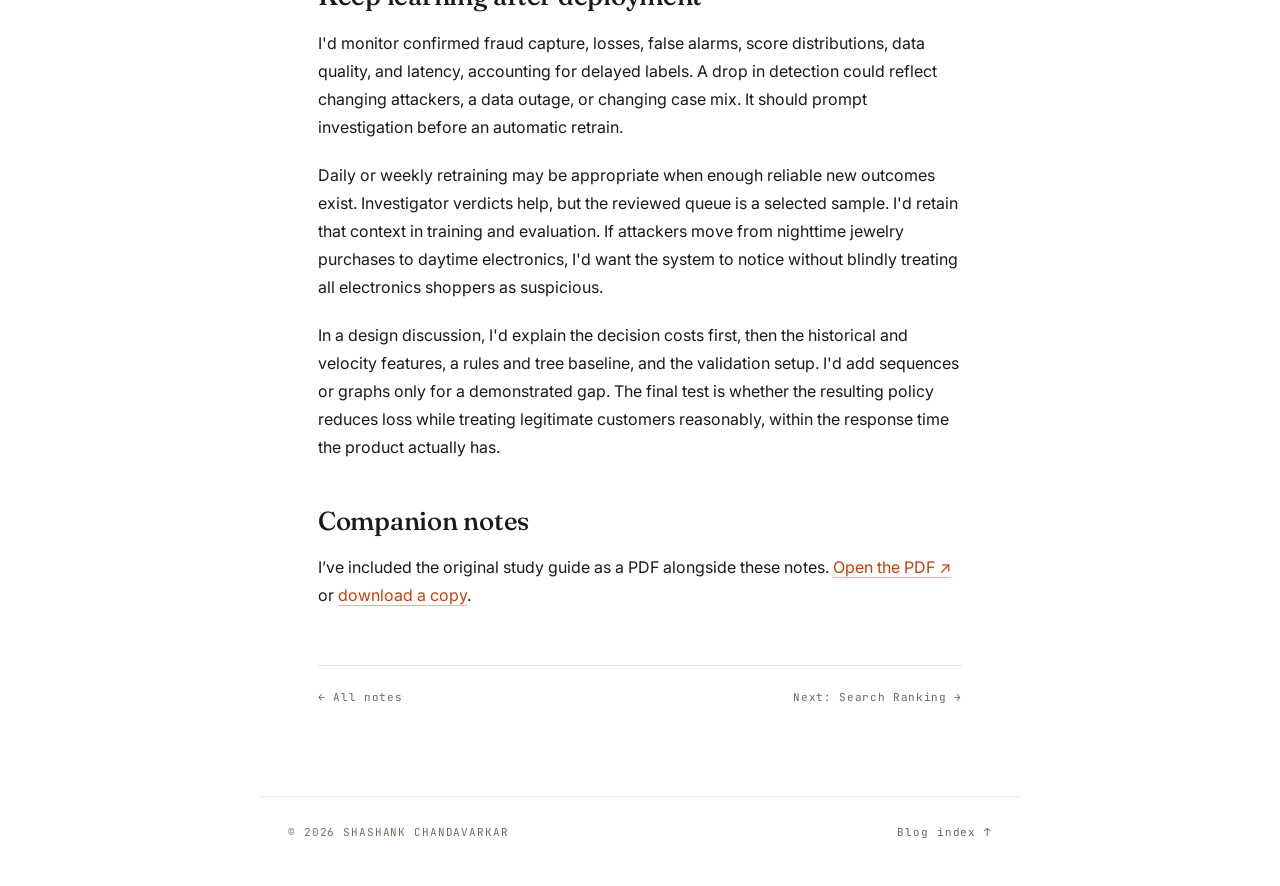
<file: blog/studies/fraud-detection.html>
<!doctype html>
<html lang="en">
<head>
  <meta charset="utf-8" />
  <meta name="viewport" content="width=device-width, initial-scale=1" />
  <title>Fraud Detection Has to Make a Decision (Fraud Detection) | Shashank Chandavarkar</title>
  <meta name="description" content="A fraud score has to become an approval, a verification step, or a decline. I wanted to understand how costs, delayed labels, and ordinary customer behavior change that decision." />
  <meta name="theme-color" content="#ffffff" />
  <meta property="og:title" content="Fraud Detection Has to Make a Decision (Fraud Detection)" />
  <meta property="og:description" content="A fraud score has to become an approval, a verification step, or a decline. I wanted to understand how costs, delayed labels, and ordinary customer behavior change that decision." />
  <meta property="og:type" content="article" />
  <meta property="og:url" content="https://shashankc10.github.io/blog/studies/fraud-detection.html" />
  <link rel="icon" href="data:image/svg+xml,%3Csvg xmlns='http://www.w3.org/2000/svg' viewBox='0 0 100 100'%3E%3Crect x='27' y='27' width='46' height='46' transform='rotate(45 50 50)' fill='%23c2410c'/%3E%3C/svg%3E" />
  <link rel="preconnect" href="https://fonts.googleapis.com">
  <link rel="preconnect" href="https://fonts.gstatic.com" crossorigin>
  <link href="https://fonts.googleapis.com/css2?family=Fraunces:ital,opsz,wght@0,9..144,400;0,9..144,500;0,9..144,600;1,9..144,400&amp;family=Inter:wght@400;500;600&amp;family=JetBrains+Mono:wght@400;500&amp;display=swap" rel="stylesheet">
  <link rel="stylesheet" href="../../styles.css">
  <link rel="stylesheet" href="../blog.css">
</head>
<body class="blog-page">
  <a class="skip" href="#main">Skip to content</a>
  <div class="progress" aria-hidden="true"><span id="progressBar"></span></div>
  <button id="themeToggle" type="button" aria-label="Toggle dark mode">DARK</button>

  <header class="blog-topbar">
    <a class="wordmark" href="../../index.html" aria-label="Back to Shashank Chandavarkar's portfolio">SC<span>.</span></a>
    <nav class="blog-nav" aria-label="Blog navigation">
      <a href="../index.html">All notes</a>
      <a href="../../index.html">Portfolio ↗</a>
    </nav>
  </header>

  <main id="main" class="article-main">
    <article>
      <header class="post-header">
        <p class="eyebrow">Study note · Fraud detection</p>
        <h1>Fraud Detection Has to Make a Decision (Fraud Detection)</h1>
        <p class="post-meta">Shashank Chandavarkar · <time datetime="2026-09-29">September 29, 2026</time> · Updated <time datetime="2026-09-30">September 30, 2026</time> · 10 min read · companion PDF</p>
      </header>

      <div class="article-body">
        <p class="lede">A fraud score has to turn into something: let the payment through, ask the customer to verify it, or decline it. That's what makes this problem feel different from an ordinary classification exercise. A false positive happens to someone who was trying to buy something.</p>

        <h2>Start with the decision and the adversary</h2>
        <p>Fraud detection covers card payments, account takeovers, returns, insurance claims, advertising bots, and fraudulent app installs. They share the problem of deceptive behavior, but not the same evidence or deadline. A payment authorization may have a tight real-time budget; an insurance investigation can use a slower batch process.</p>
        <p>I'd clarify the fraud type, scoring latency, available labels, and the costs of missed fraud and false alarms. I'd also ask which actions are available. Verification and investigator review give the system alternatives to immediate approval or rejection.</p>
        <p>The adversarial part changes the lifecycle. Once a pattern is blocked, attackers can change timing, amounts, merchants, or devices. A model can become less useful even if the application and data pipeline haven't changed. That makes recent outcomes and investigation feedback important.</p>

        <h2>Rare events make accuracy misleading</h2>
        <p>In an illustrative population with 200 fraudulent payments among 100,000 transactions, approving everything achieves 99.8% accuracy and catches no fraud. Rates such as 0.1% or 2% represent quite different workloads; I'd estimate the prevalence for the actual product, time period, and label definition.</p>
        <p>I'd explore amount, local time, merchant category, and velocity. Small test charges and large attempted withdrawals are patterns worth looking for, but neither establishes a universal fraud distribution. A $1 payment could be ordinary, and a $3,000 purchase could be legitimate. Electronics, jewelry, gift cards, and transfers are categories to inspect, not labels. Nor would I assume every market's fraud peaks between 3 and 5 a.m.</p>
        <p>The sequence can add information that the individual amounts lack. Compare a hypothetical day with coffee at 8 a.m., lunch at noon, and groceries at 6 p.m. against four attempts at 3:01, 3:03, 3:05, and 3:07, for $200, $800, $500, and $2,000. That burst deserves investigation. It still needs context: a batch of legitimate purchases or duplicated events can also look busy.</p>

        <h2>Build the history around each transaction</h2>
        <p>I'd organize the feature set into a few groups, keeping every historical value strictly available before the decision:</p>
        <ul>
        <li><strong>Transaction:</strong> amount, merchant category, country, hour, and an international flag relative to the account's usual geography.</li>
        <li><strong>Personal baseline:</strong> amount relative to the preceding thirty-day mean and historical maximum, plus whether the merchant is new. A $5,000 transaction means something different for an account usually spending $20 than for one with a long history of large purchases.</li>
        <li><strong>Velocity:</strong> transactions and declines in the last hour, unique countries in the last day, and shorter sliding windows where quick bursts matter.</li>
        <li><strong>Device and network:</strong> a new-device flag, network characteristics such as VPN or Tor use, and the number of accounts associated with a device.</li>
        <li><strong>Graph relationships:</strong> links among accounts, devices, and merchants, including counts of previously confirmed fraud accounts sharing a device and distance to a known fraud node.</li>
        </ul>
        <p>I'd guard against zero denominators and missing history rather than invent extreme ratios. A device shared by several people might belong to a household, and VPN use has legitimate explanations. Connections should contribute evidence; they aren't proof.</p>
        <p>“Impossible travel” is another useful but imperfect feature. Two apparent in-person transactions in New York and London, about 5,570 km apart, within forty-five minutes conflict with physical travel. But merchant geography, payment routing, time zones, remote purchases, and geolocation errors can break that interpretation. I'd establish what the location field measures before using distance divided by elapsed time.</p>
        <p>Historical graph features need a time cutoff too. If an account was only confirmed fraudulent next week, today's feature must not act as though that verdict was already known.</p>

        <h2>Bayes keeps the base rate in the calculation</h2>
        <p>A suspicious signal isn't the same as a high posterior probability. Bayes' theorem relates the likelihood of the evidence under fraud to the prior fraud rate:</p>
        <pre><code>P(fraud | x) = P(x | fraud) × P(fraud) / P(x)

Posterior odds = likelihood ratio × prior odds
Likelihood ratio = P(x | fraud) / P(x | legitimate)</code></pre>
        <p>With a 0.2% prior, prior odds are <code>0.002 / 0.998</code>. A likelihood ratio of 50 gives posterior odds of about 0.1002, or a probability of roughly 9.1%. The signal is strong relative to the prior, but the event is still far from certain. “Fifty times suspicious” only supports that calculation if it really means a likelihood ratio.</p>

        <h2>Derive the threshold from explicit costs</h2>
        <p>Suppose allowing fraud costs $500, declining a legitimate payment costs $30, and the other outcomes cost nothing. This deliberately simplified example gives a useful threshold calculation:</p>
        <pre><code>p = calibrated fraud probability
Expected cost of allowing = 500 × p
Expected cost of blocking = 30 × (1 - p)

Block when 500 × p &gt; 30 × (1 - p)
Therefore p &gt; 30 / 530 ≈ 5.7%</code></pre>
        <p>Those costs aren't a recommended policy. Real losses, recovery rates, customer friction, and verification costs vary. Higher-value transactions may justify a lower probability threshold if the expected loss rises while other costs stay similar. I'd derive that relationship rather than declare that every transaction over $5,000 needs the same treatment.</p>
        <p>A score that ranks cases well may still be poorly calibrated. I'd check whether cases scored near 0.1 are fraudulent roughly 10% of the time on representative held-out data. Class weighting and sampling can affect probability estimates. The <a href="https://scikit-learn.org/stable/modules/calibration.html" target="_blank" rel="noopener">scikit-learn calibration guide</a> explains reliability diagrams and the distinction between discrimination and calibration.</p>

        <h2>Compare rules, linear models, and trees</h2>
        <p><strong>Rules</strong> make a useful reference system: an amount ten times the user's recent average, five attempts in an hour, an unfamiliar international merchant, or a known malicious IP could trigger review. I'd validate each rule and its action, not automatically block every match. Rules are fast and inspectable, but brittle, maintainable only up to a point, and open to adaptation.</p>
        <p><strong>Logistic regression</strong> combines features into log-odds and converts them to a probability:</p>
        <pre><code>z = bias + w₁ × amount + w₂ × new_country
         + w₃ × velocity + ...
P(fraud) = sigmoid(z) = 1 / (1 + exp(-z))</code></pre>
        <p>A hypothetical coefficient of +2.3 on a new-country indicator increases modeled log-odds, while -1.5 on a familiar-merchant indicator reduces them, holding the other features fixed. Scale, correlated inputs, and interactions affect interpretation. Coefficients explain the fitted relationship, not a causal mechanism or a complete decision rationale.</p>
        <p><strong>XGBoost and LightGBM</strong> build trees sequentially to improve the training objective. They can capture interactions such as an unusual amount combined with a new device. A positive-class weight based on <code>n_legitimate / n_fraud</code> is a starting experiment, not necessarily the best setting. I'd tune using the intended operating metric and check calibration afterward.</p>
        <p>SHAP values can help investigators understand which inputs moved a particular model score relative to a reference. They don't by themselves establish legal compliance, causal explanations, or appropriate wording for a customer. I'd keep internal investigative detail separate from clear, useful customer guidance.</p>

        <h2>Handle imbalance without distorting the test</h2>
        <p>Class weights are one option. Undersampling reduces the legitimate examples used in training, trading volume for possible information loss. An ensemble can train models on different subsets and average their predictions; fifty such models is a possible experiment, not a required architecture.</p>
        <p>SMOTE interpolates between minority examples to synthesize training observations. In fraud data, that can create implausible combinations of transaction amount, merchant, and device features. I'd compare it carefully with weighting, and apply any sampling only within training folds. Validation and test sets should preserve the deployment distribution and temporal order.</p>

        <h2>When sequences and graphs earn their complexity</h2>
        <p>An LSTM can learn from a sequence of transactions rather than only aggregated counts. A supervised sequence classifier may recognize patterns associated with fraud; a reconstruction-based detector might instead flag deviations. An unusual sequence isn't automatically malicious, so the objective and labels still matter.</p>
        <p>A graph neural network passes information along account-device-merchant edges. With two local message-passing rounds, a node can receive information from up to two hops away. That may expose coordinated behavior missed by isolated transaction features. It also introduces graph freshness, label leakage, shared-device ambiguity, and additional serving complexity. I'd first test whether simple graph features already deliver the benefit.</p>

        <h2>Evaluate the actual operating point</h2>
        <pre><code>Precision = TP / (TP + FP)
Recall    = TP / (TP + FN)
F1        = 2 × precision × recall / (precision + recall)
False positive rate = FP / (FP + TN)
Miss rate = FN / (TP + FN) = 1 - recall</code></pre>
        <p>Precision is the share of flagged cases that are fraud. It is not the false-positive rate, which uses all legitimate cases as its denominator. Recall is the share of fraud caught. F1 balances precision and recall but doesn't incorporate transaction value or the full cost of customer friction.</p>
        <p>A precision-recall curve and its area are useful with rare positives. I'd state whether I report average precision or trapezoidal PR area, since they aren't identical. Alongside that, I'd report fraud dollars missed, legitimate declines, verification volume, and reviewer workload at the selected thresholds.</p>
        <p>Labels can arrive long after a payment. A recent transaction with no complaint isn't necessarily confirmed legitimate. I'd use later evaluation periods with sufficiently mature outcomes, tracking the delay and selection effects in investigator labels. Blocked transactions also create missing counterfactuals: I don't observe what would have happened had they been approved.</p>

        <h2>Budget the complete decision path</h2>
        <p>Suppose the product sets a 300 ms deadline. An illustrative budget might allow 10 ms for historical features from Redis, 20 ms for velocity features, 5 ms for rules, 15 ms for model inference, and 5 ms for the decision policy. Those components sum to 55 ms, or roughly 60 ms after small overheads. The remaining budget must cover network variation, serialization, queues, and other work. These are planning numbers, not measured guarantees.</p>
        <p>I'd measure P95 and P99 end-to-end latency, not just an isolated cache operation. Redis can support fast serving, but networked requests and failure paths matter. Duplicate events, retries, and delayed streams can corrupt window counts; missing features need an agreed fallback.</p>
        <p>A three-way policy could approve below threshold A, request step-up verification between A and B, and decline above B. An illustrative score partition is below 0.3, from 0.3 to below 0.7, and at least 0.7. Those numbers are not the cost-derived recommendation above, and shouldn't be copied without calibration and evaluation. Verification might use an OTP or another appropriate method, with its own costs and completion rates.</p>

        <h2>Keep learning after deployment</h2>
        <p>I'd monitor confirmed fraud capture, losses, false alarms, score distributions, data quality, and latency, accounting for delayed labels. A drop in detection could reflect changing attackers, a data outage, or changing case mix. It should prompt investigation before an automatic retrain.</p>
        <p>Daily or weekly retraining may be appropriate when enough reliable new outcomes exist. Investigator verdicts help, but the reviewed queue is a selected sample. I'd retain that context in training and evaluation. If attackers move from nighttime jewelry purchases to daytime electronics, I'd want the system to notice without blindly treating all electronics shoppers as suspicious.</p>
        <p>In a design discussion, I'd explain the decision costs first, then the historical and velocity features, a rules and tree baseline, and the validation setup. I'd add sequences or graphs only for a demonstrated gap. The final test is whether the resulting policy reduces loss while treating legitimate customers reasonably, within the response time the product actually has.</p>

        <h2>Companion notes</h2>
        <p>I’ve included the original study guide as a PDF alongside these notes. <a href="../../assets/studies/fraud-detection-study-notes.pdf" target="_blank" rel="noopener">Open the PDF ↗</a> or <a href="../../assets/studies/fraud-detection-study-notes.pdf" download>download a copy</a>.</p>
      </div>

      <nav class="article-next" aria-label="More notes">
        <a href="../index.html">← All notes</a>
        <a href="search-ranking.html">Next: Search Ranking →</a>
      </nav>
    </article>
  </main>

  <footer class="article-footer">
    <span>© <span id="year"></span> SHASHANK CHANDAVARKAR</span>
    <a href="../index.html">Blog index ↑</a>
  </footer>
  <button id="toTop" type="button" aria-label="Back to top">↑</button>
  <script src="../../script.js"></script>
    <!-- Cloudflare Web Analytics --><script type='module' src='https://static.cloudflareinsights.com/beacon.min.js' data-cf-beacon='{"token": "872f78c4c81649f797d34ed2ab666db1"}'></script><!-- End Cloudflare Web Analytics -->
  </body>
</html>
</file>
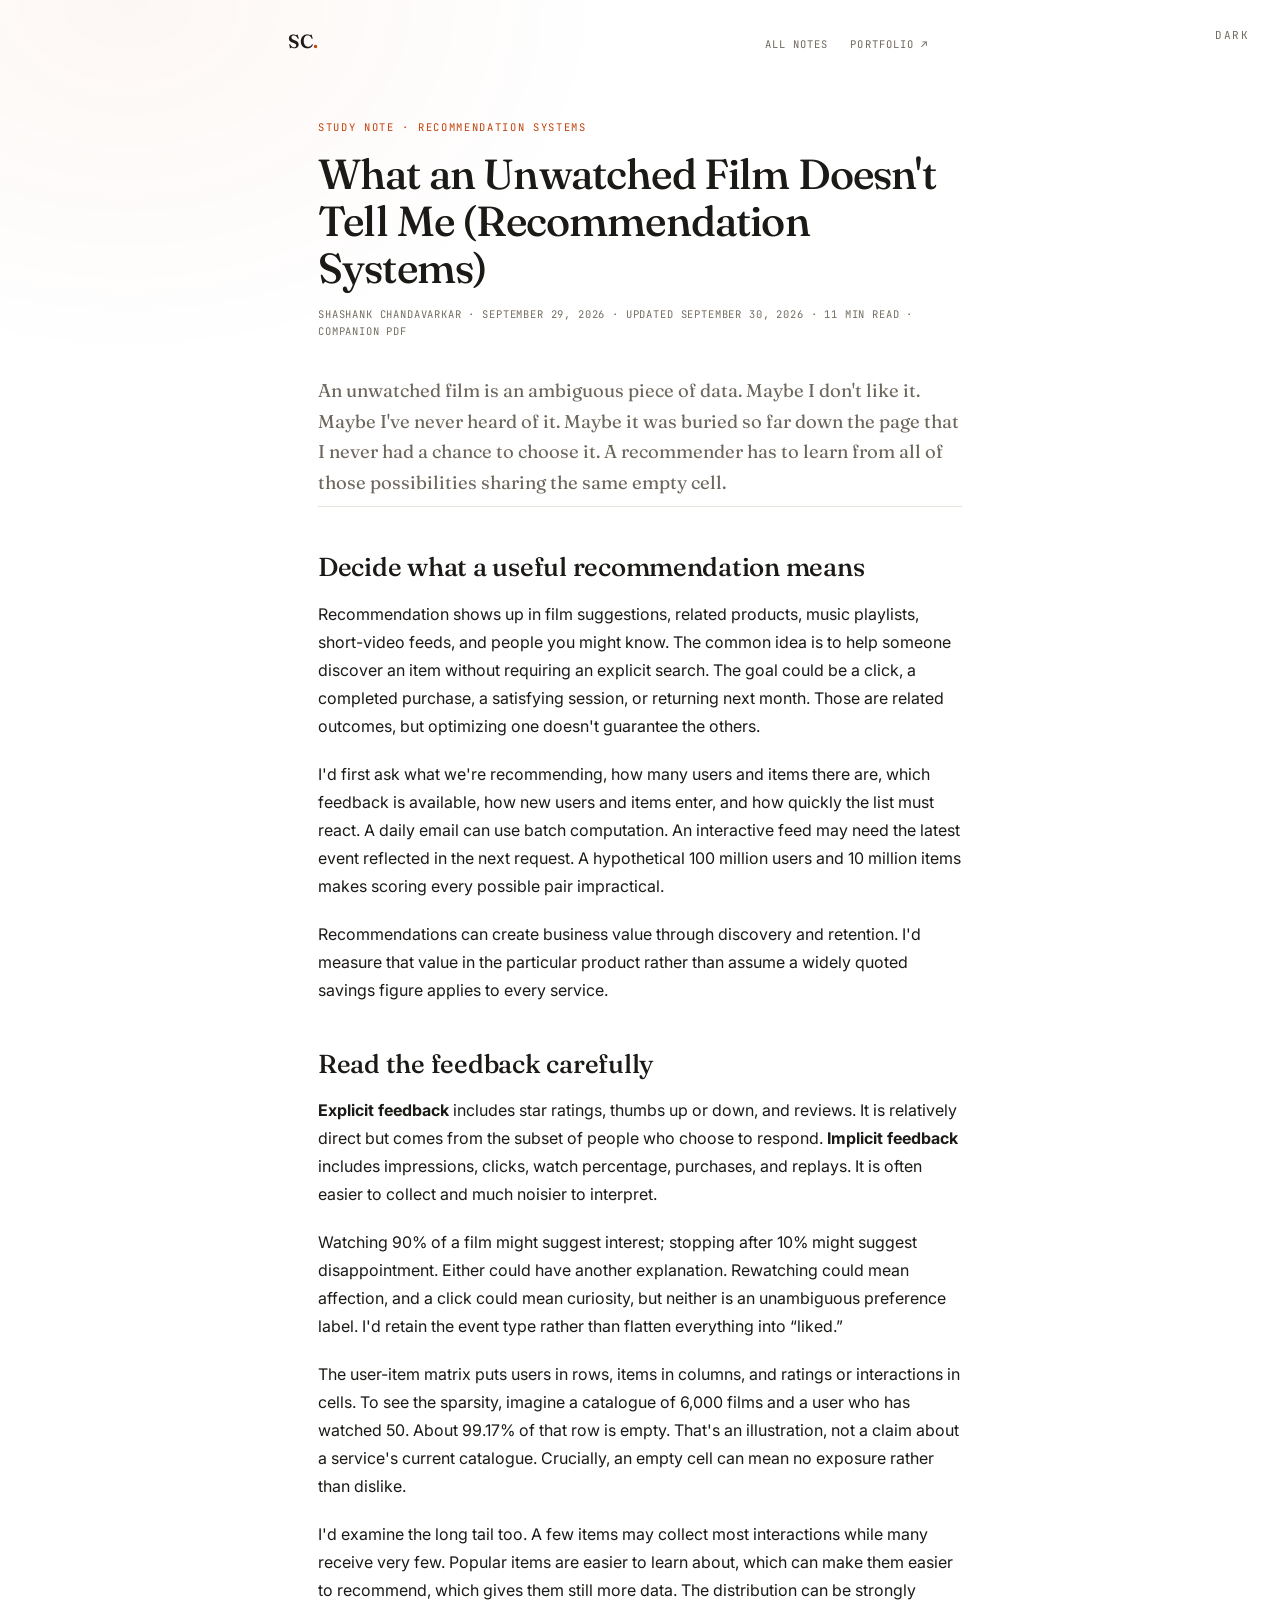
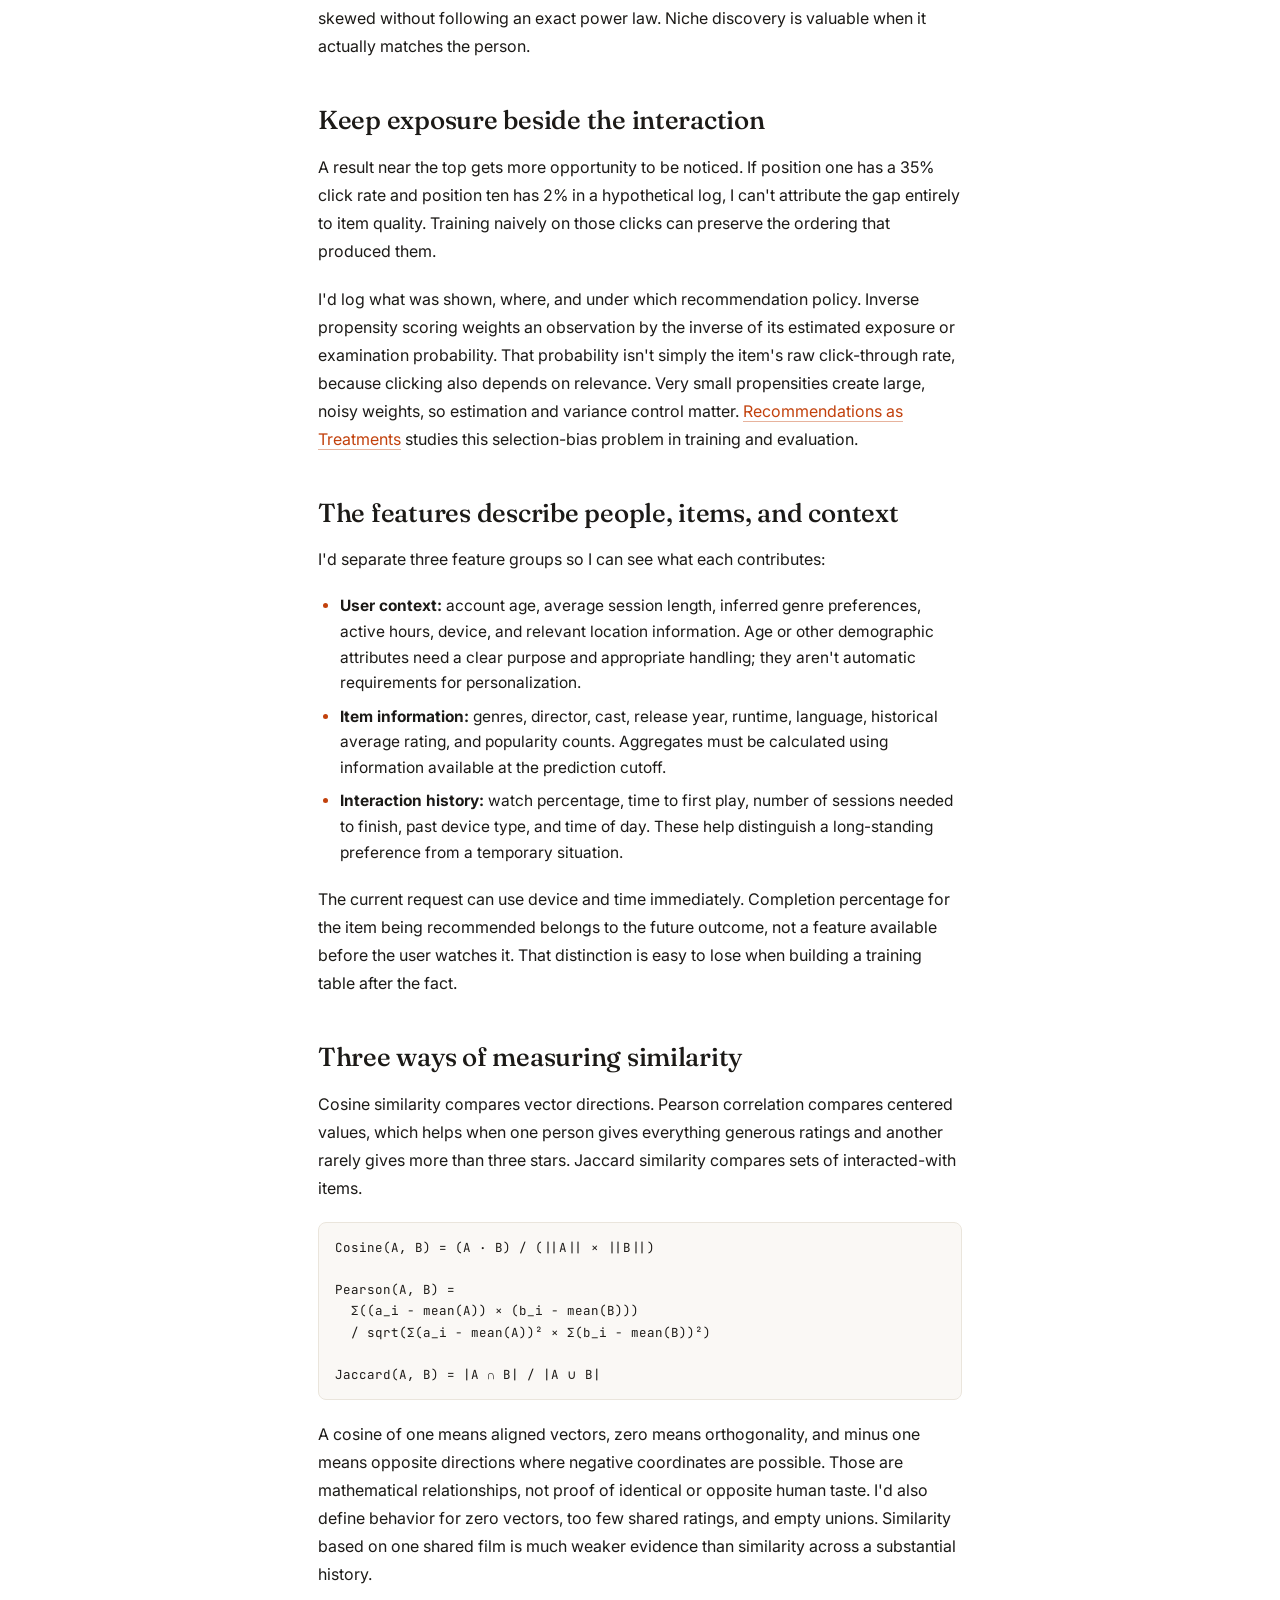
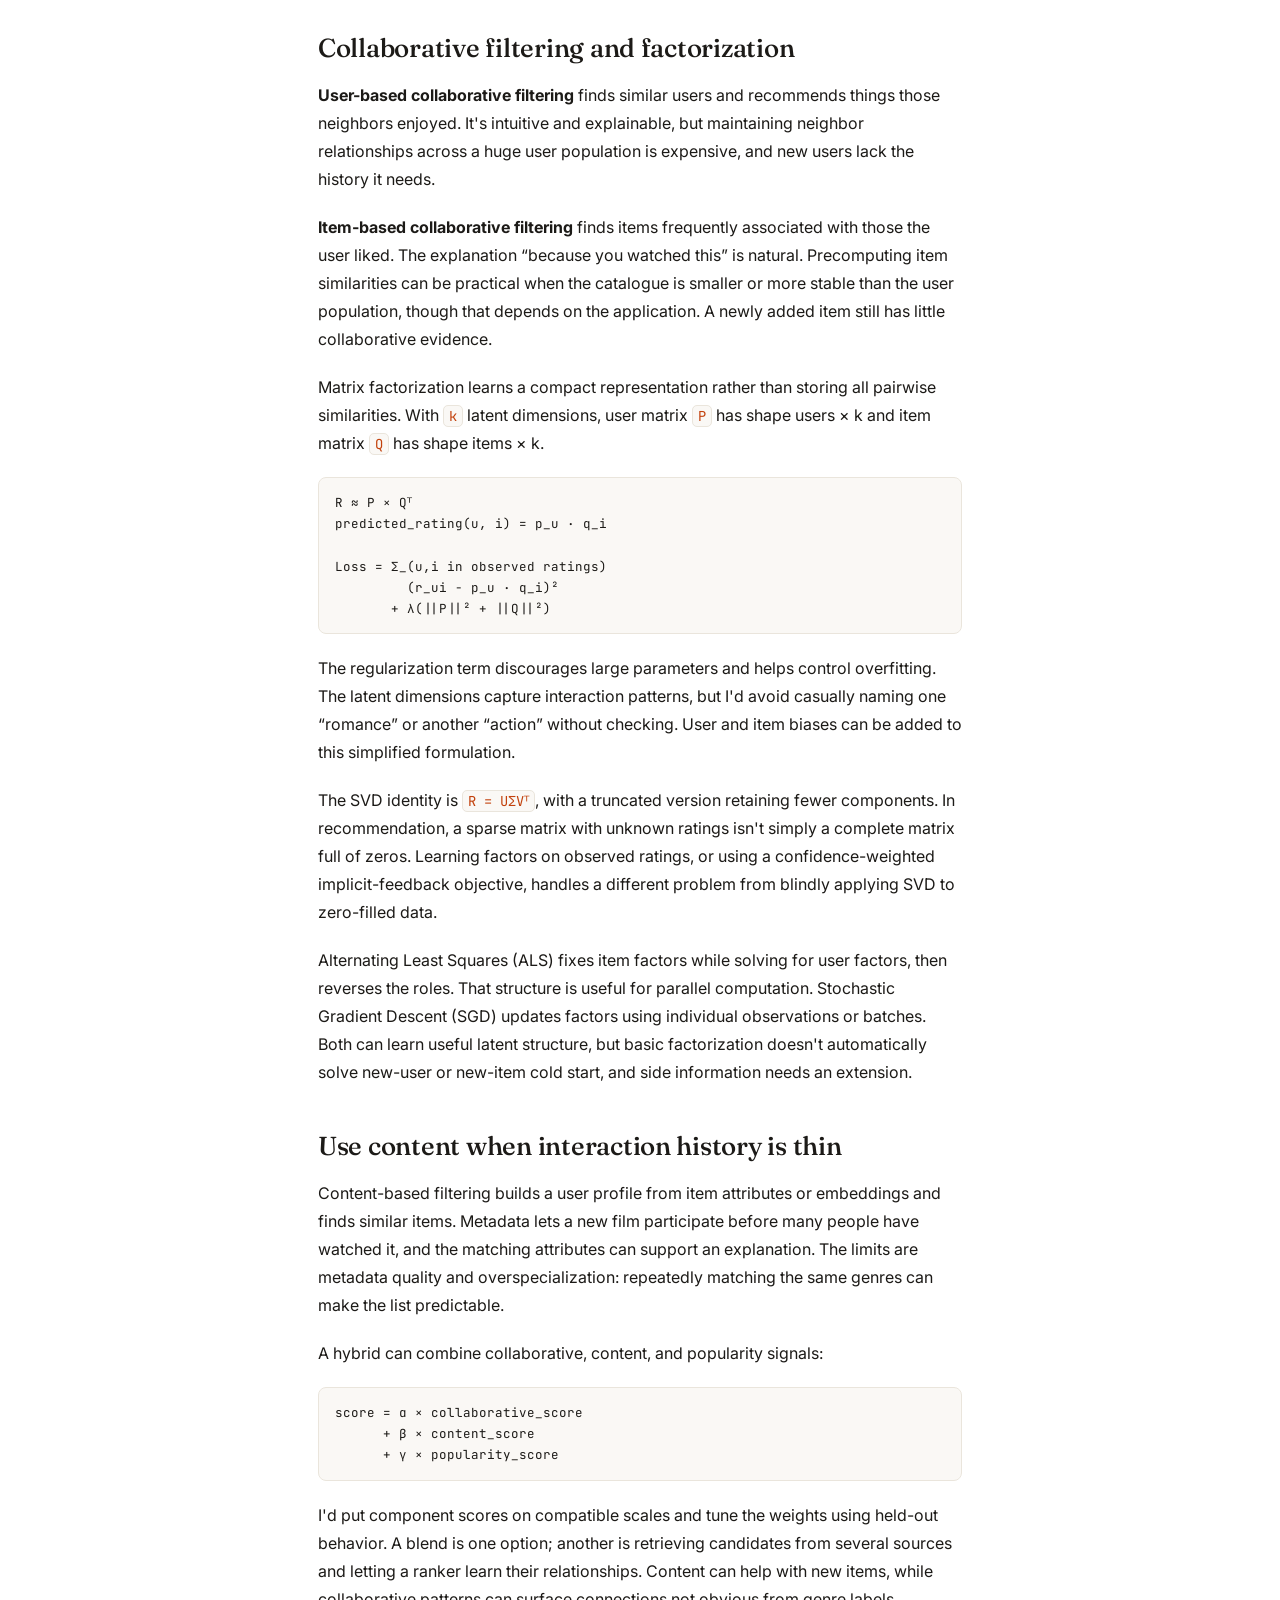
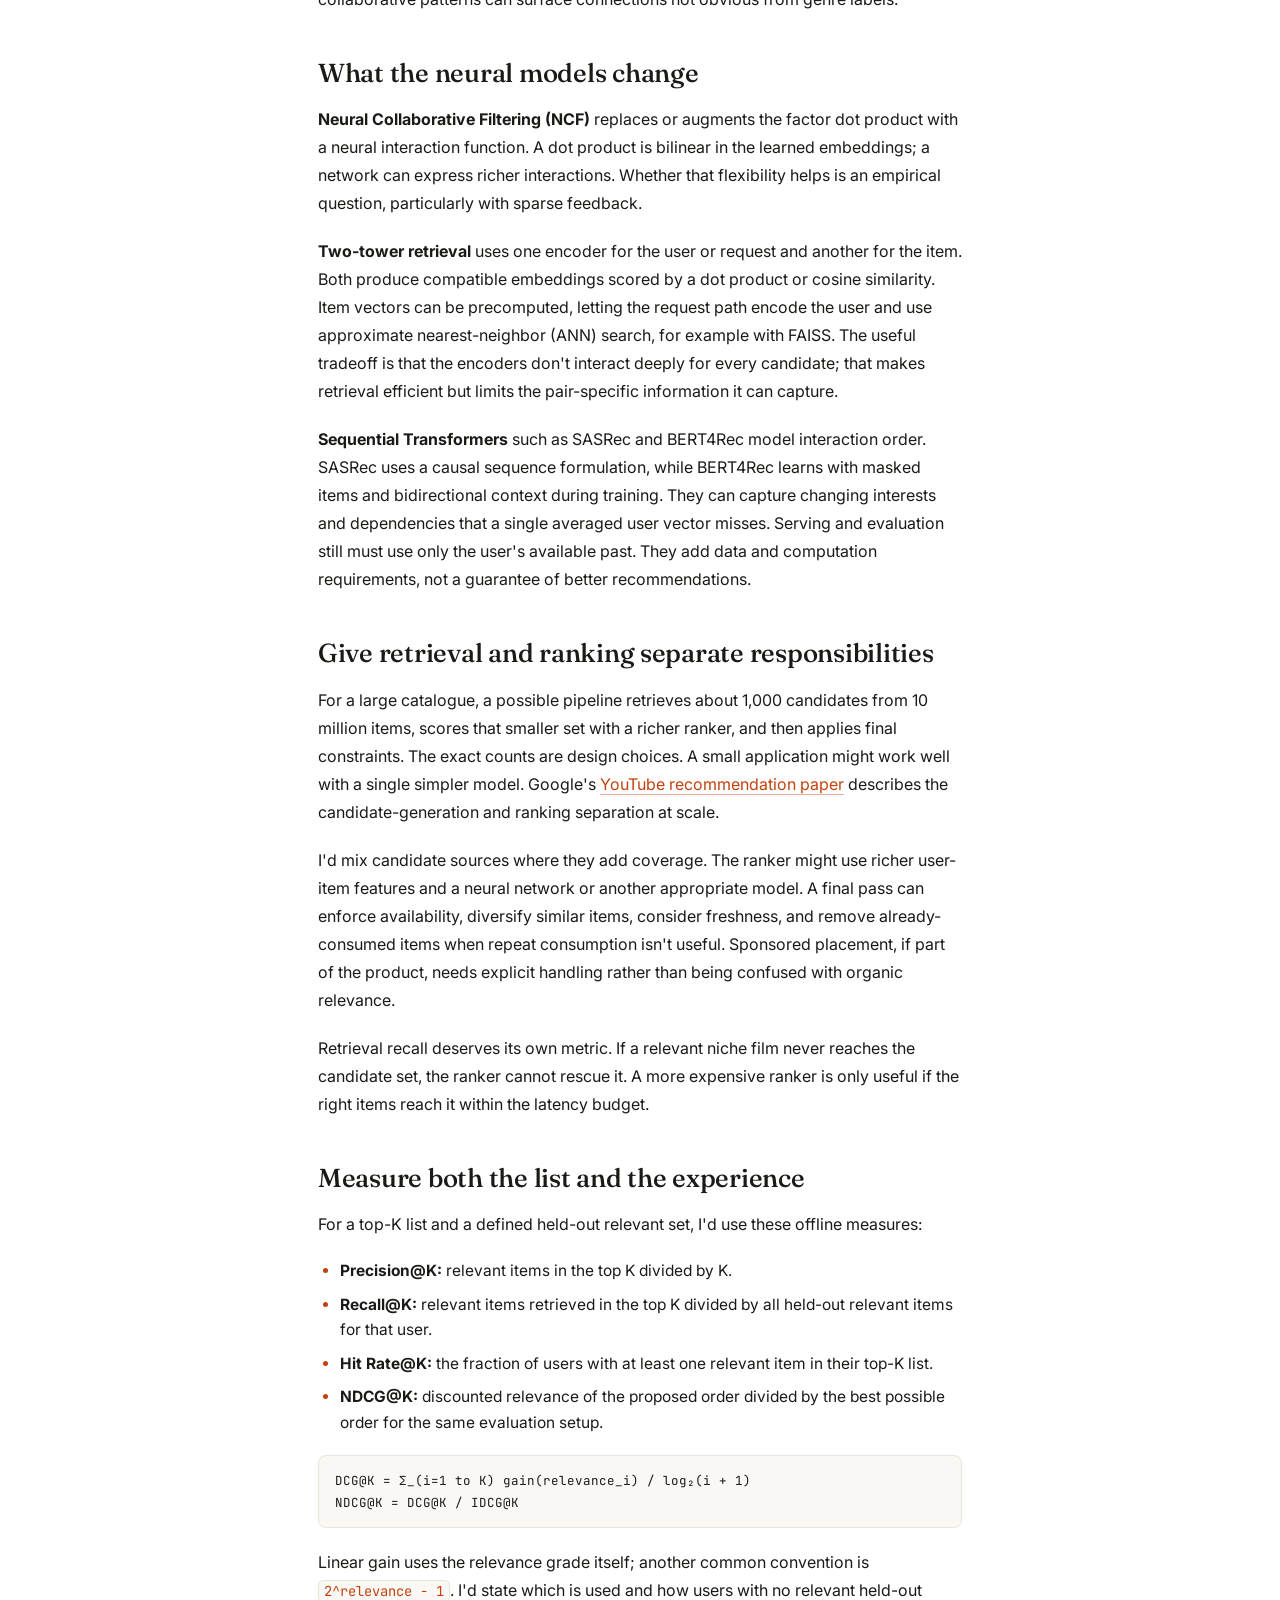
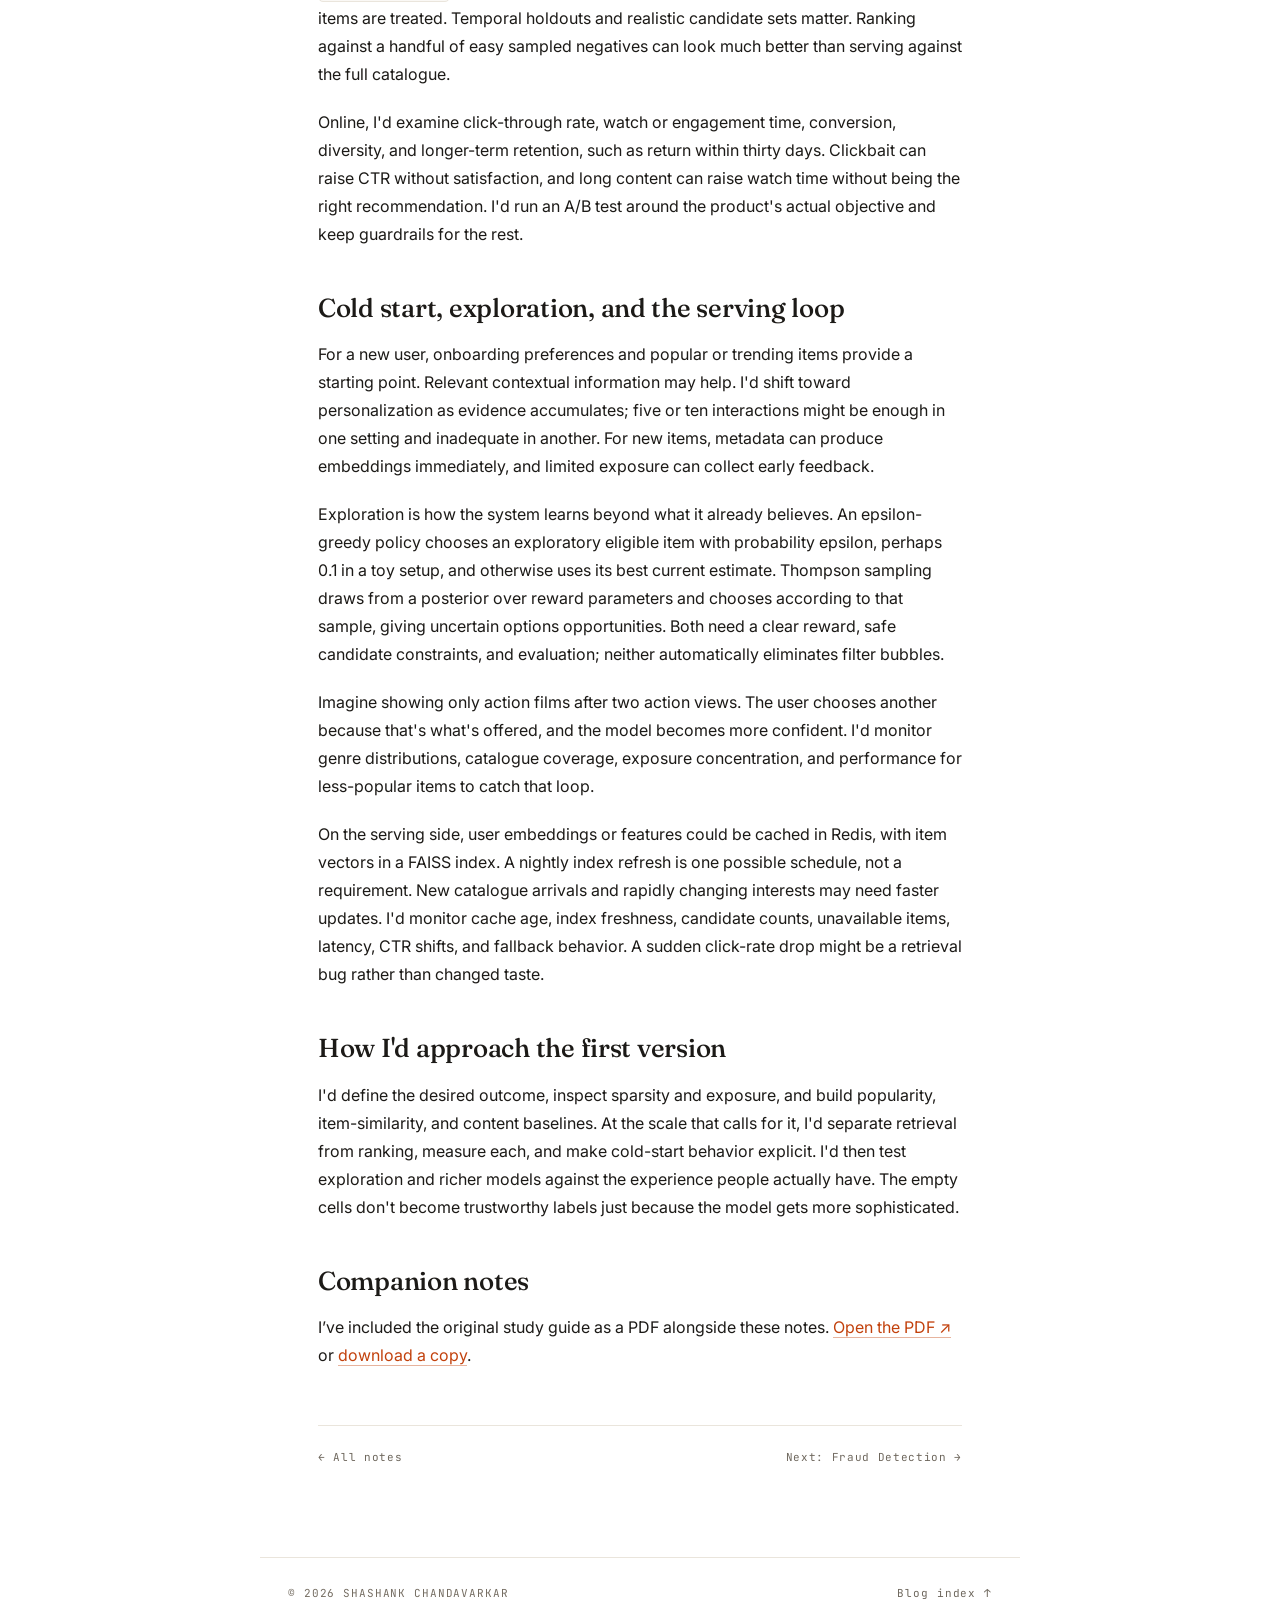
<file: blog/studies/recommendation-systems.html>
<!doctype html>
<html lang="en">
<head>
  <meta charset="utf-8" />
  <meta name="viewport" content="width=device-width, initial-scale=1" />
  <title>What an Unwatched Film Doesn&#x27;t Tell Me (Recommendation Systems) | Shashank Chandavarkar</title>
  <meta name="description" content="An empty cell in a user-item matrix could mean dislike, or just that someone never saw the film. I worked through what that ambiguity means for retrieval, ranking, and discovery." />
  <meta name="theme-color" content="#ffffff" />
  <meta property="og:title" content="What an Unwatched Film Doesn&#x27;t Tell Me (Recommendation Systems)" />
  <meta property="og:description" content="An empty cell in a user-item matrix could mean dislike, or just that someone never saw the film. I worked through what that ambiguity means for retrieval, ranking, and discovery." />
  <meta property="og:type" content="article" />
  <meta property="og:url" content="https://shashankc10.github.io/blog/studies/recommendation-systems.html" />
  <link rel="icon" href="data:image/svg+xml,%3Csvg xmlns='http://www.w3.org/2000/svg' viewBox='0 0 100 100'%3E%3Crect x='27' y='27' width='46' height='46' transform='rotate(45 50 50)' fill='%23c2410c'/%3E%3C/svg%3E" />
  <link rel="preconnect" href="https://fonts.googleapis.com">
  <link rel="preconnect" href="https://fonts.gstatic.com" crossorigin>
  <link href="https://fonts.googleapis.com/css2?family=Fraunces:ital,opsz,wght@0,9..144,400;0,9..144,500;0,9..144,600;1,9..144,400&amp;family=Inter:wght@400;500;600&amp;family=JetBrains+Mono:wght@400;500&amp;display=swap" rel="stylesheet">
  <link rel="stylesheet" href="../../styles.css">
  <link rel="stylesheet" href="../blog.css">
</head>
<body class="blog-page">
  <a class="skip" href="#main">Skip to content</a>
  <div class="progress" aria-hidden="true"><span id="progressBar"></span></div>
  <button id="themeToggle" type="button" aria-label="Toggle dark mode">DARK</button>

  <header class="blog-topbar">
    <a class="wordmark" href="../../index.html" aria-label="Back to Shashank Chandavarkar's portfolio">SC<span>.</span></a>
    <nav class="blog-nav" aria-label="Blog navigation">
      <a href="../index.html">All notes</a>
      <a href="../../index.html">Portfolio ↗</a>
    </nav>
  </header>

  <main id="main" class="article-main">
    <article>
      <header class="post-header">
        <p class="eyebrow">Study note · Recommendation systems</p>
        <h1>What an Unwatched Film Doesn&#x27;t Tell Me (Recommendation Systems)</h1>
        <p class="post-meta">Shashank Chandavarkar · <time datetime="2026-09-29">September 29, 2026</time> · Updated <time datetime="2026-09-30">September 30, 2026</time> · 11 min read · companion PDF</p>
      </header>

      <div class="article-body">
        <p class="lede">An unwatched film is an ambiguous piece of data. Maybe I don't like it. Maybe I've never heard of it. Maybe it was buried so far down the page that I never had a chance to choose it. A recommender has to learn from all of those possibilities sharing the same empty cell.</p>

        <h2>Decide what a useful recommendation means</h2>
        <p>Recommendation shows up in film suggestions, related products, music playlists, short-video feeds, and people you might know. The common idea is to help someone discover an item without requiring an explicit search. The goal could be a click, a completed purchase, a satisfying session, or returning next month. Those are related outcomes, but optimizing one doesn't guarantee the others.</p>
        <p>I'd first ask what we're recommending, how many users and items there are, which feedback is available, how new users and items enter, and how quickly the list must react. A daily email can use batch computation. An interactive feed may need the latest event reflected in the next request. A hypothetical 100 million users and 10 million items makes scoring every possible pair impractical.</p>
        <p>Recommendations can create business value through discovery and retention. I'd measure that value in the particular product rather than assume a widely quoted savings figure applies to every service.</p>

        <h2>Read the feedback carefully</h2>
        <p><strong>Explicit feedback</strong> includes star ratings, thumbs up or down, and reviews. It is relatively direct but comes from the subset of people who choose to respond. <strong>Implicit feedback</strong> includes impressions, clicks, watch percentage, purchases, and replays. It is often easier to collect and much noisier to interpret.</p>
        <p>Watching 90% of a film might suggest interest; stopping after 10% might suggest disappointment. Either could have another explanation. Rewatching could mean affection, and a click could mean curiosity, but neither is an unambiguous preference label. I'd retain the event type rather than flatten everything into “liked.”</p>
        <p>The user-item matrix puts users in rows, items in columns, and ratings or interactions in cells. To see the sparsity, imagine a catalogue of 6,000 films and a user who has watched 50. About 99.17% of that row is empty. That's an illustration, not a claim about a service's current catalogue. Crucially, an empty cell can mean no exposure rather than dislike.</p>
        <p>I'd examine the long tail too. A few items may collect most interactions while many receive very few. Popular items are easier to learn about, which can make them easier to recommend, which gives them still more data. The distribution can be strongly skewed without following an exact power law. Niche discovery is valuable when it actually matches the person.</p>

        <h2>Keep exposure beside the interaction</h2>
        <p>A result near the top gets more opportunity to be noticed. If position one has a 35% click rate and position ten has 2% in a hypothetical log, I can't attribute the gap entirely to item quality. Training naively on those clicks can preserve the ordering that produced them.</p>
        <p>I'd log what was shown, where, and under which recommendation policy. Inverse propensity scoring weights an observation by the inverse of its estimated exposure or examination probability. That probability isn't simply the item's raw click-through rate, because clicking also depends on relevance. Very small propensities create large, noisy weights, so estimation and variance control matter. <a href="https://www.microsoft.com/en-us/research/?p=398366" target="_blank" rel="noopener">Recommendations as Treatments</a> studies this selection-bias problem in training and evaluation.</p>

        <h2>The features describe people, items, and context</h2>
        <p>I'd separate three feature groups so I can see what each contributes:</p>
        <ul>
        <li><strong>User context:</strong> account age, average session length, inferred genre preferences, active hours, device, and relevant location information. Age or other demographic attributes need a clear purpose and appropriate handling; they aren't automatic requirements for personalization.</li>
        <li><strong>Item information:</strong> genres, director, cast, release year, runtime, language, historical average rating, and popularity counts. Aggregates must be calculated using information available at the prediction cutoff.</li>
        <li><strong>Interaction history:</strong> watch percentage, time to first play, number of sessions needed to finish, past device type, and time of day. These help distinguish a long-standing preference from a temporary situation.</li>
        </ul>
        <p>The current request can use device and time immediately. Completion percentage for the item being recommended belongs to the future outcome, not a feature available before the user watches it. That distinction is easy to lose when building a training table after the fact.</p>

        <h2>Three ways of measuring similarity</h2>
        <p>Cosine similarity compares vector directions. Pearson correlation compares centered values, which helps when one person gives everything generous ratings and another rarely gives more than three stars. Jaccard similarity compares sets of interacted-with items.</p>
        <pre><code>Cosine(A, B) = (A · B) / (||A|| × ||B||)

Pearson(A, B) =
  Σ((a_i - mean(A)) × (b_i - mean(B)))
  / sqrt(Σ(a_i - mean(A))² × Σ(b_i - mean(B))²)

Jaccard(A, B) = |A ∩ B| / |A ∪ B|</code></pre>
        <p>A cosine of one means aligned vectors, zero means orthogonality, and minus one means opposite directions where negative coordinates are possible. Those are mathematical relationships, not proof of identical or opposite human taste. I'd also define behavior for zero vectors, too few shared ratings, and empty unions. Similarity based on one shared film is much weaker evidence than similarity across a substantial history.</p>

        <h2>Collaborative filtering and factorization</h2>
        <p><strong>User-based collaborative filtering</strong> finds similar users and recommends things those neighbors enjoyed. It's intuitive and explainable, but maintaining neighbor relationships across a huge user population is expensive, and new users lack the history it needs.</p>
        <p><strong>Item-based collaborative filtering</strong> finds items frequently associated with those the user liked. The explanation “because you watched this” is natural. Precomputing item similarities can be practical when the catalogue is smaller or more stable than the user population, though that depends on the application. A newly added item still has little collaborative evidence.</p>
        <p>Matrix factorization learns a compact representation rather than storing all pairwise similarities. With <code>k</code> latent dimensions, user matrix <code>P</code> has shape users × k and item matrix <code>Q</code> has shape items × k.</p>
        <pre><code>R ≈ P × Qᵀ
predicted_rating(u, i) = p_u · q_i

Loss = Σ_(u,i in observed ratings)
         (r_ui - p_u · q_i)²
       + λ(||P||² + ||Q||²)</code></pre>
        <p>The regularization term discourages large parameters and helps control overfitting. The latent dimensions capture interaction patterns, but I'd avoid casually naming one “romance” or another “action” without checking. User and item biases can be added to this simplified formulation.</p>
        <p>The SVD identity is <code>R = UΣVᵀ</code>, with a truncated version retaining fewer components. In recommendation, a sparse matrix with unknown ratings isn't simply a complete matrix full of zeros. Learning factors on observed ratings, or using a confidence-weighted implicit-feedback objective, handles a different problem from blindly applying SVD to zero-filled data.</p>
        <p>Alternating Least Squares (ALS) fixes item factors while solving for user factors, then reverses the roles. That structure is useful for parallel computation. Stochastic Gradient Descent (SGD) updates factors using individual observations or batches. Both can learn useful latent structure, but basic factorization doesn't automatically solve new-user or new-item cold start, and side information needs an extension.</p>

        <h2>Use content when interaction history is thin</h2>
        <p>Content-based filtering builds a user profile from item attributes or embeddings and finds similar items. Metadata lets a new film participate before many people have watched it, and the matching attributes can support an explanation. The limits are metadata quality and overspecialization: repeatedly matching the same genres can make the list predictable.</p>
        <p>A hybrid can combine collaborative, content, and popularity signals:</p>
        <pre><code>score = α × collaborative_score
      + β × content_score
      + γ × popularity_score</code></pre>
        <p>I'd put component scores on compatible scales and tune the weights using held-out behavior. A blend is one option; another is retrieving candidates from several sources and letting a ranker learn their relationships. Content can help with new items, while collaborative patterns can surface connections not obvious from genre labels.</p>

        <h2>What the neural models change</h2>
        <p><strong>Neural Collaborative Filtering (NCF)</strong> replaces or augments the factor dot product with a neural interaction function. A dot product is bilinear in the learned embeddings; a network can express richer interactions. Whether that flexibility helps is an empirical question, particularly with sparse feedback.</p>
        <p><strong>Two-tower retrieval</strong> uses one encoder for the user or request and another for the item. Both produce compatible embeddings scored by a dot product or cosine similarity. Item vectors can be precomputed, letting the request path encode the user and use approximate nearest-neighbor (ANN) search, for example with FAISS. The useful tradeoff is that the encoders don't interact deeply for every candidate; that makes retrieval efficient but limits the pair-specific information it can capture.</p>
        <p><strong>Sequential Transformers</strong> such as SASRec and BERT4Rec model interaction order. SASRec uses a causal sequence formulation, while BERT4Rec learns with masked items and bidirectional context during training. They can capture changing interests and dependencies that a single averaged user vector misses. Serving and evaluation still must use only the user's available past. They add data and computation requirements, not a guarantee of better recommendations.</p>

        <h2>Give retrieval and ranking separate responsibilities</h2>
        <p>For a large catalogue, a possible pipeline retrieves about 1,000 candidates from 10 million items, scores that smaller set with a richer ranker, and then applies final constraints. The exact counts are design choices. A small application might work well with a single simpler model. Google's <a href="https://research.google/pubs/deep-neural-networks-for-youtube-recommendations/" target="_blank" rel="noopener">YouTube recommendation paper</a> describes the candidate-generation and ranking separation at scale.</p>
        <p>I'd mix candidate sources where they add coverage. The ranker might use richer user-item features and a neural network or another appropriate model. A final pass can enforce availability, diversify similar items, consider freshness, and remove already-consumed items when repeat consumption isn't useful. Sponsored placement, if part of the product, needs explicit handling rather than being confused with organic relevance.</p>
        <p>Retrieval recall deserves its own metric. If a relevant niche film never reaches the candidate set, the ranker cannot rescue it. A more expensive ranker is only useful if the right items reach it within the latency budget.</p>

        <h2>Measure both the list and the experience</h2>
        <p>For a top-K list and a defined held-out relevant set, I'd use these offline measures:</p>
        <ul>
        <li><strong>Precision@K:</strong> relevant items in the top K divided by K.</li>
        <li><strong>Recall@K:</strong> relevant items retrieved in the top K divided by all held-out relevant items for that user.</li>
        <li><strong>Hit Rate@K:</strong> the fraction of users with at least one relevant item in their top-K list.</li>
        <li><strong>NDCG@K:</strong> discounted relevance of the proposed order divided by the best possible order for the same evaluation setup.</li>
        </ul>
        <pre><code>DCG@K = Σ_(i=1 to K) gain(relevance_i) / log₂(i + 1)
NDCG@K = DCG@K / IDCG@K</code></pre>
        <p>Linear gain uses the relevance grade itself; another common convention is <code>2^relevance - 1</code>. I'd state which is used and how users with no relevant held-out items are treated. Temporal holdouts and realistic candidate sets matter. Ranking against a handful of easy sampled negatives can look much better than serving against the full catalogue.</p>
        <p>Online, I'd examine click-through rate, watch or engagement time, conversion, diversity, and longer-term retention, such as return within thirty days. Clickbait can raise CTR without satisfaction, and long content can raise watch time without being the right recommendation. I'd run an A/B test around the product's actual objective and keep guardrails for the rest.</p>

        <h2>Cold start, exploration, and the serving loop</h2>
        <p>For a new user, onboarding preferences and popular or trending items provide a starting point. Relevant contextual information may help. I'd shift toward personalization as evidence accumulates; five or ten interactions might be enough in one setting and inadequate in another. For new items, metadata can produce embeddings immediately, and limited exposure can collect early feedback.</p>
        <p>Exploration is how the system learns beyond what it already believes. An epsilon-greedy policy chooses an exploratory eligible item with probability epsilon, perhaps 0.1 in a toy setup, and otherwise uses its best current estimate. Thompson sampling draws from a posterior over reward parameters and chooses according to that sample, giving uncertain options opportunities. Both need a clear reward, safe candidate constraints, and evaluation; neither automatically eliminates filter bubbles.</p>
        <p>Imagine showing only action films after two action views. The user chooses another because that's what's offered, and the model becomes more confident. I'd monitor genre distributions, catalogue coverage, exposure concentration, and performance for less-popular items to catch that loop.</p>
        <p>On the serving side, user embeddings or features could be cached in Redis, with item vectors in a FAISS index. A nightly index refresh is one possible schedule, not a requirement. New catalogue arrivals and rapidly changing interests may need faster updates. I'd monitor cache age, index freshness, candidate counts, unavailable items, latency, CTR shifts, and fallback behavior. A sudden click-rate drop might be a retrieval bug rather than changed taste.</p>

        <h2>How I'd approach the first version</h2>
        <p>I'd define the desired outcome, inspect sparsity and exposure, and build popularity, item-similarity, and content baselines. At the scale that calls for it, I'd separate retrieval from ranking, measure each, and make cold-start behavior explicit. I'd then test exploration and richer models against the experience people actually have. The empty cells don't become trustworthy labels just because the model gets more sophisticated.</p>

        <h2>Companion notes</h2>
        <p>I’ve included the original study guide as a PDF alongside these notes. <a href="../../assets/studies/recommendation-systems-study-notes.pdf" target="_blank" rel="noopener">Open the PDF ↗</a> or <a href="../../assets/studies/recommendation-systems-study-notes.pdf" download>download a copy</a>.</p>
      </div>

      <nav class="article-next" aria-label="More notes">
        <a href="../index.html">← All notes</a>
        <a href="fraud-detection.html">Next: Fraud Detection →</a>
      </nav>
    </article>
  </main>

  <footer class="article-footer">
    <span>© <span id="year"></span> SHASHANK CHANDAVARKAR</span>
    <a href="../index.html">Blog index ↑</a>
  </footer>
  <button id="toTop" type="button" aria-label="Back to top">↑</button>
  <script src="../../script.js"></script>
    <!-- Cloudflare Web Analytics --><script type='module' src='https://static.cloudflareinsights.com/beacon.min.js' data-cf-beacon='{"token": "872f78c4c81649f797d34ed2ab666db1"}'></script><!-- End Cloudflare Web Analytics -->
  </body>
</html>
</file>
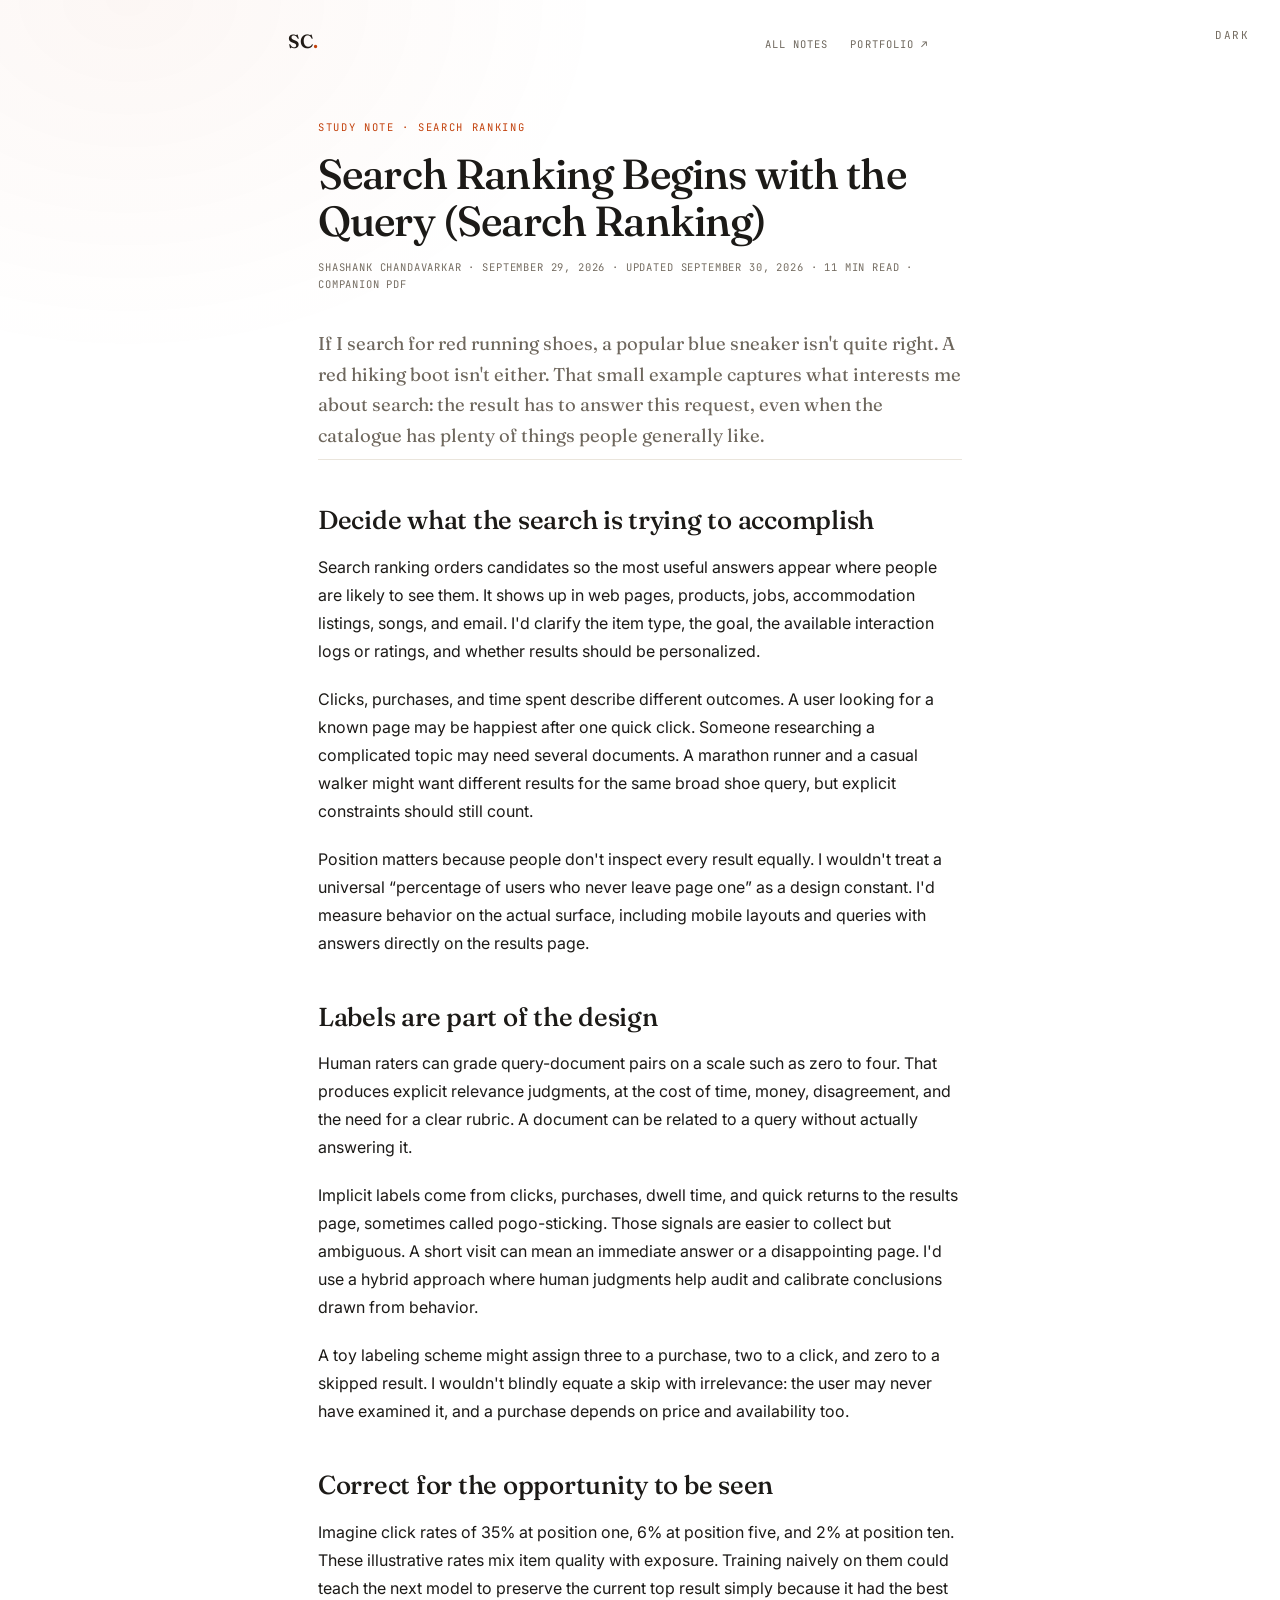
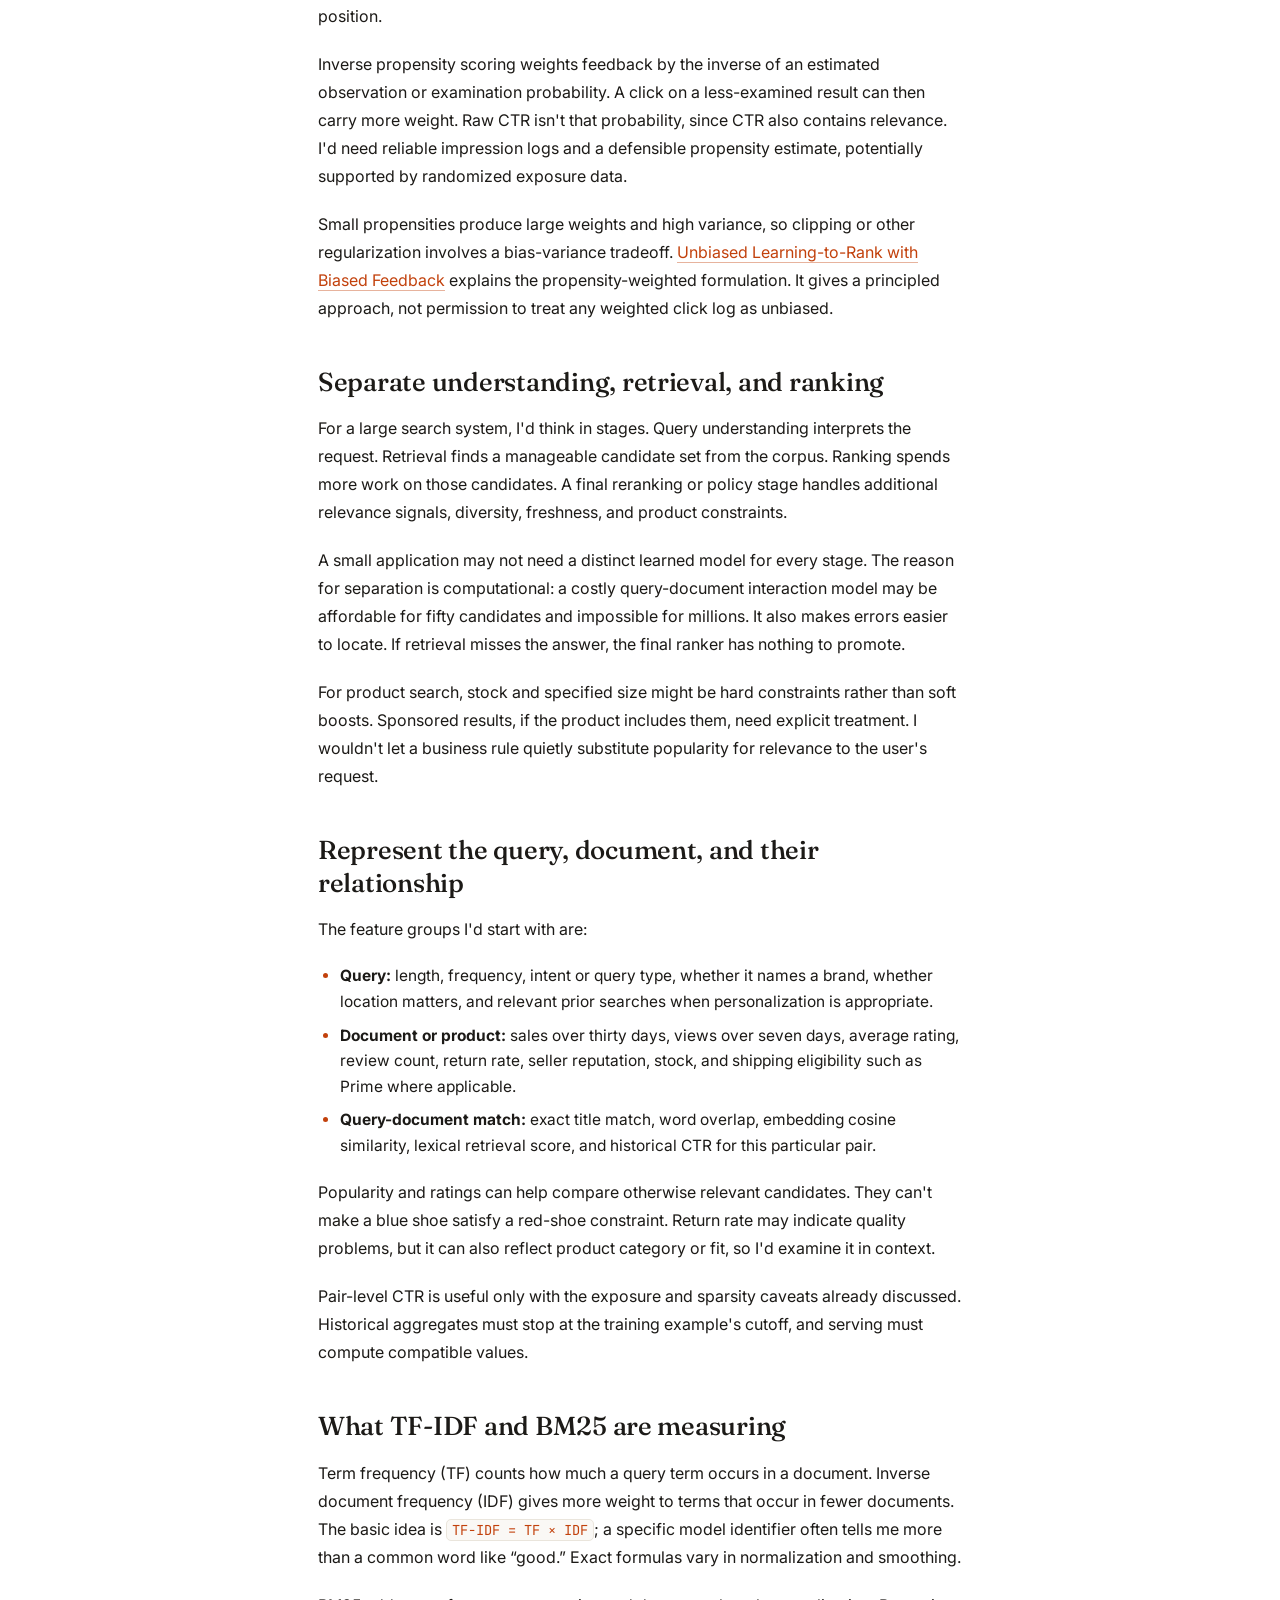
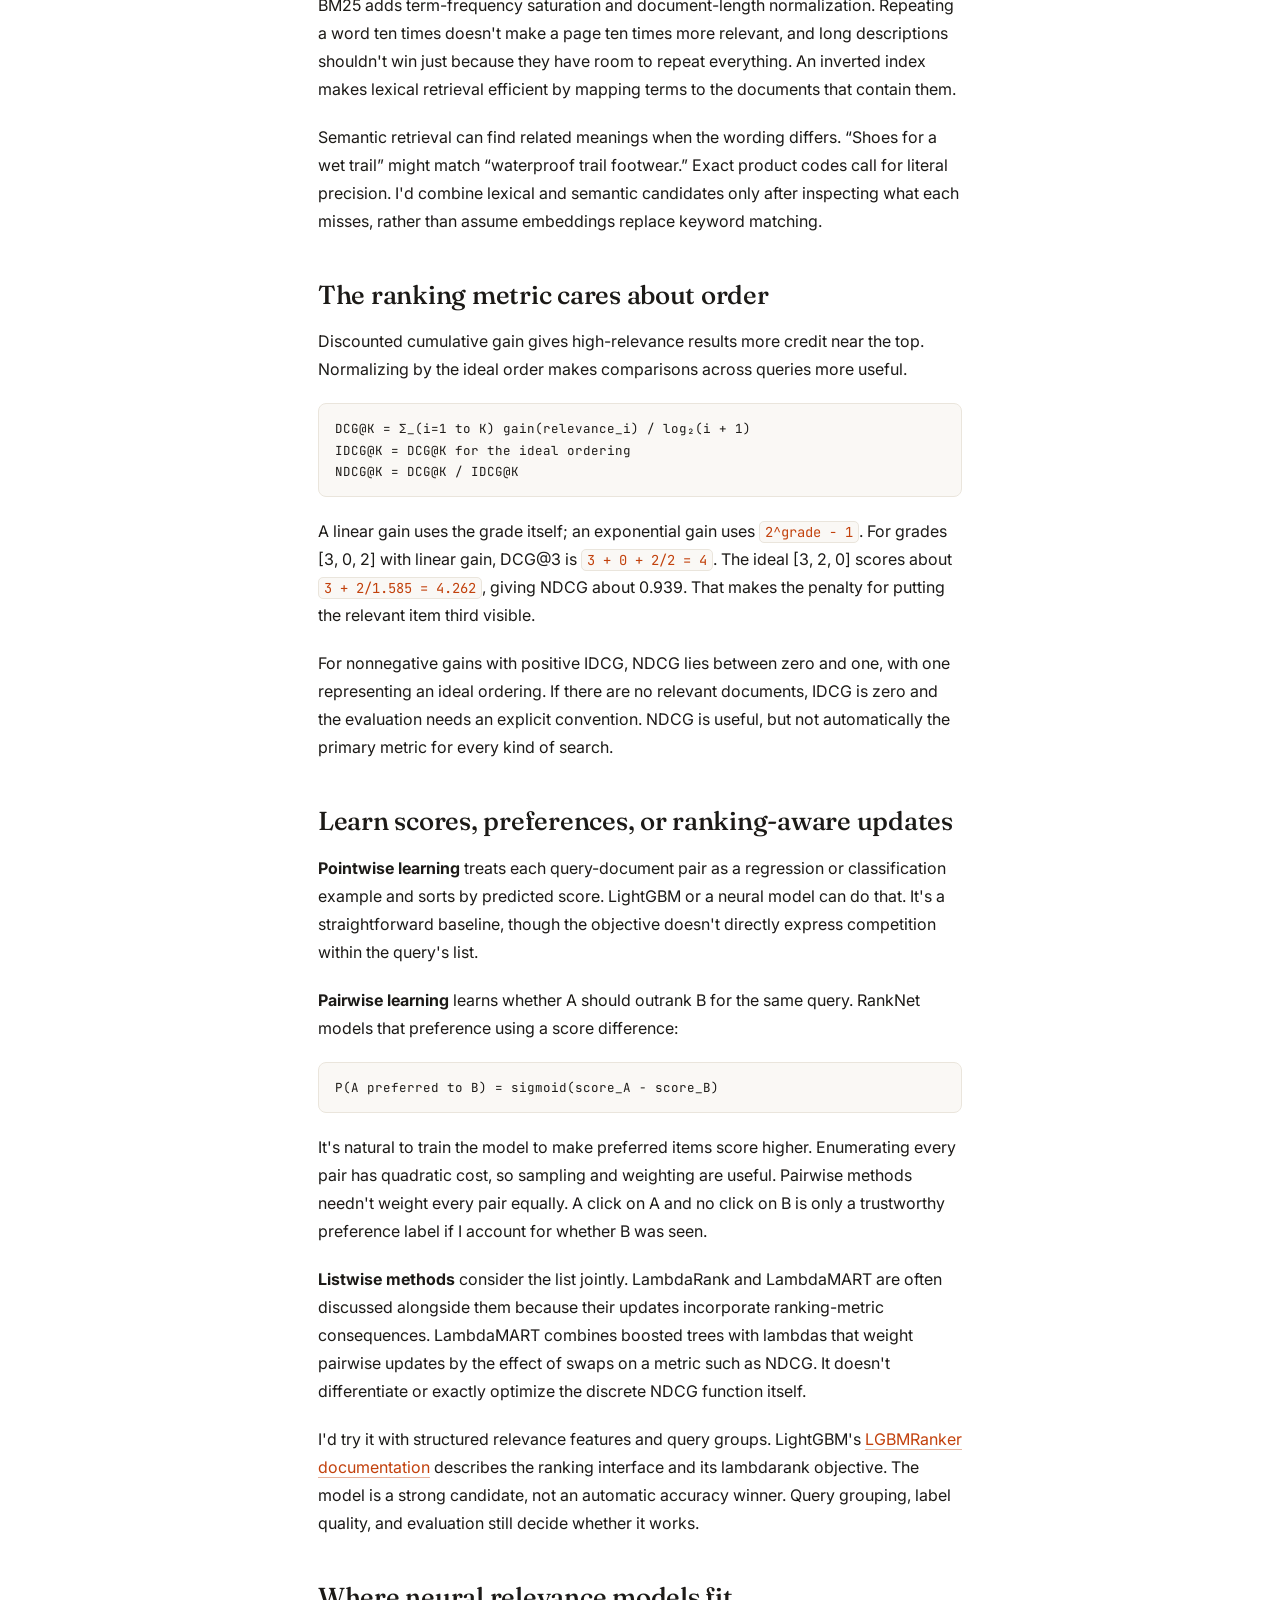
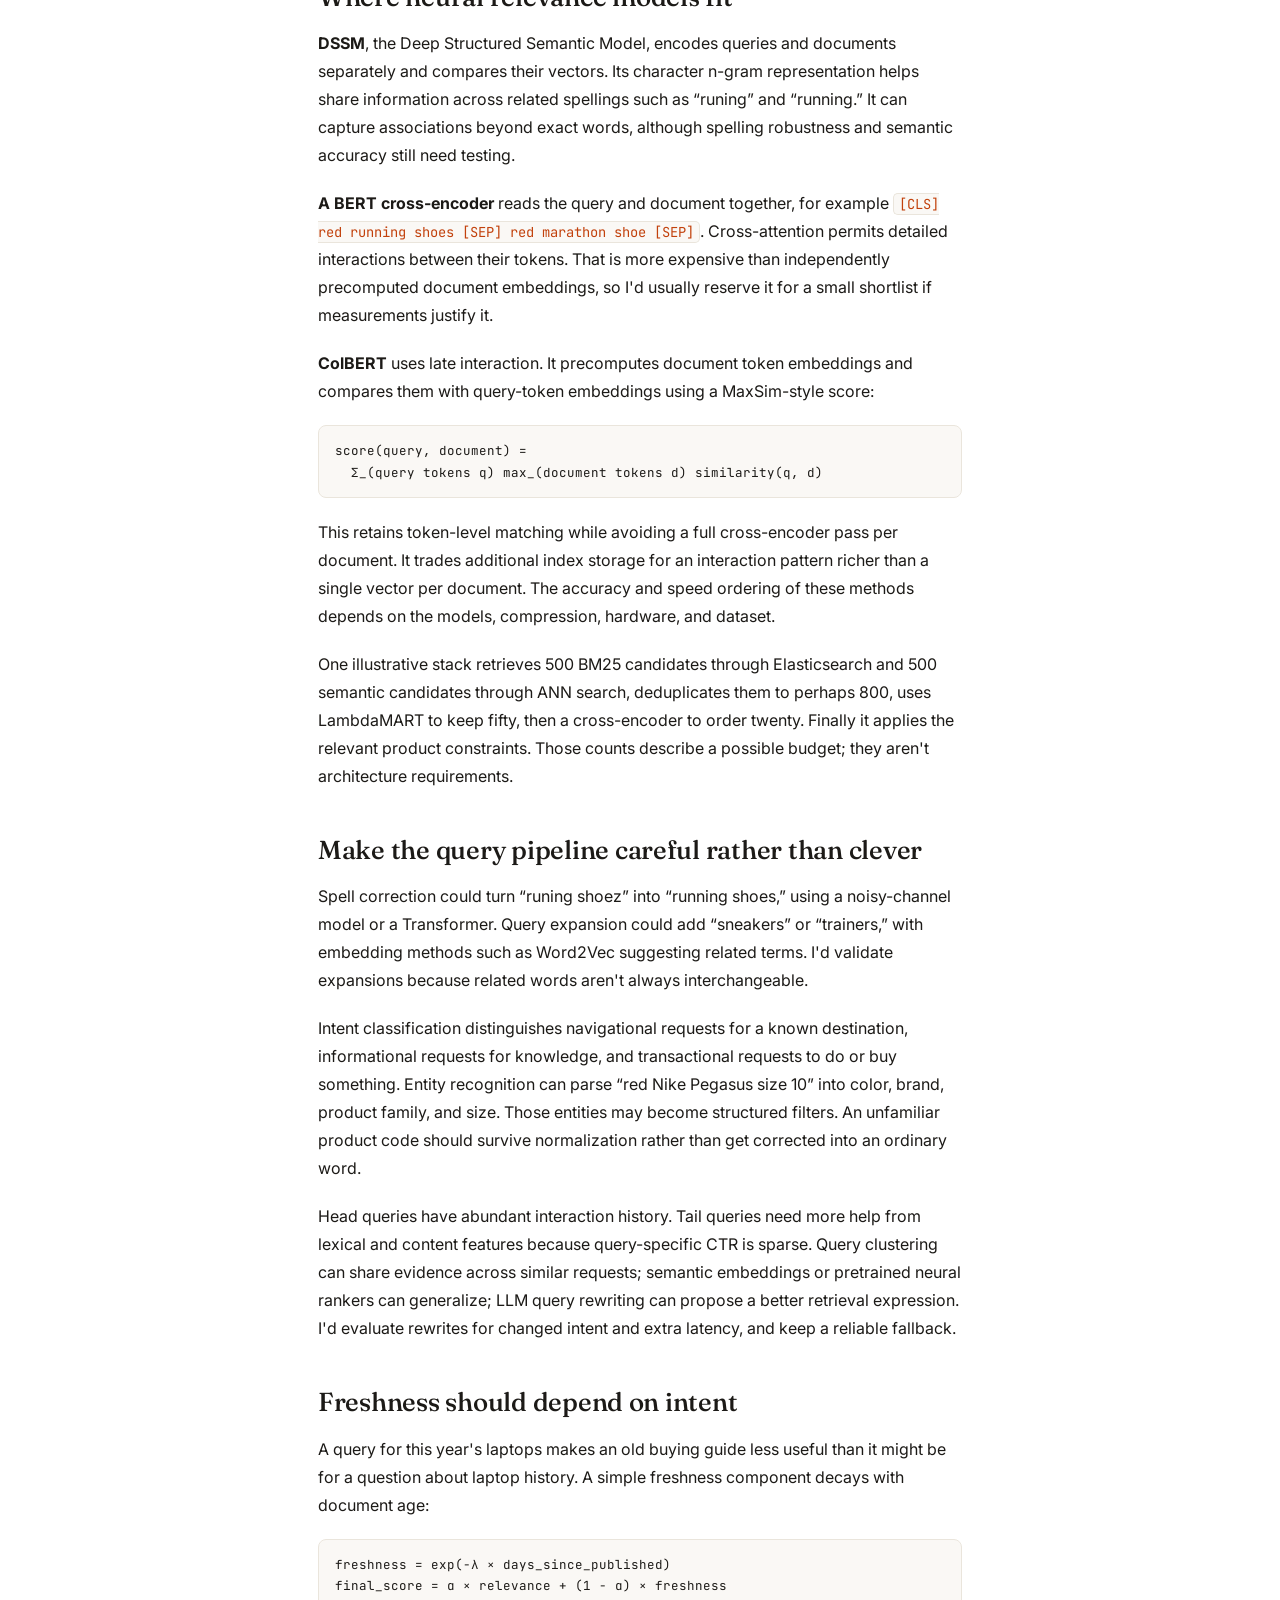
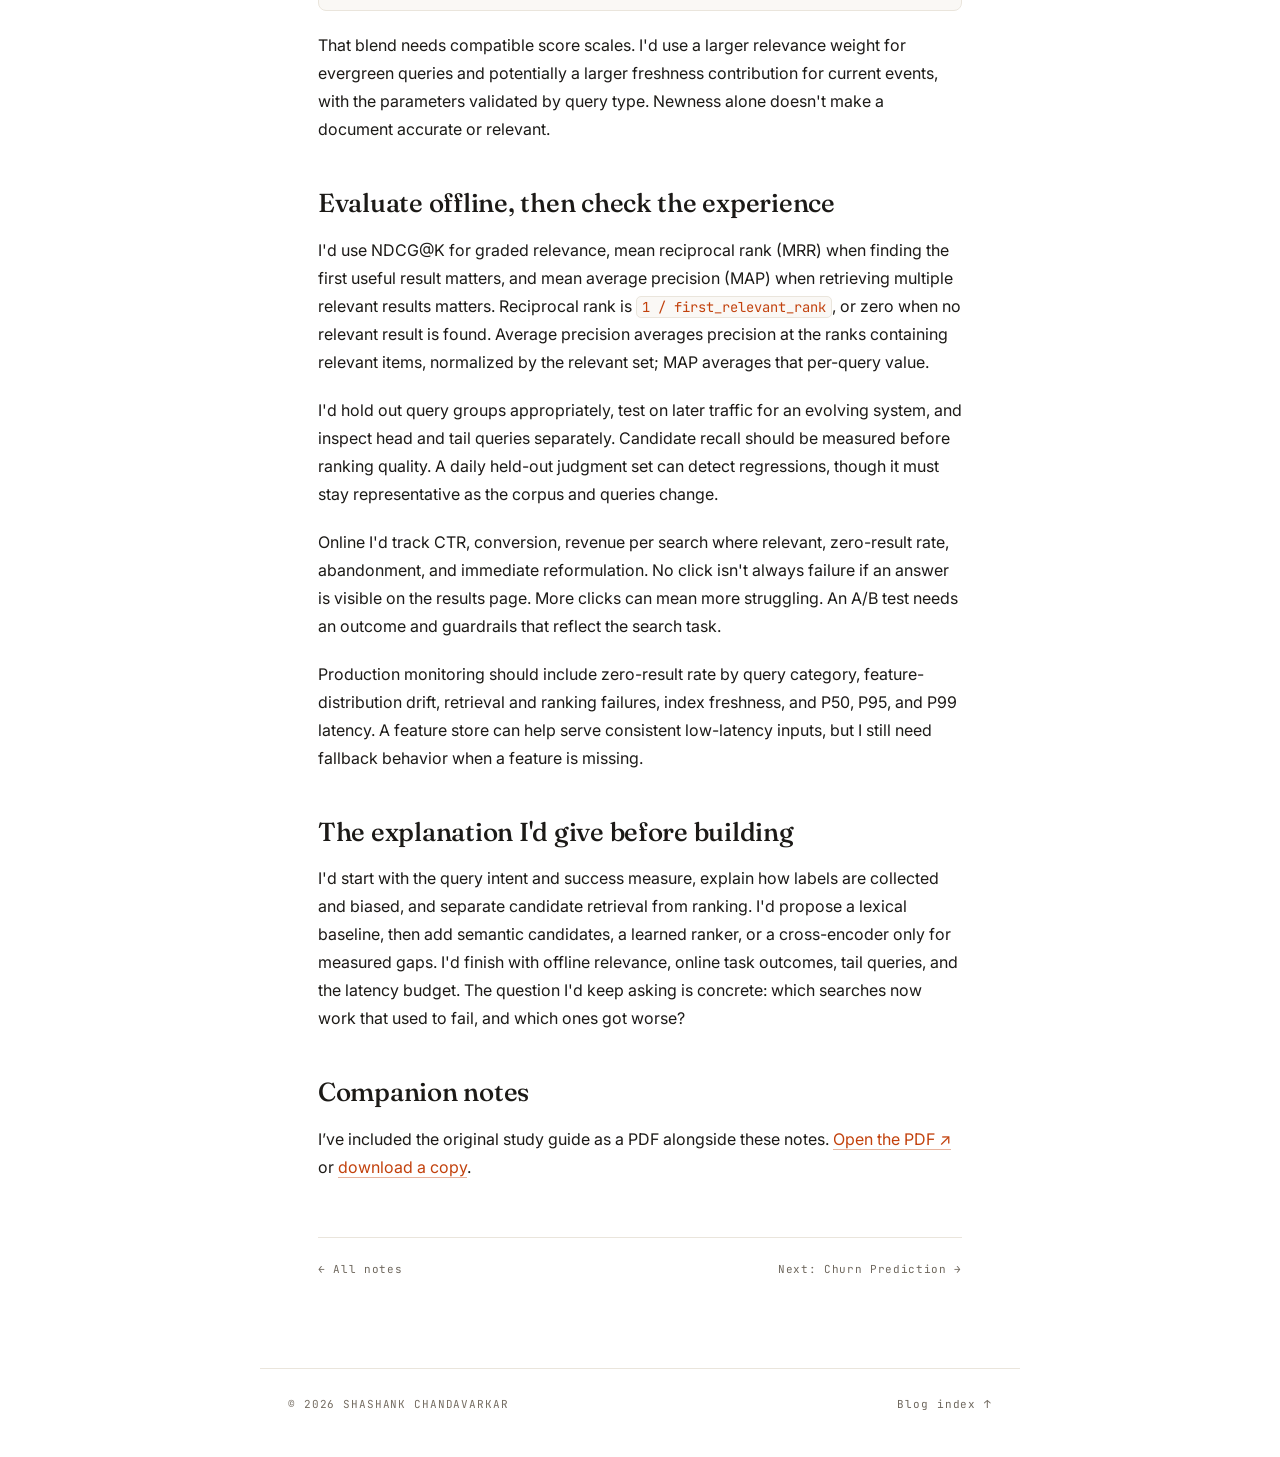
<file: blog/studies/search-ranking.html>
<!doctype html>
<html lang="en">
<head>
  <meta charset="utf-8" />
  <meta name="viewport" content="width=device-width, initial-scale=1" />
  <title>Search Ranking Begins with the Query (Search Ranking) | Shashank Chandavarkar</title>
  <meta name="description" content="A popular product can still be the wrong answer. Notes on finding candidates, learning from biased clicks, and checking which searches a new ranker actually improves." />
  <meta name="theme-color" content="#ffffff" />
  <meta property="og:title" content="Search Ranking Begins with the Query (Search Ranking)" />
  <meta property="og:description" content="A popular product can still be the wrong answer. Notes on finding candidates, learning from biased clicks, and checking which searches a new ranker actually improves." />
  <meta property="og:type" content="article" />
  <meta property="og:url" content="https://shashankc10.github.io/blog/studies/search-ranking.html" />
  <link rel="icon" href="data:image/svg+xml,%3Csvg xmlns='http://www.w3.org/2000/svg' viewBox='0 0 100 100'%3E%3Crect x='27' y='27' width='46' height='46' transform='rotate(45 50 50)' fill='%23c2410c'/%3E%3C/svg%3E" />
  <link rel="preconnect" href="https://fonts.googleapis.com">
  <link rel="preconnect" href="https://fonts.gstatic.com" crossorigin>
  <link href="https://fonts.googleapis.com/css2?family=Fraunces:ital,opsz,wght@0,9..144,400;0,9..144,500;0,9..144,600;1,9..144,400&amp;family=Inter:wght@400;500;600&amp;family=JetBrains+Mono:wght@400;500&amp;display=swap" rel="stylesheet">
  <link rel="stylesheet" href="../../styles.css">
  <link rel="stylesheet" href="../blog.css">
</head>
<body class="blog-page">
  <a class="skip" href="#main">Skip to content</a>
  <div class="progress" aria-hidden="true"><span id="progressBar"></span></div>
  <button id="themeToggle" type="button" aria-label="Toggle dark mode">DARK</button>

  <header class="blog-topbar">
    <a class="wordmark" href="../../index.html" aria-label="Back to Shashank Chandavarkar's portfolio">SC<span>.</span></a>
    <nav class="blog-nav" aria-label="Blog navigation">
      <a href="../index.html">All notes</a>
      <a href="../../index.html">Portfolio ↗</a>
    </nav>
  </header>

  <main id="main" class="article-main">
    <article>
      <header class="post-header">
        <p class="eyebrow">Study note · Search ranking</p>
        <h1>Search Ranking Begins with the Query (Search Ranking)</h1>
        <p class="post-meta">Shashank Chandavarkar · <time datetime="2026-09-29">September 29, 2026</time> · Updated <time datetime="2026-09-30">September 30, 2026</time> · 11 min read · companion PDF</p>
      </header>

      <div class="article-body">
        <p class="lede">If I search for red running shoes, a popular blue sneaker isn't quite right. A red hiking boot isn't either. That small example captures what interests me about search: the result has to answer this request, even when the catalogue has plenty of things people generally like.</p>

        <h2>Decide what the search is trying to accomplish</h2>
        <p>Search ranking orders candidates so the most useful answers appear where people are likely to see them. It shows up in web pages, products, jobs, accommodation listings, songs, and email. I'd clarify the item type, the goal, the available interaction logs or ratings, and whether results should be personalized.</p>
        <p>Clicks, purchases, and time spent describe different outcomes. A user looking for a known page may be happiest after one quick click. Someone researching a complicated topic may need several documents. A marathon runner and a casual walker might want different results for the same broad shoe query, but explicit constraints should still count.</p>
        <p>Position matters because people don't inspect every result equally. I wouldn't treat a universal “percentage of users who never leave page one” as a design constant. I'd measure behavior on the actual surface, including mobile layouts and queries with answers directly on the results page.</p>

        <h2>Labels are part of the design</h2>
        <p>Human raters can grade query-document pairs on a scale such as zero to four. That produces explicit relevance judgments, at the cost of time, money, disagreement, and the need for a clear rubric. A document can be related to a query without actually answering it.</p>
        <p>Implicit labels come from clicks, purchases, dwell time, and quick returns to the results page, sometimes called pogo-sticking. Those signals are easier to collect but ambiguous. A short visit can mean an immediate answer or a disappointing page. I'd use a hybrid approach where human judgments help audit and calibrate conclusions drawn from behavior.</p>
        <p>A toy labeling scheme might assign three to a purchase, two to a click, and zero to a skipped result. I wouldn't blindly equate a skip with irrelevance: the user may never have examined it, and a purchase depends on price and availability too.</p>

        <h2>Correct for the opportunity to be seen</h2>
        <p>Imagine click rates of 35% at position one, 6% at position five, and 2% at position ten. These illustrative rates mix item quality with exposure. Training naively on them could teach the next model to preserve the current top result simply because it had the best position.</p>
        <p>Inverse propensity scoring weights feedback by the inverse of an estimated observation or examination probability. A click on a less-examined result can then carry more weight. Raw CTR isn't that probability, since CTR also contains relevance. I'd need reliable impression logs and a defensible propensity estimate, potentially supported by randomized exposure data.</p>
        <p>Small propensities produce large weights and high variance, so clipping or other regularization involves a bias-variance tradeoff. <a href="https://www.microsoft.com/en-us/research/publication/unbiased-learning-rank-biased-feedback/" target="_blank" rel="noopener">Unbiased Learning-to-Rank with Biased Feedback</a> explains the propensity-weighted formulation. It gives a principled approach, not permission to treat any weighted click log as unbiased.</p>

        <h2>Separate understanding, retrieval, and ranking</h2>
        <p>For a large search system, I'd think in stages. Query understanding interprets the request. Retrieval finds a manageable candidate set from the corpus. Ranking spends more work on those candidates. A final reranking or policy stage handles additional relevance signals, diversity, freshness, and product constraints.</p>
        <p>A small application may not need a distinct learned model for every stage. The reason for separation is computational: a costly query-document interaction model may be affordable for fifty candidates and impossible for millions. It also makes errors easier to locate. If retrieval misses the answer, the final ranker has nothing to promote.</p>
        <p>For product search, stock and specified size might be hard constraints rather than soft boosts. Sponsored results, if the product includes them, need explicit treatment. I wouldn't let a business rule quietly substitute popularity for relevance to the user's request.</p>

        <h2>Represent the query, document, and their relationship</h2>
        <p>The feature groups I'd start with are:</p>
        <ul>
        <li><strong>Query:</strong> length, frequency, intent or query type, whether it names a brand, whether location matters, and relevant prior searches when personalization is appropriate.</li>
        <li><strong>Document or product:</strong> sales over thirty days, views over seven days, average rating, review count, return rate, seller reputation, stock, and shipping eligibility such as Prime where applicable.</li>
        <li><strong>Query-document match:</strong> exact title match, word overlap, embedding cosine similarity, lexical retrieval score, and historical CTR for this particular pair.</li>
        </ul>
        <p>Popularity and ratings can help compare otherwise relevant candidates. They can't make a blue shoe satisfy a red-shoe constraint. Return rate may indicate quality problems, but it can also reflect product category or fit, so I'd examine it in context.</p>
        <p>Pair-level CTR is useful only with the exposure and sparsity caveats already discussed. Historical aggregates must stop at the training example's cutoff, and serving must compute compatible values.</p>

        <h2>What TF-IDF and BM25 are measuring</h2>
        <p>Term frequency (TF) counts how much a query term occurs in a document. Inverse document frequency (IDF) gives more weight to terms that occur in fewer documents. The basic idea is <code>TF-IDF = TF × IDF</code>; a specific model identifier often tells me more than a common word like “good.” Exact formulas vary in normalization and smoothing.</p>
        <p>BM25 adds term-frequency saturation and document-length normalization. Repeating a word ten times doesn't make a page ten times more relevant, and long descriptions shouldn't win just because they have room to repeat everything. An inverted index makes lexical retrieval efficient by mapping terms to the documents that contain them.</p>
        <p>Semantic retrieval can find related meanings when the wording differs. “Shoes for a wet trail” might match “waterproof trail footwear.” Exact product codes call for literal precision. I'd combine lexical and semantic candidates only after inspecting what each misses, rather than assume embeddings replace keyword matching.</p>

        <h2>The ranking metric cares about order</h2>
        <p>Discounted cumulative gain gives high-relevance results more credit near the top. Normalizing by the ideal order makes comparisons across queries more useful.</p>
        <pre><code>DCG@K = Σ_(i=1 to K) gain(relevance_i) / log₂(i + 1)
IDCG@K = DCG@K for the ideal ordering
NDCG@K = DCG@K / IDCG@K</code></pre>
        <p>A linear gain uses the grade itself; an exponential gain uses <code>2^grade - 1</code>. For grades [3, 0, 2] with linear gain, DCG@3 is <code>3 + 0 + 2/2 = 4</code>. The ideal [3, 2, 0] scores about <code>3 + 2/1.585 = 4.262</code>, giving NDCG about 0.939. That makes the penalty for putting the relevant item third visible.</p>
        <p>For nonnegative gains with positive IDCG, NDCG lies between zero and one, with one representing an ideal ordering. If there are no relevant documents, IDCG is zero and the evaluation needs an explicit convention. NDCG is useful, but not automatically the primary metric for every kind of search.</p>

        <h2>Learn scores, preferences, or ranking-aware updates</h2>
        <p><strong>Pointwise learning</strong> treats each query-document pair as a regression or classification example and sorts by predicted score. LightGBM or a neural model can do that. It's a straightforward baseline, though the objective doesn't directly express competition within the query's list.</p>
        <p><strong>Pairwise learning</strong> learns whether A should outrank B for the same query. RankNet models that preference using a score difference:</p>
        <pre><code>P(A preferred to B) = sigmoid(score_A - score_B)</code></pre>
        <p>It's natural to train the model to make preferred items score higher. Enumerating every pair has quadratic cost, so sampling and weighting are useful. Pairwise methods needn't weight every pair equally. A click on A and no click on B is only a trustworthy preference label if I account for whether B was seen.</p>
        <p><strong>Listwise methods</strong> consider the list jointly. LambdaRank and LambdaMART are often discussed alongside them because their updates incorporate ranking-metric consequences. LambdaMART combines boosted trees with lambdas that weight pairwise updates by the effect of swaps on a metric such as NDCG. It doesn't differentiate or exactly optimize the discrete NDCG function itself.</p>
        <p>I'd try it with structured relevance features and query groups. LightGBM's <a href="https://lightgbm.readthedocs.io/en/v4.4.0/pythonapi/lightgbm.LGBMRanker.html" target="_blank" rel="noopener">LGBMRanker documentation</a> describes the ranking interface and its lambdarank objective. The model is a strong candidate, not an automatic accuracy winner. Query grouping, label quality, and evaluation still decide whether it works.</p>

        <h2>Where neural relevance models fit</h2>
        <p><strong>DSSM</strong>, the Deep Structured Semantic Model, encodes queries and documents separately and compares their vectors. Its character n-gram representation helps share information across related spellings such as “runing” and “running.” It can capture associations beyond exact words, although spelling robustness and semantic accuracy still need testing.</p>
        <p><strong>A BERT cross-encoder</strong> reads the query and document together, for example <code>[CLS] red running shoes [SEP] red marathon shoe [SEP]</code>. Cross-attention permits detailed interactions between their tokens. That is more expensive than independently precomputed document embeddings, so I'd usually reserve it for a small shortlist if measurements justify it.</p>
        <p><strong>ColBERT</strong> uses late interaction. It precomputes document token embeddings and compares them with query-token embeddings using a MaxSim-style score:</p>
        <pre><code>score(query, document) =
  Σ_(query tokens q) max_(document tokens d) similarity(q, d)</code></pre>
        <p>This retains token-level matching while avoiding a full cross-encoder pass per document. It trades additional index storage for an interaction pattern richer than a single vector per document. The accuracy and speed ordering of these methods depends on the models, compression, hardware, and dataset.</p>
        <p>One illustrative stack retrieves 500 BM25 candidates through Elasticsearch and 500 semantic candidates through ANN search, deduplicates them to perhaps 800, uses LambdaMART to keep fifty, then a cross-encoder to order twenty. Finally it applies the relevant product constraints. Those counts describe a possible budget; they aren't architecture requirements.</p>

        <h2>Make the query pipeline careful rather than clever</h2>
        <p>Spell correction could turn “runing shoez” into “running shoes,” using a noisy-channel model or a Transformer. Query expansion could add “sneakers” or “trainers,” with embedding methods such as Word2Vec suggesting related terms. I'd validate expansions because related words aren't always interchangeable.</p>
        <p>Intent classification distinguishes navigational requests for a known destination, informational requests for knowledge, and transactional requests to do or buy something. Entity recognition can parse “red Nike Pegasus size 10” into color, brand, product family, and size. Those entities may become structured filters. An unfamiliar product code should survive normalization rather than get corrected into an ordinary word.</p>
        <p>Head queries have abundant interaction history. Tail queries need more help from lexical and content features because query-specific CTR is sparse. Query clustering can share evidence across similar requests; semantic embeddings or pretrained neural rankers can generalize; LLM query rewriting can propose a better retrieval expression. I'd evaluate rewrites for changed intent and extra latency, and keep a reliable fallback.</p>

        <h2>Freshness should depend on intent</h2>
        <p>A query for this year's laptops makes an old buying guide less useful than it might be for a question about laptop history. A simple freshness component decays with document age:</p>
        <pre><code>freshness = exp(-λ × days_since_published)
final_score = α × relevance + (1 - α) × freshness</code></pre>
        <p>That blend needs compatible score scales. I'd use a larger relevance weight for evergreen queries and potentially a larger freshness contribution for current events, with the parameters validated by query type. Newness alone doesn't make a document accurate or relevant.</p>

        <h2>Evaluate offline, then check the experience</h2>
        <p>I'd use NDCG@K for graded relevance, mean reciprocal rank (MRR) when finding the first useful result matters, and mean average precision (MAP) when retrieving multiple relevant results matters. Reciprocal rank is <code>1 / first_relevant_rank</code>, or zero when no relevant result is found. Average precision averages precision at the ranks containing relevant items, normalized by the relevant set; MAP averages that per-query value.</p>
        <p>I'd hold out query groups appropriately, test on later traffic for an evolving system, and inspect head and tail queries separately. Candidate recall should be measured before ranking quality. A daily held-out judgment set can detect regressions, though it must stay representative as the corpus and queries change.</p>
        <p>Online I'd track CTR, conversion, revenue per search where relevant, zero-result rate, abandonment, and immediate reformulation. No click isn't always failure if an answer is visible on the results page. More clicks can mean more struggling. An A/B test needs an outcome and guardrails that reflect the search task.</p>
        <p>Production monitoring should include zero-result rate by query category, feature-distribution drift, retrieval and ranking failures, index freshness, and P50, P95, and P99 latency. A feature store can help serve consistent low-latency inputs, but I still need fallback behavior when a feature is missing.</p>

        <h2>The explanation I'd give before building</h2>
        <p>I'd start with the query intent and success measure, explain how labels are collected and biased, and separate candidate retrieval from ranking. I'd propose a lexical baseline, then add semantic candidates, a learned ranker, or a cross-encoder only for measured gaps. I'd finish with offline relevance, online task outcomes, tail queries, and the latency budget. The question I'd keep asking is concrete: which searches now work that used to fail, and which ones got worse?</p>

        <h2>Companion notes</h2>
        <p>I’ve included the original study guide as a PDF alongside these notes. <a href="../../assets/studies/search-ranking-study-notes.pdf" target="_blank" rel="noopener">Open the PDF ↗</a> or <a href="../../assets/studies/search-ranking-study-notes.pdf" download>download a copy</a>.</p>
      </div>

      <nav class="article-next" aria-label="More notes">
        <a href="../index.html">← All notes</a>
        <a href="churn-prediction.html">Next: Churn Prediction →</a>
      </nav>
    </article>
  </main>

  <footer class="article-footer">
    <span>© <span id="year"></span> SHASHANK CHANDAVARKAR</span>
    <a href="../index.html">Blog index ↑</a>
  </footer>
  <button id="toTop" type="button" aria-label="Back to top">↑</button>
  <script src="../../script.js"></script>
    <!-- Cloudflare Web Analytics --><script type='module' src='https://static.cloudflareinsights.com/beacon.min.js' data-cf-beacon='{"token": "872f78c4c81649f797d34ed2ab666db1"}'></script><!-- End Cloudflare Web Analytics -->
  </body>
</html>
</file>
<file: styles.css>
/* ── Tokens ── */
:root {
  --bg: #ffffff;
  --panel: #faf8f5;
  --text: #1c1a17;          /* ink */
  --muted: #6e675d;
  --faint: #756d62;
  --line: #eae5dc;
  --accent: #c2410c;        /* burnt orange */
  --accent-dim: rgba(194,65,12,.4);
  --shadow: 0 14px 34px rgba(28,26,23,.07);
  --serif: "Fraunces", serif;
  --mono: "JetBrains Mono", monospace;
}
body.dark {
  --bg: #0e0d0b;            /* warm ink black */
  --panel: rgba(255,250,240,.025);
  --text: #ece8e0;          /* warm paper */
  --muted: #9d968a;
  --faint: #8f887c;
  --line: rgba(236,232,224,.09);
  --accent: #e8834a;
  --accent-dim: rgba(232,131,74,.45);
  --shadow: 0 14px 34px rgba(0,0,0,.3);
}

/* ── Base ── */
* { box-sizing: border-box; margin: 0; }
html { scroll-behavior: smooth; }
body {
  background: var(--bg);
  color: var(--text);
  font-family: "Inter", system-ui, sans-serif;
  line-height: 1.65;
  -webkit-font-smoothing: antialiased;
  transition: background .3s, color .3s;
}
body::before {
  content: ""; position: fixed; inset: 0; z-index: 0; pointer-events: none;
  background: radial-gradient(800px 600px at 10% 0%, rgba(194,65,12,.045), transparent 60%);
}
body.dark::before {
  background: radial-gradient(800px 600px at 10% 0%, rgba(232,131,74,.06), transparent 60%);
}
a { color: inherit; text-decoration: none; }
::selection { background: color-mix(in srgb, var(--accent) 25%, transparent); }
a:focus-visible, button:focus-visible {
  outline: 2px solid var(--accent);
  outline-offset: 3px;
  border-radius: 2px;
}

.skip {
  position: absolute; left: -999px; top: 10px; z-index: 400;
  padding: 8px 14px; border-radius: 6px;
  background: var(--panel); border: 1px solid var(--line);
  font-family: var(--mono); font-size: 12px; color: var(--text);
}
.skip:focus { left: 12px; }

/* ── Progress bar ── */
.progress { position: fixed; top: 0; left: 0; right: 0; height: 2px; z-index: 300; }
.progress span { display: block; height: 100%; width: 0; background: var(--accent); }

/* ── Theme toggle ── */
#themeToggle {
  position: fixed; top: 22px; right: 28px; z-index: 300;
  background: none; border: none; cursor: pointer;
  font-family: var(--mono); font-size: 11px; letter-spacing: .16em;
  color: var(--faint); padding: 6px 2px;
  border-bottom: 1px solid transparent;
  transition: color .2s, border-color .2s;
}
#themeToggle:hover { color: var(--accent); border-color: var(--accent); }

/* ── Shell ── */
.shell {
  position: relative; z-index: 1;
  max-width: 1240px; margin: 0 auto; padding: 0 56px;
  display: grid; grid-template-columns: 430px 1fr; gap: 88px;
}

/* ── Left rail ── */
aside {
  position: sticky; top: 0; height: 100vh;
  display: flex; flex-direction: column;
  padding: 84px 0 64px;
}
.kicker {
  font-family: var(--mono); font-size: 11px; letter-spacing: .18em;
  color: var(--accent); text-transform: uppercase;
}
h1 {
  font-family: var(--serif); font-weight: 500;
  font-size: 58px; line-height: 1.02; letter-spacing: -.015em;
  margin-top: 20px;
}
.tagline {
  margin-top: 22px; color: var(--muted); font-size: 16.5px;
  max-width: 32ch; font-family: var(--serif); font-weight: 400; line-height: 1.55;
}
.tagline em { font-style: italic; color: var(--accent); }

.lnav { margin-top: 60px; display: flex; flex-direction: column; gap: 4px; }
.lnav a {
  display: flex; align-items: center; gap: 14px;
  font-family: var(--mono); font-size: 11px; letter-spacing: .16em;
  text-transform: uppercase; color: var(--faint); padding: 9px 0;
  transition: color .2s;
}
.lnav a::before {
  content: ""; width: 28px; height: 1px; background: var(--faint);
  transition: width .3s, background .3s;
}
.lnav a:hover, .lnav a.active { color: var(--text); }
.lnav a:hover::before, .lnav a.active::before { width: 56px; background: var(--accent); }
.lnav .n { color: var(--faint); margin-right: 2px; }

.rail-bottom { margin-top: auto; }
.badge {
  display: inline-flex; align-items: center; gap: 9px;
  font-family: var(--mono); font-size: 11px; letter-spacing: .08em;
  color: var(--muted); border: 1px solid var(--line);
  border-radius: 999px; padding: 7px 14px;
}
.dot {
  width: 6px; height: 6px; border-radius: 50%; background: #15803d;
  box-shadow: 0 0 8px rgba(21,128,61,.5);
}
body.dark .dot { background: #4ade80; box-shadow: 0 0 8px rgba(74,222,128,.7); }
.socials { display: flex; gap: 22px; margin-top: 26px; }
.socials a {
  font-family: var(--mono); font-size: 12px; color: var(--muted);
  border-bottom: 1px solid transparent; padding-bottom: 2px;
  transition: color .2s, border-color .2s;
}
.socials a:hover { color: var(--accent); border-color: var(--accent); }

/* ── Content column ── */
.content { padding: 84px 0 96px; }
section { margin-bottom: 96px; scroll-margin-top: 40px; }
.sec-h { display: flex; align-items: baseline; gap: 16px; margin-bottom: 36px; }
.sec-h .num { font-family: var(--mono); font-size: 12px; color: var(--accent); }
.sec-h h2 {
  font-family: var(--mono); font-size: 12px; letter-spacing: .2em;
  text-transform: uppercase; color: var(--muted); font-weight: 500;
}
.sec-h::after { content: ""; flex: 1; height: 1px; background: var(--line); }

/* ── About ── */
.about p { color: var(--muted); font-size: 15.5px; max-width: 62ch; }
.about p + p { margin-top: 16px; }
.about em { color: var(--text); font-style: normal; font-weight: 500; }

/* stats: serif figures, hairline strip */
.stats { margin-top: 46px; display: grid; grid-template-columns: repeat(4, 1fr); }
.stat { padding: 4px 24px; border-left: 1px solid var(--line); }
.stat:first-child { padding-left: 0; border-left: none; }
.stat b {
  display: block; font-family: var(--serif); font-weight: 600;
  font-size: 32px; letter-spacing: -.01em; line-height: 1.1;
}
.stat b i { color: var(--accent); font-style: normal; }
.stat > span { font-size: 12px; color: var(--faint); line-height: 1.45; display: block; margin-top: 7px; }

/* ── Experience / Education rows ── */
.xp {
  display: grid; grid-template-columns: 150px 1fr; gap: 24px;
  padding: 26px; margin: 0 -26px; border-radius: 14px;
  transition: background .25s;
}
.xp:hover { background: var(--panel); }
.xp .when { font-family: var(--mono); font-size: 11.5px; color: var(--faint); padding-top: 8px; letter-spacing: .04em; }
.xp h3 { font-family: var(--serif); font-size: 22px; font-weight: 500; }
.xp .co { color: var(--accent); font-style: italic; }
.xp ul { margin: 13px 0 0; padding-left: 16px; color: var(--muted); font-size: 14px; }
.xp li { margin: 7px 0; }
.xp li::marker { color: var(--accent-dim); }
.xp li b { color: var(--text); font-weight: 600; }
.xp .sub { color: var(--muted); font-size: 14px; margin-top: 6px; }
.xp .gpa { font-family: var(--mono); font-size: 12px; color: var(--accent); margin-top: 8px; letter-spacing: .04em; }

/* ── Projects bento ── */
.bento { display: grid; grid-template-columns: 1fr 1fr; gap: 16px; }
.pcard {
  position: relative; border: 1px solid var(--line); border-radius: 18px;
  padding: 30px; background: var(--panel); overflow: hidden;
  transition: border-color .25s, transform .25s, box-shadow .25s;
}
.pcard:hover {
  border-color: var(--accent-dim);
  transform: translateY(-3px);
  box-shadow: var(--shadow);
}
.pcard.wide { grid-column: 1 / -1; }
.pcard .ptag {
  font-family: var(--mono); font-size: 10.5px; letter-spacing: .16em;
  text-transform: uppercase; color: var(--accent);
}
.pcard h3 { font-family: var(--serif); font-size: 25px; font-weight: 500; margin-top: 12px; }
.pcard p { color: var(--muted); font-size: 14px; margin-top: 10px; max-width: 58ch; }
.pmetrics { display: flex; gap: 36px; margin-top: 22px; flex-wrap: wrap; }
.pmetrics div b { font-family: var(--serif); font-size: 22px; font-weight: 600; display: block; }
.pmetrics div span { font-size: 11.5px; color: var(--faint); font-family: var(--mono); }
.ptech { display: flex; flex-wrap: wrap; gap: 7px; margin-top: 22px; }
.ptech code {
  font-family: var(--mono); font-size: 11px; color: var(--muted);
  border: 1px solid var(--line); border-radius: 6px; padding: 3px 9px;
}
.plinks { display: flex; gap: 20px; margin-top: 20px; }
.plinks a {
  font-family: var(--mono); font-size: 12px; color: var(--muted);
  border-bottom: 1px solid transparent; padding-bottom: 2px;
  transition: color .2s, border-color .2s;
}
.plinks a:hover { color: var(--accent); border-color: var(--accent); }
.parrow {
  position: absolute; top: 26px; right: 28px;
  font-family: var(--serif); color: var(--faint); font-size: 19px;
  transition: color .2s, transform .25s;
}
.pcard:hover .parrow { color: var(--accent); transform: translate(3px, -3px); }

/* ── Blog preview ── */
.blog-lede {
  display: flex; justify-content: space-between; align-items: flex-end;
  gap: 28px; margin-bottom: 26px;
}
.blog-lede p { color: var(--muted); font-size: 15px; max-width: 52ch; }
.blog-lede > a {
  flex: 0 0 auto; font-family: var(--mono); font-size: 11px;
  letter-spacing: .08em; color: var(--accent); padding-bottom: 2px;
  border-bottom: 1px solid var(--accent-dim);
}
.blog-preview-grid { display: grid; grid-template-columns: 1fr 1fr; gap: 16px; }
.blog-preview-card {
  min-height: 300px; display: flex; flex-direction: column;
  border: 1px solid var(--line); border-radius: 18px; padding: 28px;
  background: var(--panel); transition: border-color .25s, transform .25s, box-shadow .25s;
}
.blog-preview-card:hover {
  border-color: var(--accent-dim); transform: translateY(-3px); box-shadow: var(--shadow);
}
.blog-preview-card.study-card { background: var(--bg); }
.entry-meta {
  display: flex; justify-content: space-between; gap: 16px;
  font-family: var(--mono); font-size: 10px; letter-spacing: .12em;
  text-transform: uppercase; color: var(--faint);
}
.entry-meta span:first-child { color: var(--accent); }
.blog-preview-card h3 {
  max-width: 15ch; margin-top: 34px; font-family: var(--serif);
  font-size: 27px; line-height: 1.15; font-weight: 500;
}
.blog-preview-card p { color: var(--muted); font-size: 13.5px; margin-top: 14px; }
.entry-cta {
  margin-top: auto; padding-top: 28px; font-family: var(--mono);
  font-size: 11px; letter-spacing: .06em; color: var(--text);
}
.entry-cta i { color: var(--accent); font-style: normal; transition: transform .2s; display: inline-block; }
.blog-preview-card:hover .entry-cta i { transform: translate(3px, -3px); }

/* ── Skills ── */
.srow {
  display: grid; grid-template-columns: 170px 1fr; gap: 24px;
  padding: 17px 0; border-bottom: 1px solid var(--line); align-items: baseline;
}
.srow:first-child { border-top: 1px solid var(--line); }
.srow .sl {
  font-family: var(--mono); font-size: 11px; letter-spacing: .14em;
  text-transform: uppercase; color: var(--faint);
}
.srow .sv { font-size: 14px; color: var(--muted); }
.srow .sv b { color: var(--text); font-weight: 500; }

/* ── Contact ── */
.contact .big {
  font-family: var(--serif); font-weight: 400;
  font-size: clamp(34px, 4vw, 46px); line-height: 1.15; letter-spacing: -.01em;
  max-width: 18ch;
}
.contact .big em { font-style: italic; color: var(--accent); }
.contact p { color: var(--muted); font-size: 15.5px; max-width: 56ch; margin-top: 18px; }
.mailrow { display: flex; align-items: center; gap: 18px; margin-top: 30px; flex-wrap: wrap; }
.bigmail {
  display: inline-block;
  font-family: var(--mono); font-size: 15px;
  border-bottom: 2px solid var(--line); padding-bottom: 5px;
  transition: border-color .25s, color .25s;
}
.bigmail:hover { color: var(--accent); border-color: var(--accent); }
.bigmail .ar { color: var(--accent); }
.copybtn {
  font-family: var(--mono); font-size: 11px; letter-spacing: .14em;
  color: var(--muted); background: none; cursor: pointer;
  border: 1px solid var(--line); border-radius: 999px; padding: 7px 16px;
  transition: color .2s, border-color .2s;
}
.copybtn:hover { color: var(--accent); border-color: var(--accent-dim); }

footer {
  color: var(--faint); font-family: var(--mono);
  font-size: 11px; letter-spacing: .08em;
}

/* ── Toast ── */
#toast {
  position: fixed; left: 50%; bottom: 28px;
  transform: translate(-50%, 16px);
  padding: 10px 20px; border-radius: 999px;
  background: var(--text); color: var(--bg);
  font-family: var(--mono); font-size: 12px; letter-spacing: .06em;
  opacity: 0; pointer-events: none; z-index: 400;
  transition: opacity .25s, transform .25s;
}
#toast.show { opacity: 1; transform: translate(-50%, 0); }

/* ── Back to top ── */
#toTop {
  position: fixed; right: 26px; bottom: 26px; z-index: 250;
  width: 42px; height: 42px; border-radius: 50%;
  border: 1px solid var(--line); background: var(--bg);
  color: var(--muted); font-family: var(--mono); font-size: 15px;
  cursor: pointer;
  opacity: 0; pointer-events: none; transform: translateY(8px);
  transition: opacity .25s, transform .25s, color .2s, border-color .2s;
}
#toTop.show { opacity: 1; pointer-events: auto; transform: translateY(0); }
#toTop:hover { color: var(--accent); border-color: var(--accent-dim); }

/* ── Reveal animation ── */
.fade-up {
  opacity: 0; transform: translateY(16px);
  transition: opacity .6s ease, transform .6s ease;
}
.fade-up.visible { opacity: 1; transform: translateY(0); }

@media (prefers-reduced-motion: reduce) {
  html { scroll-behavior: auto; }
  .fade-up { opacity: 1; transform: none; transition: none; }
}

/* ── Responsive ── */
@media (max-width: 920px) {
  .shell { grid-template-columns: 1fr; gap: 0; padding: 0 26px; }
  aside { position: static; height: auto; padding: 72px 0 8px; }
  .lnav { display: none; }
  .rail-bottom { margin-top: 36px; }
  .content { padding: 56px 0 80px; }
  section { margin-bottom: 72px; }
  h1 { font-size: 44px; }
  #themeToggle { top: 18px; right: 20px; }
  .stats { grid-template-columns: 1fr 1fr; gap: 22px 0; }
  .stat:nth-child(odd) { border-left: none; padding-left: 0; }
  .stat:nth-child(even) { padding-right: 0; }
  .xp { grid-template-columns: 1fr; gap: 8px; padding: 20px 18px; margin: 0 -18px; }
  .bento { grid-template-columns: 1fr; }
  .blog-preview-grid { grid-template-columns: 1fr; }
  .srow { grid-template-columns: 1fr; gap: 8px; }
  #toTop { right: 18px; bottom: 18px; }
}
@media (max-width: 420px) {
  h1 { font-size: 38px; }
  .pcard { padding: 24px 20px; }
  .blog-lede { align-items: flex-start; flex-direction: column; }
  .blog-preview-card { min-height: 280px; padding: 24px 20px; }
  .pmetrics { gap: 24px; }
  .socials { gap: 16px; flex-wrap: wrap; }
}
</file>
<file: blog/blog.css>
/* Blog pages: plain single-column write-ups on the portfolio's warm theme. */

.blog-topbar {
  max-width: 760px; margin: 0 auto;
  padding: 26px 28px 22px; display: flex; align-items: baseline;
  justify-content: space-between; gap: 20px;
}
.wordmark { font-family: var(--serif); font-size: 19px; font-weight: 600; color: var(--text); }
.wordmark span { color: var(--accent); }
.wordmark:hover { color: var(--accent); }
.blog-nav { display: flex; gap: 22px; padding-right: 64px; flex-wrap: wrap; }
.blog-nav a {
  font-family: var(--mono); font-size: 10.5px; letter-spacing: .1em;
  text-transform: uppercase; color: var(--muted); transition: color .2s;
}
.blog-nav a:hover { color: var(--accent); }

.blog-main, .article-main {
  position: relative; z-index: 1; max-width: 700px; margin: 0 auto;
  padding: 40px 28px 90px;
}

/* ── Blog index ── */
.blog-head h1 {
  font-family: var(--serif); font-size: clamp(34px, 6vw, 44px);
  font-weight: 500; letter-spacing: -.02em; line-height: 1.1;
}
.blog-head h1 em { color: var(--accent); font-weight: 400; }
.blog-head p { margin-top: 16px; color: var(--muted); font-size: 16px; line-height: 1.7; }

.post-group { margin: 0; padding-top: 52px; }
.post-group h2 {
  font-family: var(--mono); font-size: 11px; letter-spacing: .16em;
  text-transform: uppercase; font-weight: 500; color: var(--accent);
  padding-bottom: 10px; border-bottom: 1px solid var(--line);
}
.post-list { list-style: none; margin: 0; padding: 0; }
.post-list li { padding: 26px 0; border-bottom: 1px solid var(--line); }
.post-list h3 { font-family: var(--serif); font-size: 24px; font-weight: 500; line-height: 1.2; }
.post-list h3 a { color: var(--text); transition: color .2s; }
.post-list h3 a:hover { color: var(--accent); }
.post-date {
  margin-top: 7px; font-family: var(--mono); font-size: 10.5px;
  letter-spacing: .08em; text-transform: uppercase; color: var(--faint);
}
.post-list > li > p { margin-top: 12px; color: var(--muted); font-size: 15px; line-height: 1.65; }
.post-links { display: flex; gap: 20px; flex-wrap: wrap; }
.post-links a {
  font-family: var(--mono); font-size: 11px; color: var(--accent);
  border-bottom: 1px solid var(--accent-dim); padding-bottom: 2px; transition: color .2s;
}
.post-links a.secondary { color: var(--muted); border-color: var(--line); }
.post-links a:hover { color: var(--accent); }

/* ── Article pages ── */
.post-header .eyebrow {
  font-family: var(--mono); font-size: 10.5px; letter-spacing: .16em;
  text-transform: uppercase; color: var(--accent);
}
.post-header h1 {
  margin-top: 14px; font-family: var(--serif); font-size: clamp(32px, 5.5vw, 42px);
  font-weight: 500; line-height: 1.12; letter-spacing: -.02em;
}
.post-meta {
  margin-top: 14px; font-family: var(--mono); font-size: 10.5px;
  letter-spacing: .08em; text-transform: uppercase; color: var(--faint);
}
.post-meta a {
  color: var(--accent); border-bottom: 1px solid var(--accent-dim);
  padding-bottom: 1px; transition: border-color .2s;
}
.post-meta a:hover { border-color: var(--accent); }

.article-body { margin-top: 36px; }
.article-body p { margin: 0 0 20px; font-size: 16px; line-height: 1.75; }
.article-body .lede {
  font-family: var(--serif); font-size: 18.5px; line-height: 1.65; color: var(--muted);
  padding-bottom: 8px; border-bottom: 1px solid var(--line); margin-bottom: 28px;
}
.article-body h2 {
  margin: 44px 0 16px; font-family: var(--serif); font-size: 26px;
  font-weight: 500; line-height: 1.25; letter-spacing: -.01em;
}
.article-body ul { margin: 0 0 20px; padding-left: 22px; }
.article-body li { margin: 8px 0; font-size: 15.5px; line-height: 1.65; }
.article-body li::marker { color: var(--accent); }
.article-body blockquote {
  margin: 26px 0; padding: 2px 0 2px 20px; border-left: 2px solid var(--accent);
  font-family: var(--serif); font-style: italic; font-size: 19px;
  line-height: 1.55; color: var(--muted);
}
.article-body code {
  font-family: var(--mono); font-size: .86em; color: var(--accent);
  background: var(--panel); border: 1px solid var(--line); border-radius: 5px; padding: 1px 5px;
}
.article-body pre {
  margin: 0 0 20px; padding: 14px 16px; border: 1px solid var(--line);
  border-radius: 8px; background: var(--panel); overflow-x: auto;
}
.article-body pre code {
  display: block; border: 0; background: none; padding: 0;
  font-size: 12.5px; line-height: 1.7; color: var(--text);
}
.article-body a { color: var(--accent); border-bottom: 1px solid var(--accent-dim); transition: border-color .2s; }
.article-body a:hover { border-color: var(--accent); }
.article-body .note {
  font-size: 14px; line-height: 1.65; color: var(--muted);
  border-left: 2px solid var(--line); padding-left: 16px;
}

.article-next {
  margin-top: 56px; padding-top: 22px; border-top: 1px solid var(--line);
  display: flex; justify-content: space-between; gap: 16px; flex-wrap: wrap;
  font-family: var(--mono); font-size: 11px; letter-spacing: .06em;
}
.article-next a { color: var(--muted); transition: color .2s; }
.article-next a:hover { color: var(--accent); }

/* ── Footer ── */
.blog-footer, .article-footer {
  position: relative; z-index: 1; max-width: 760px; margin: 0 auto;
  padding: 26px 28px 44px; border-top: 1px solid var(--line);
  display: flex; justify-content: space-between; gap: 16px; flex-wrap: wrap;
}
.blog-footer a, .article-footer a { color: var(--muted); }
.blog-footer a:hover, .article-footer a:hover { color: var(--accent); }

@media (max-width: 560px) {
  .blog-topbar, .blog-main, .article-main, .blog-footer, .article-footer {
    padding-left: 20px; padding-right: 20px;
  }
  .blog-nav { gap: 14px; padding-right: 56px; }
  .post-list h3 { font-size: 21px; }
  .article-body p { font-size: 15.5px; }
  .article-next { flex-direction: column; }
}
</file>
